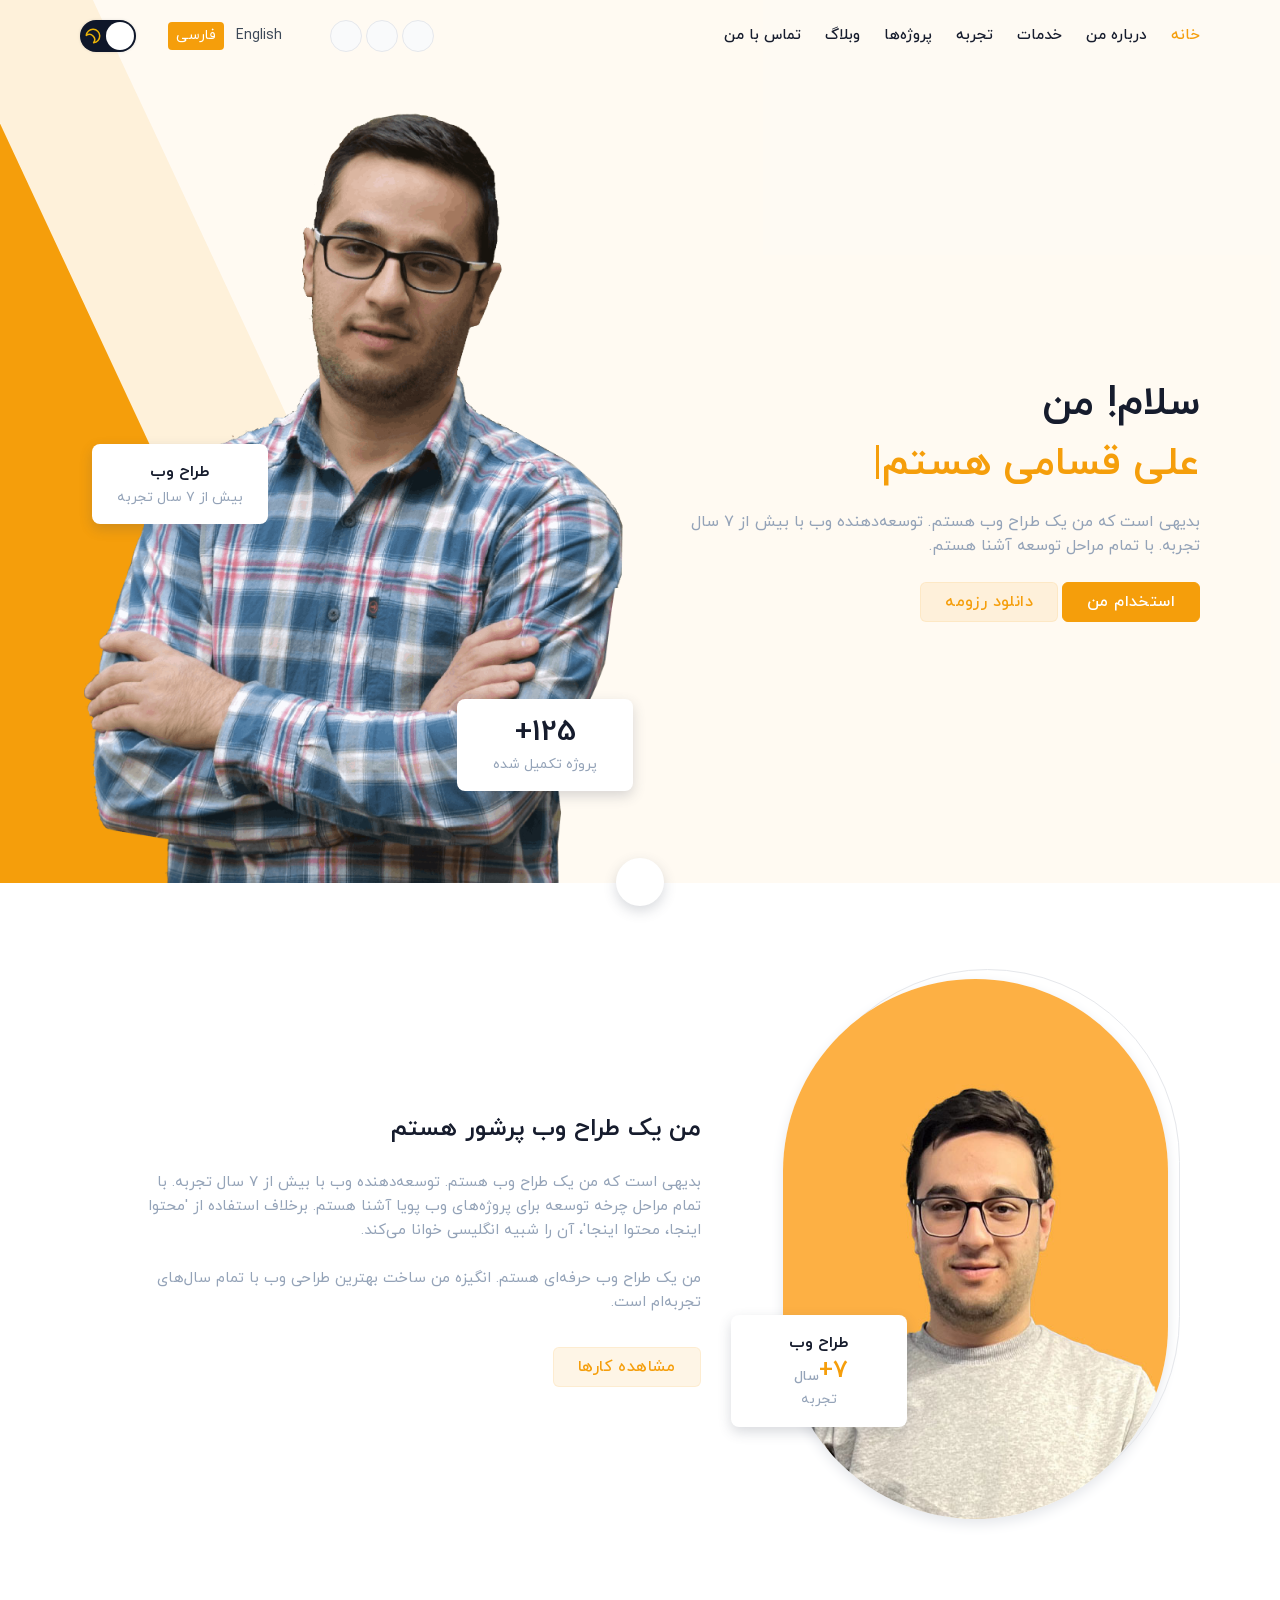
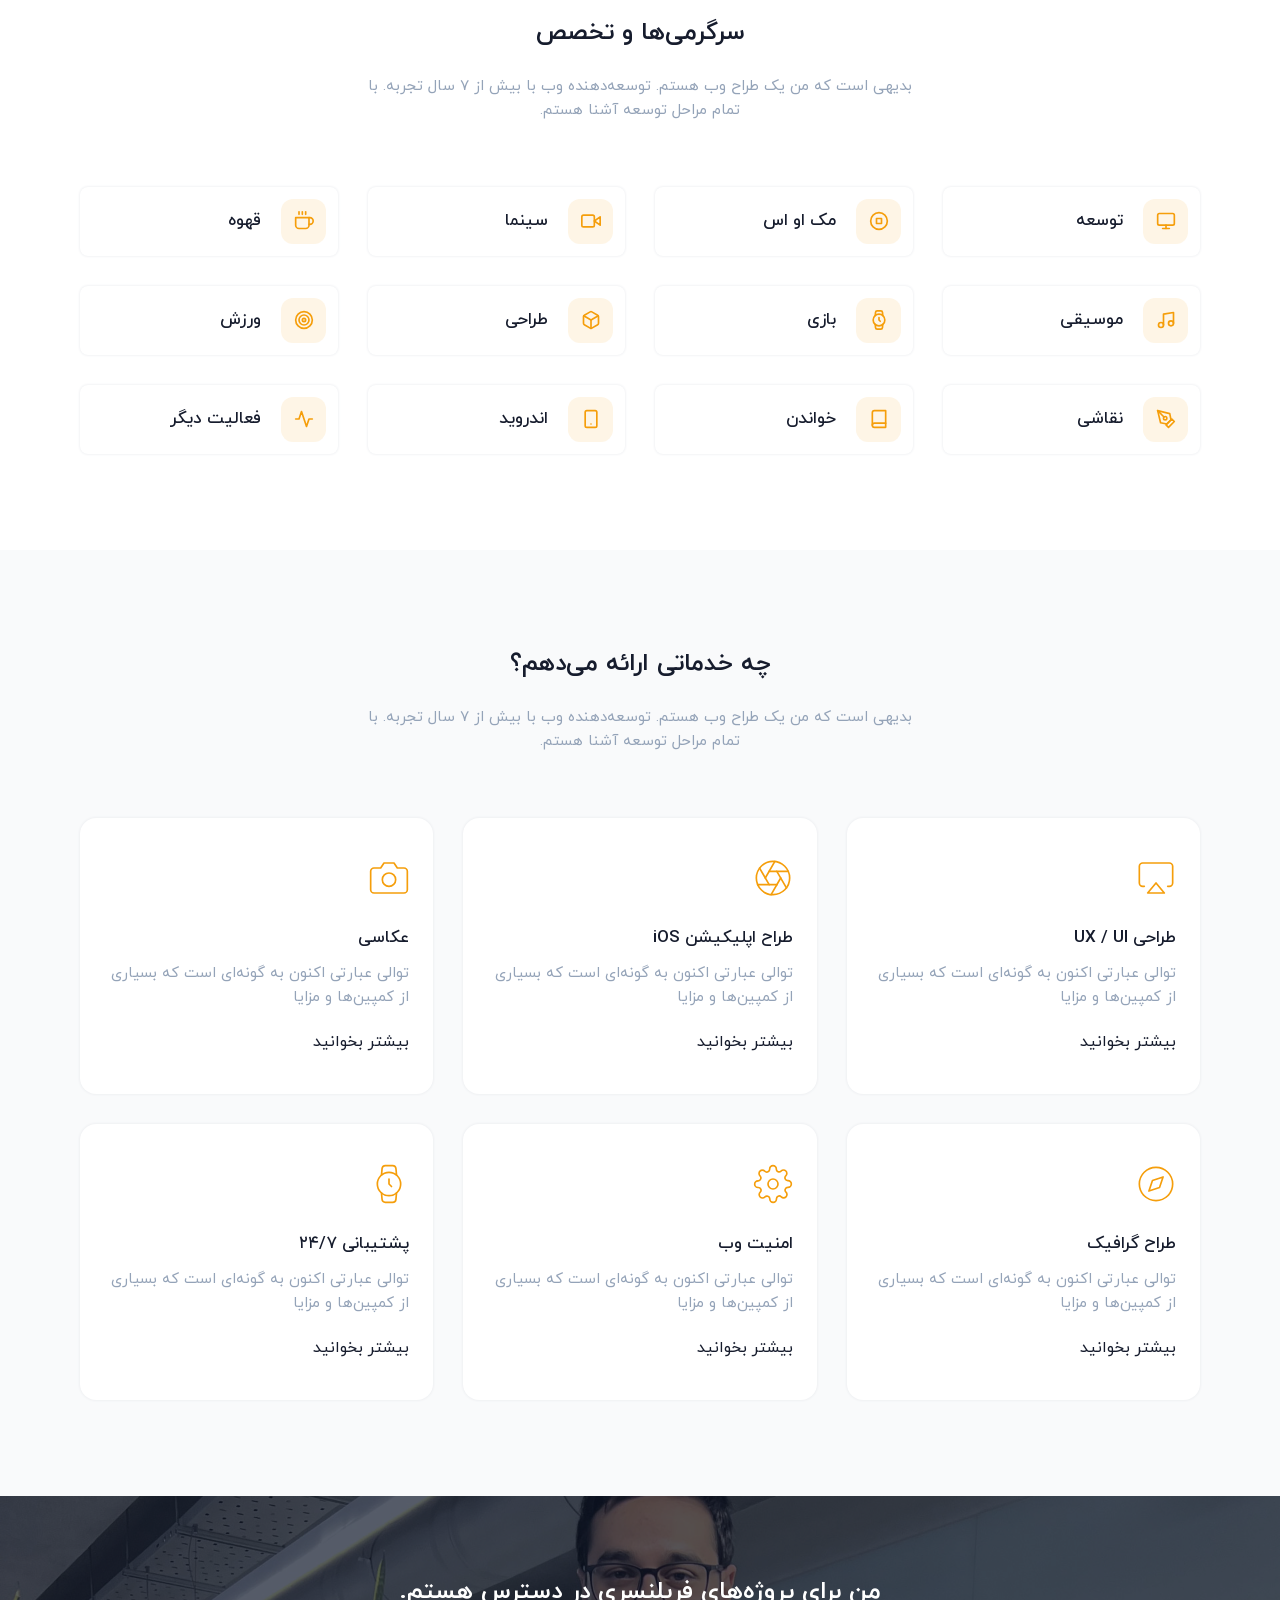
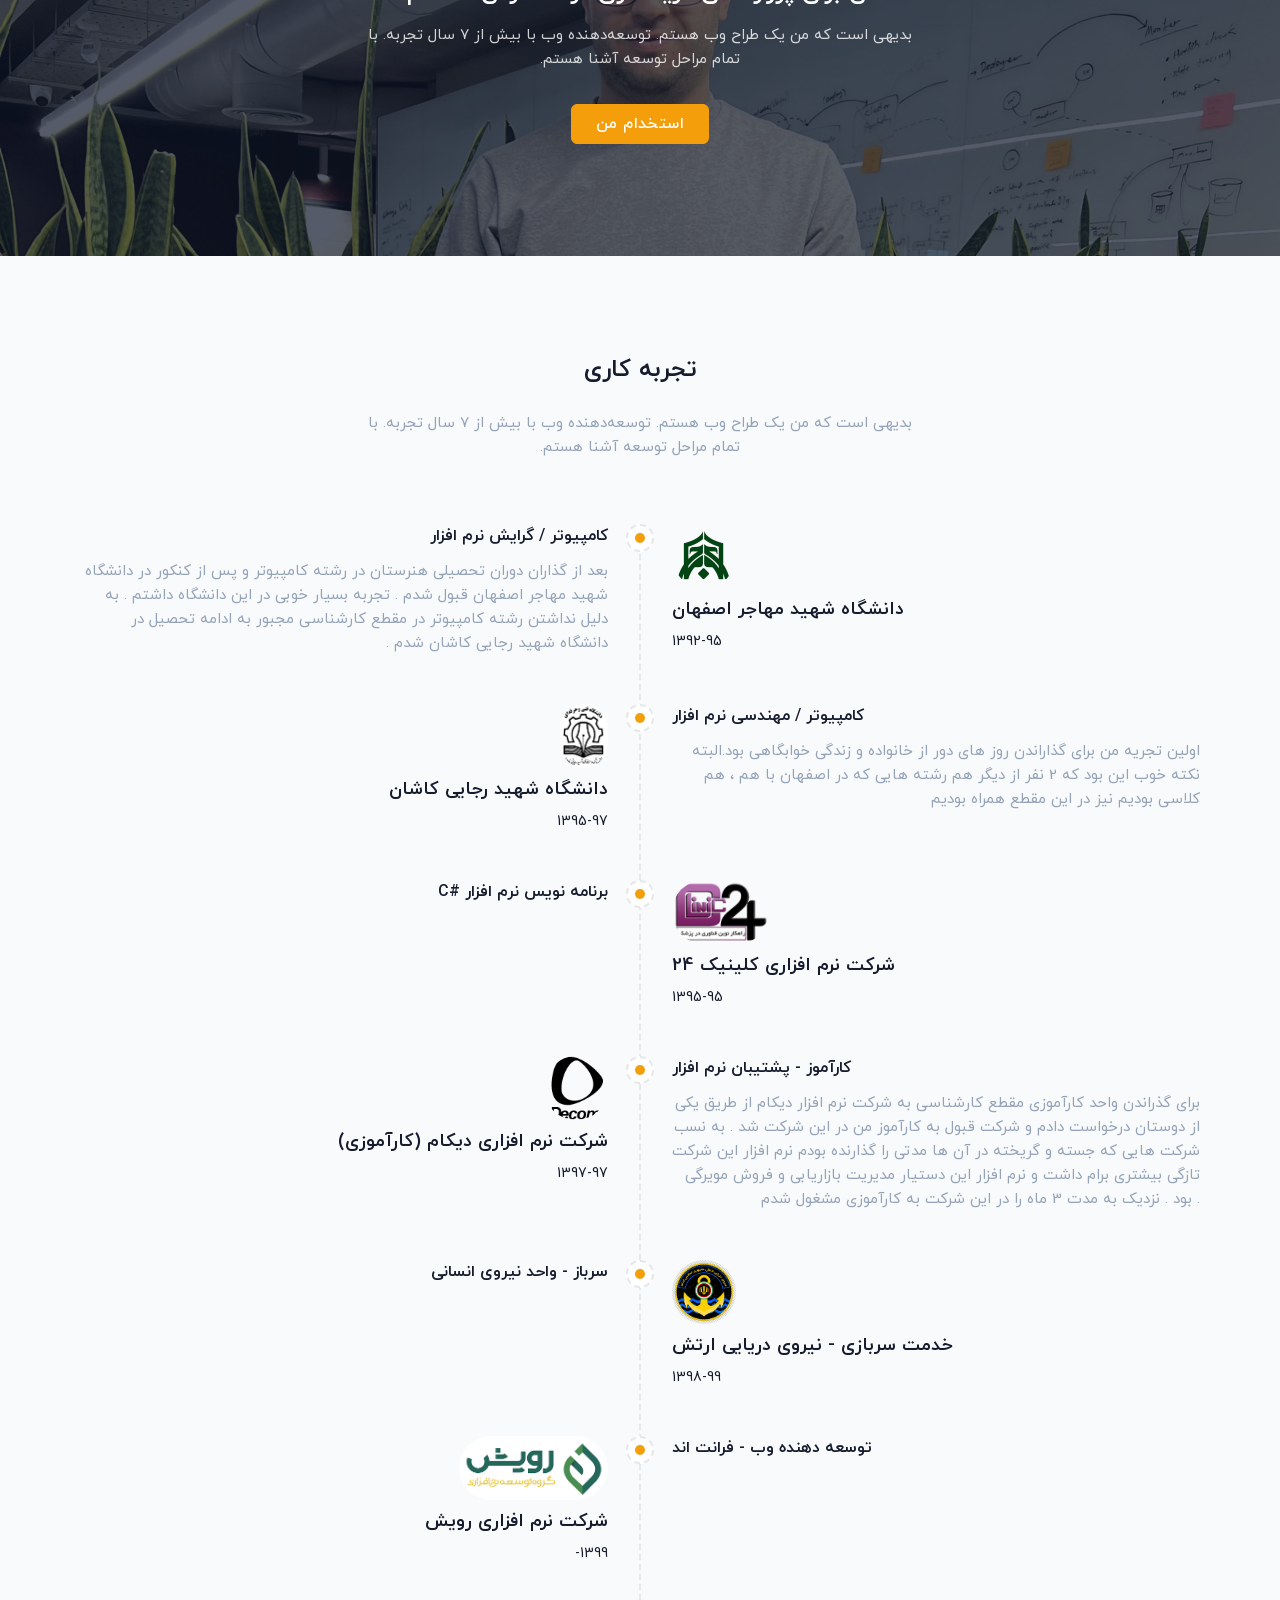
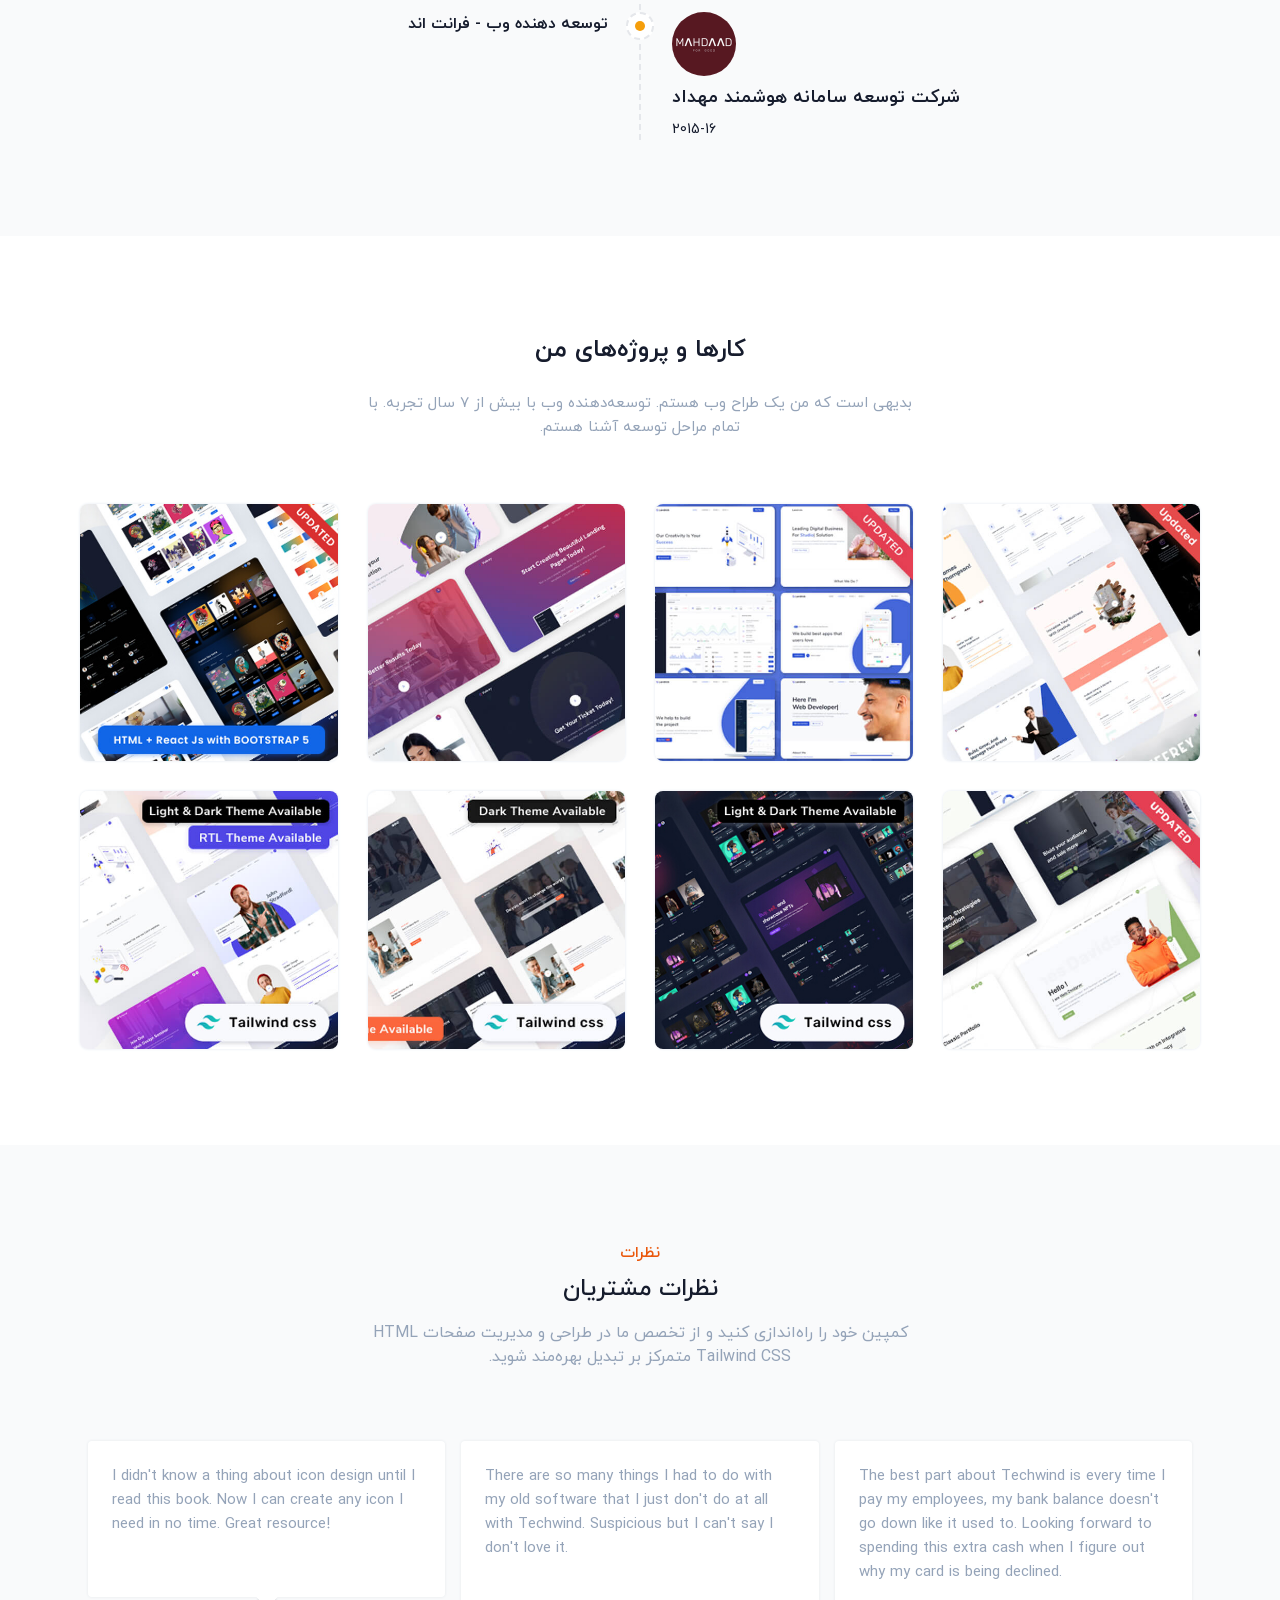
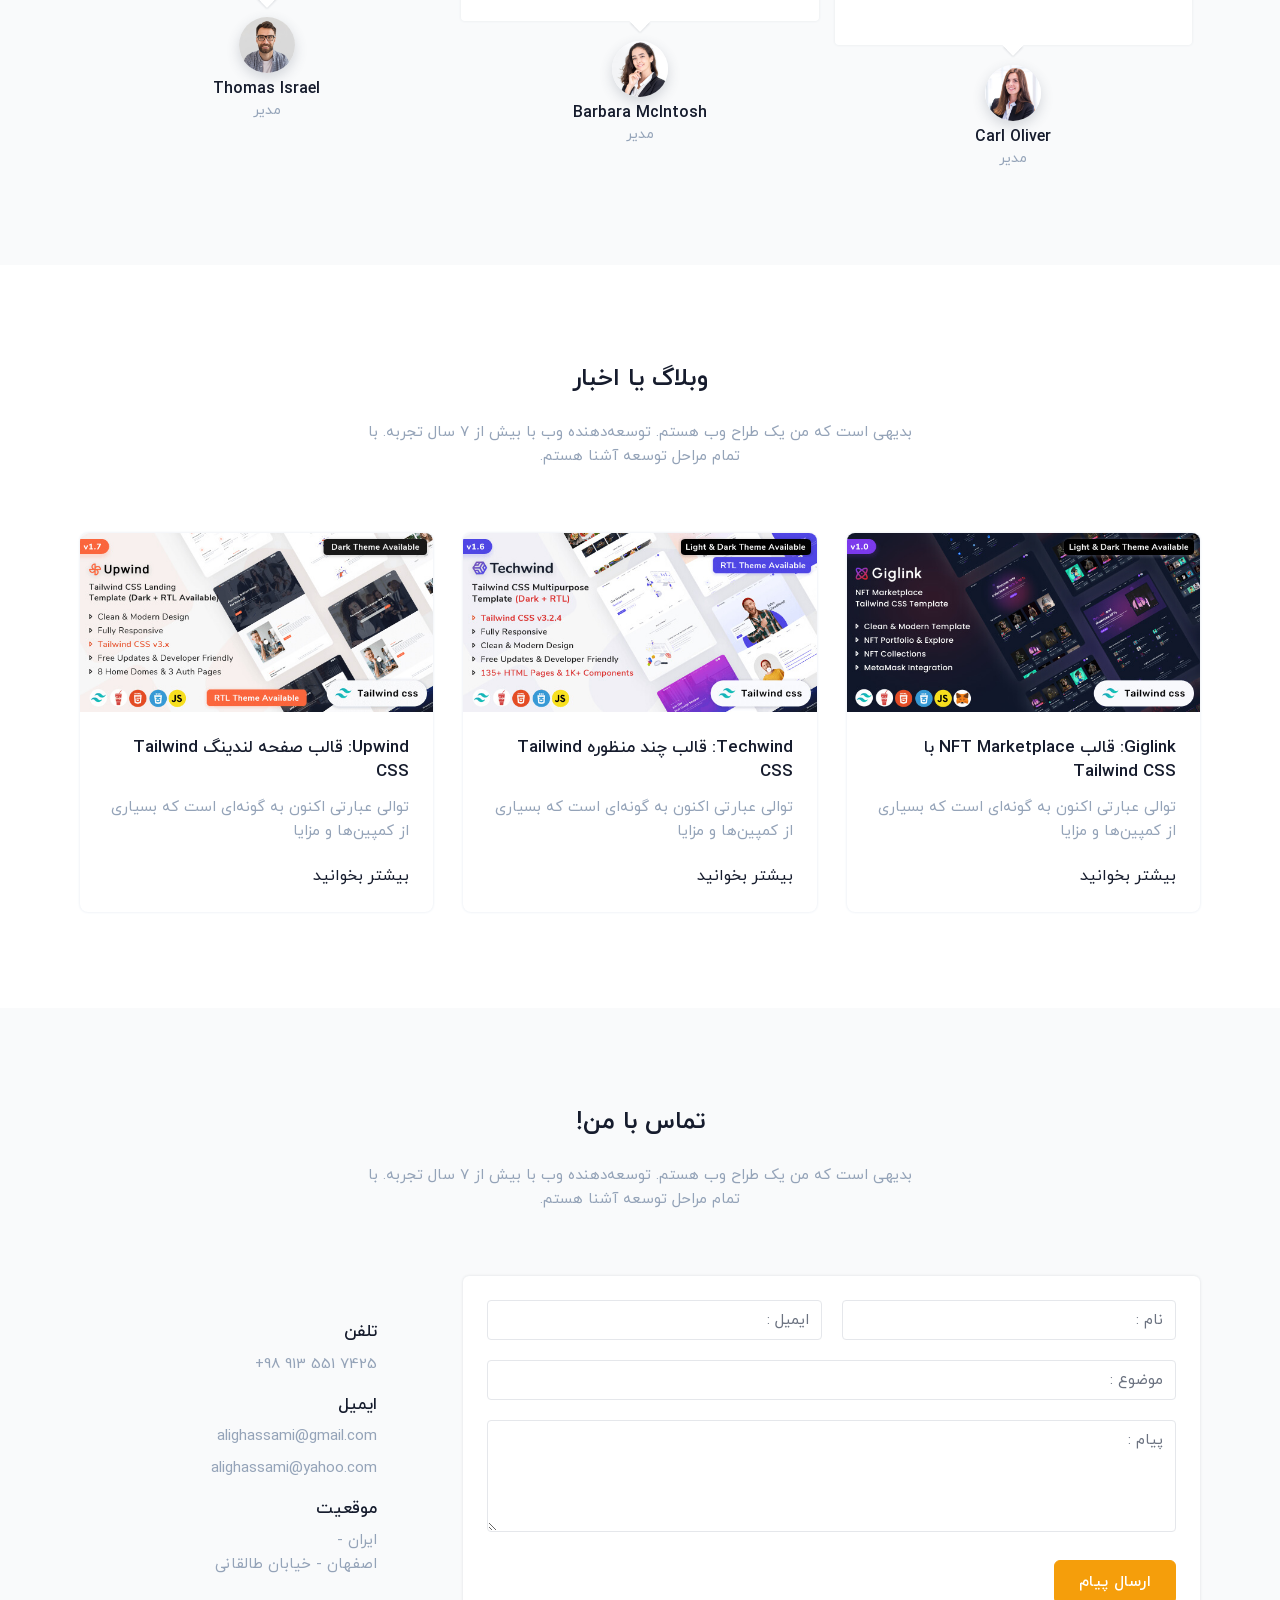
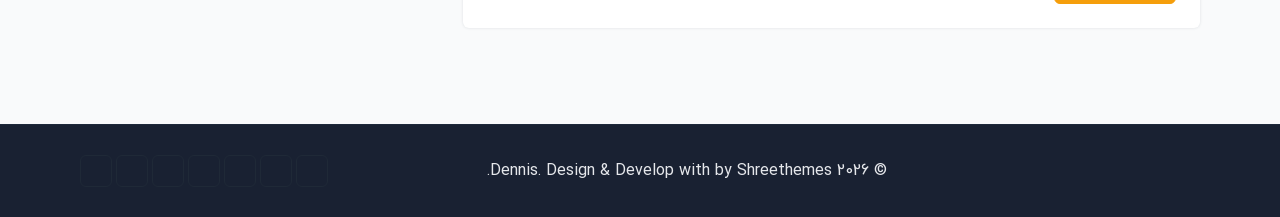
<file: index.html>
<!DOCTYPE html><html  lang="fa" dir="rtl" class="light scroll-smooth"><head><meta charset="utf-8"><meta name="viewport" content="width=device-width, initial-scale=1, maximum-scale=1, user-scalable=no"><title>Ali Ghasami - Portfolio</title><link rel="stylesheet" href="/assets/entry.-MDvVQZy.css" crossorigin><link rel="stylesheet" href="/assets/blog.BiEk7v8n.css" crossorigin><link rel="preload" as="fetch" crossorigin="anonymous" href="/_payload.json?fbbff3a5-87f3-4883-be28-6247abddc9f6"><link rel="modulepreload" as="script" crossorigin href="/assets/7tMDLmkh.js"><link rel="modulepreload" as="script" crossorigin href="/assets/DM3RX-Na.js"><link rel="modulepreload" as="script" crossorigin href="/assets/BLH0BS8F.js"><link rel="modulepreload" as="script" crossorigin href="/assets/B5wRdMu_.js"><link rel="modulepreload" as="script" crossorigin href="/assets/85qxjM7p.js"><link rel="preload" as="fetch" fetchpriority="low" crossorigin="anonymous" href="/assets/builds/meta/fbbff3a5-87f3-4883-be28-6247abddc9f6.json"><link rel="prefetch" as="image" type="image/jpeg" href="/assets/bg1.BtmJhUcN.jpg"><link rel="prefetch" as="image" type="image/jpeg" href="/assets/bg3.C2Nlc9_w.jpg"><link rel="prefetch" as="image" type="image/jpeg" href="/assets/service_back.BSdhbcw9.jpg"><link rel="prefetch" as="image" type="image/png" href="/assets/hero_image.CNHCDO2t.png"><link rel="prefetch" as="image" type="image/jpeg" href="/assets/ali-ghasami.BTiGa5Q4.jpg"><link rel="prefetch" as="image" type="image/png" href="/assets/mohajer.B39wvjGe.png"><link rel="prefetch" as="image" type="image/png" href="/assets/rajae.DTbNyl6z.png"><link rel="prefetch" as="image" type="image/png" href="/assets/clinik_24.DwPuObOM.png"><link rel="prefetch" as="image" type="image/png" href="/assets/decom.2ySd0EJl.png"><link rel="prefetch" as="image" type="image/jpeg" href="/assets/artesh.BBLUuPCj.jpg"><link rel="prefetch" as="image" type="image/png" href="/assets/rooyesh.Bx1oUdn9.png"><link rel="prefetch" as="image" type="image/webp" href="/assets/mahdaad.DhE1pvFG.webp"><link rel="prefetch" as="image" type="image/jpeg" href="/assets/1.D5hSEA1M.jpg"><link rel="prefetch" as="image" type="image/jpeg" href="/assets/2.DDXTw6uE.jpg"><link rel="prefetch" as="image" type="image/jpeg" href="/assets/3.DkwgnK3B.jpg"><link rel="prefetch" as="image" type="image/jpeg" href="/assets/4.fE6TrWvm.jpg"><link rel="prefetch" as="image" type="image/jpeg" href="/assets/5.BnbSdA83.jpg"><link rel="prefetch" as="image" type="image/jpeg" href="/assets/6.DrRCWDp4.jpg"><link rel="prefetch" as="image" type="image/jpeg" href="/assets/7.DFWiqA9w.jpg"><link rel="prefetch" as="image" type="image/jpeg" href="/assets/8.BxgdcGdO.jpg"><link rel="prefetch" as="image" type="image/jpeg" href="/assets/01.-4QesCJS.jpg"><link rel="prefetch" as="image" type="image/jpeg" href="/assets/02.DSq26nA4.jpg"><link rel="prefetch" as="image" type="image/jpeg" href="/assets/03.CwdQHMIX.jpg"><link rel="prefetch" as="image" type="image/jpeg" href="/assets/04.NvE4VryN.jpg"><link rel="prefetch" as="image" type="image/jpeg" href="/assets/01_giglink.n6kwHnKX.jpg"><link rel="prefetch" as="image" type="image/jpeg" href="/assets/01_techwind.BIEiJA5h.jpg"><link rel="prefetch" as="image" type="image/jpeg" href="/assets/01_upwind.BrAATQXg.jpg"><meta name="description" content><meta name="format-detection" content="telephone=no"><script type="module" src="/assets/7tMDLmkh.js" crossorigin></script><script id="unhead:payload" type="application/json">{"title":"Ali Ghasami - Portfolio","titleTemplate":"Ali Ghasami - Portfolio"}</script></head><body  class="text-base text-black dark:text-white dark:bg-slate-900"><div id="__nuxt"></div><div id="teleports"></div><script type="application/json" data-nuxt-data="nuxt-app" data-ssr="true" id="__NUXT_DATA__" data-src="/_payload.json?fbbff3a5-87f3-4883-be28-6247abddc9f6">[{"state":1,"once":10,"_errors":11,"serverRendered":6,"path":13,"prerenderedAt":14},["Reactive",2],{"$si18n:cached-locale-configs":3,"$si18n:resolved-locale":9},{"en":4,"fa":7},{"fallbacks":5,"cacheable":6},[],true,{"fallbacks":8,"cacheable":6},[],"",["Set"],["ShallowReactive",12],{},"/",1770295485419]</script><script>window.__NUXT__={};window.__NUXT__.config={public:{i18n:{baseUrl:"",defaultLocale:"fa",rootRedirect:"",redirectStatusCode:302,skipSettingLocaleOnNavigate:false,locales:[{code:"en",name:"English",dir:"ltr",language:""},{code:"fa",name:"فارسی",dir:"rtl",language:""}],detectBrowserLanguage:{alwaysRedirect:false,cookieCrossOrigin:false,cookieDomain:"",cookieKey:"i18n_redirected",cookieSecure:false,fallbackLocale:"",redirectOn:"root",useCookie:true},experimental:{localeDetector:"",typedPages:true,typedOptionsAndMessages:false,alternateLinkCanonicalQueries:true,devCache:false,cacheLifetime:"",stripMessagesPayload:false,preload:false,strictSeo:false,nitroContextDetection:true,httpCacheDuration:10},domainLocales:{en:{domain:""},fa:{domain:""}}}},app:{baseURL:"/",buildId:"fbbff3a5-87f3-4883-be28-6247abddc9f6",buildAssetsDir:"assets",cdnURL:""}}</script></body></html>
</file>
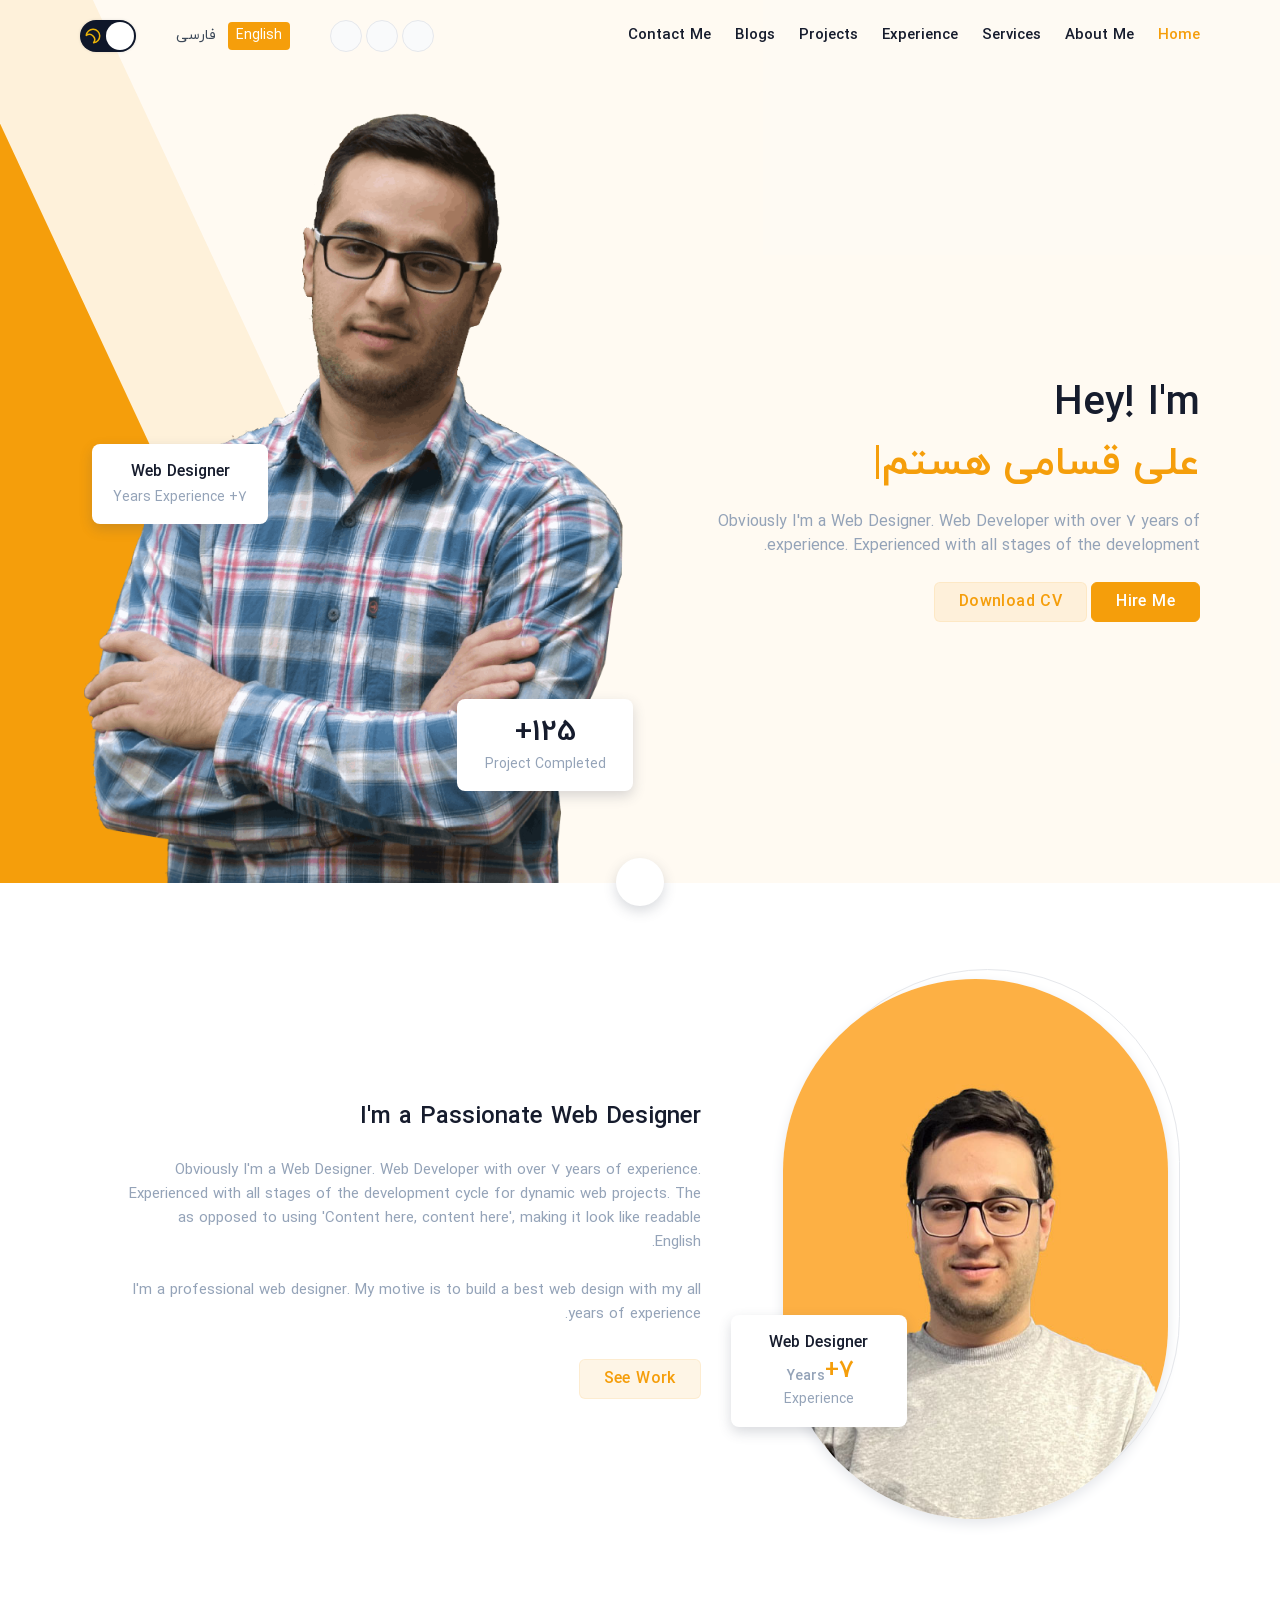
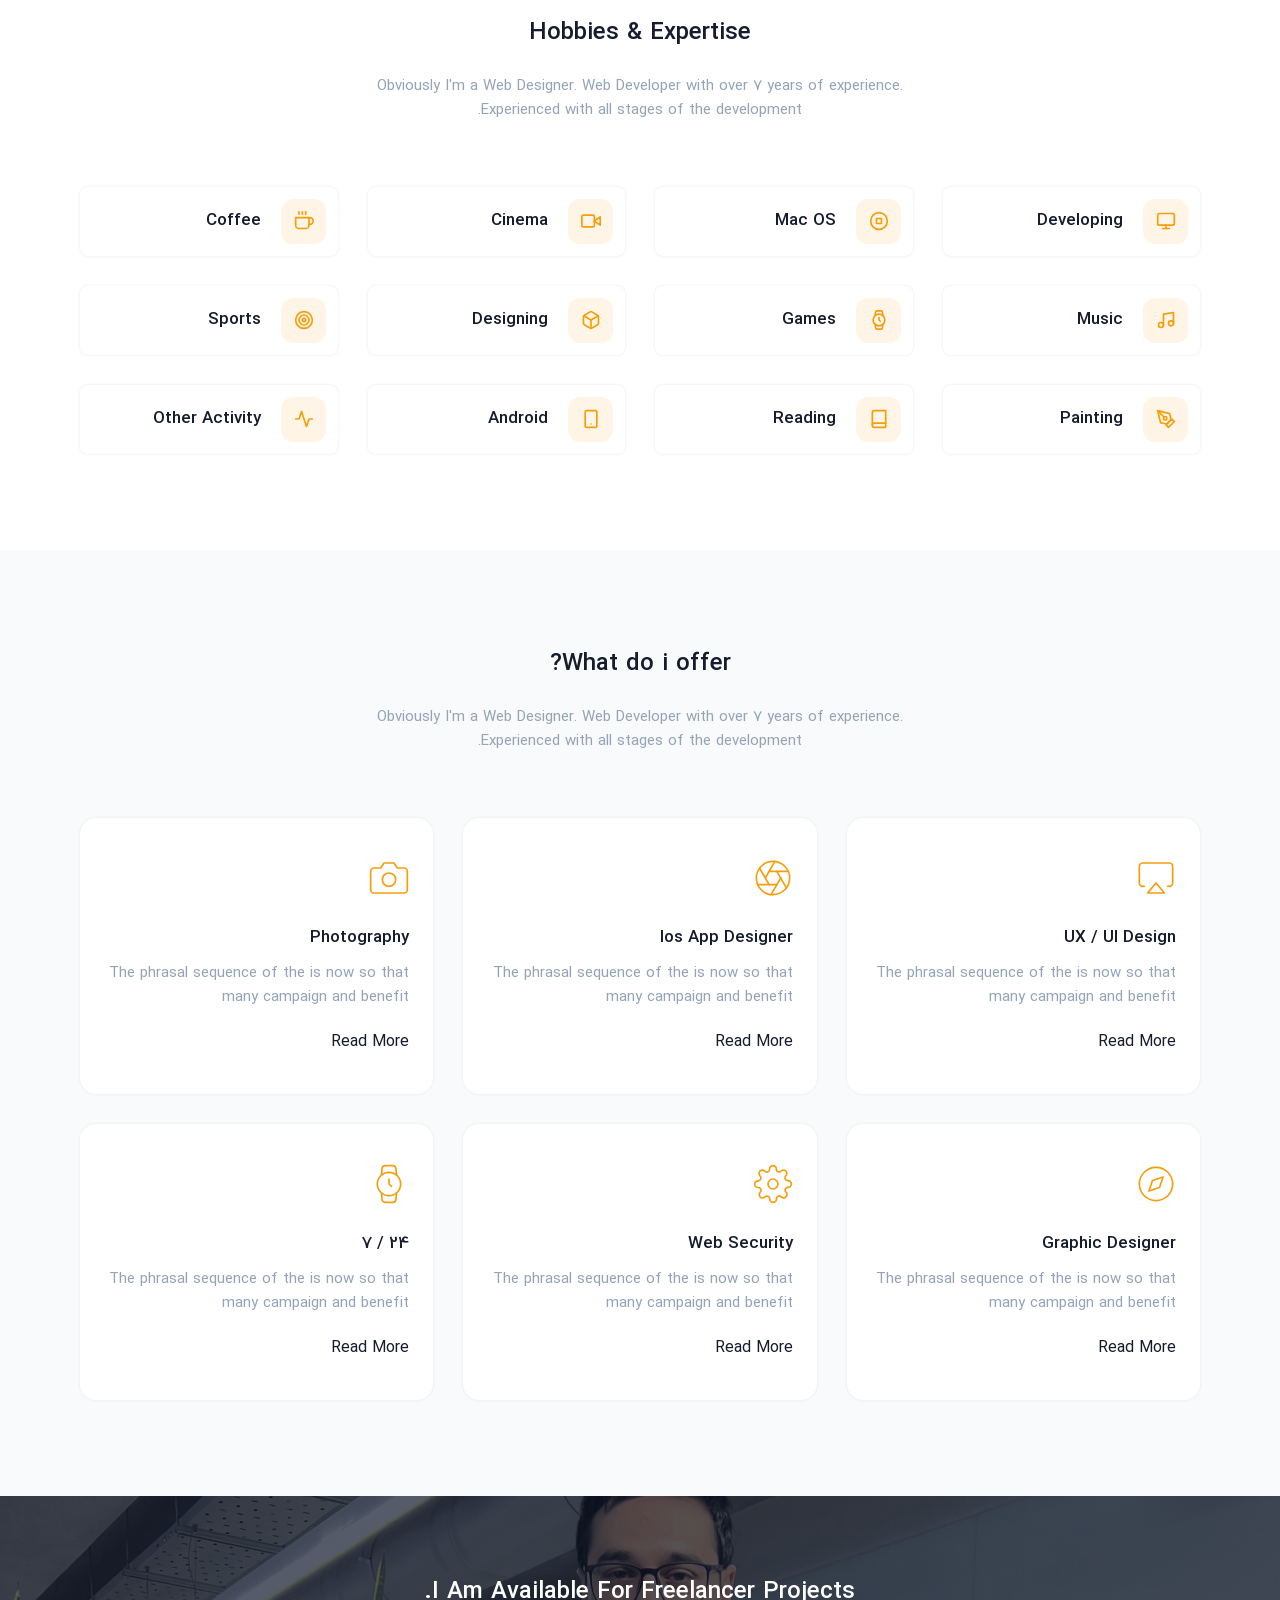
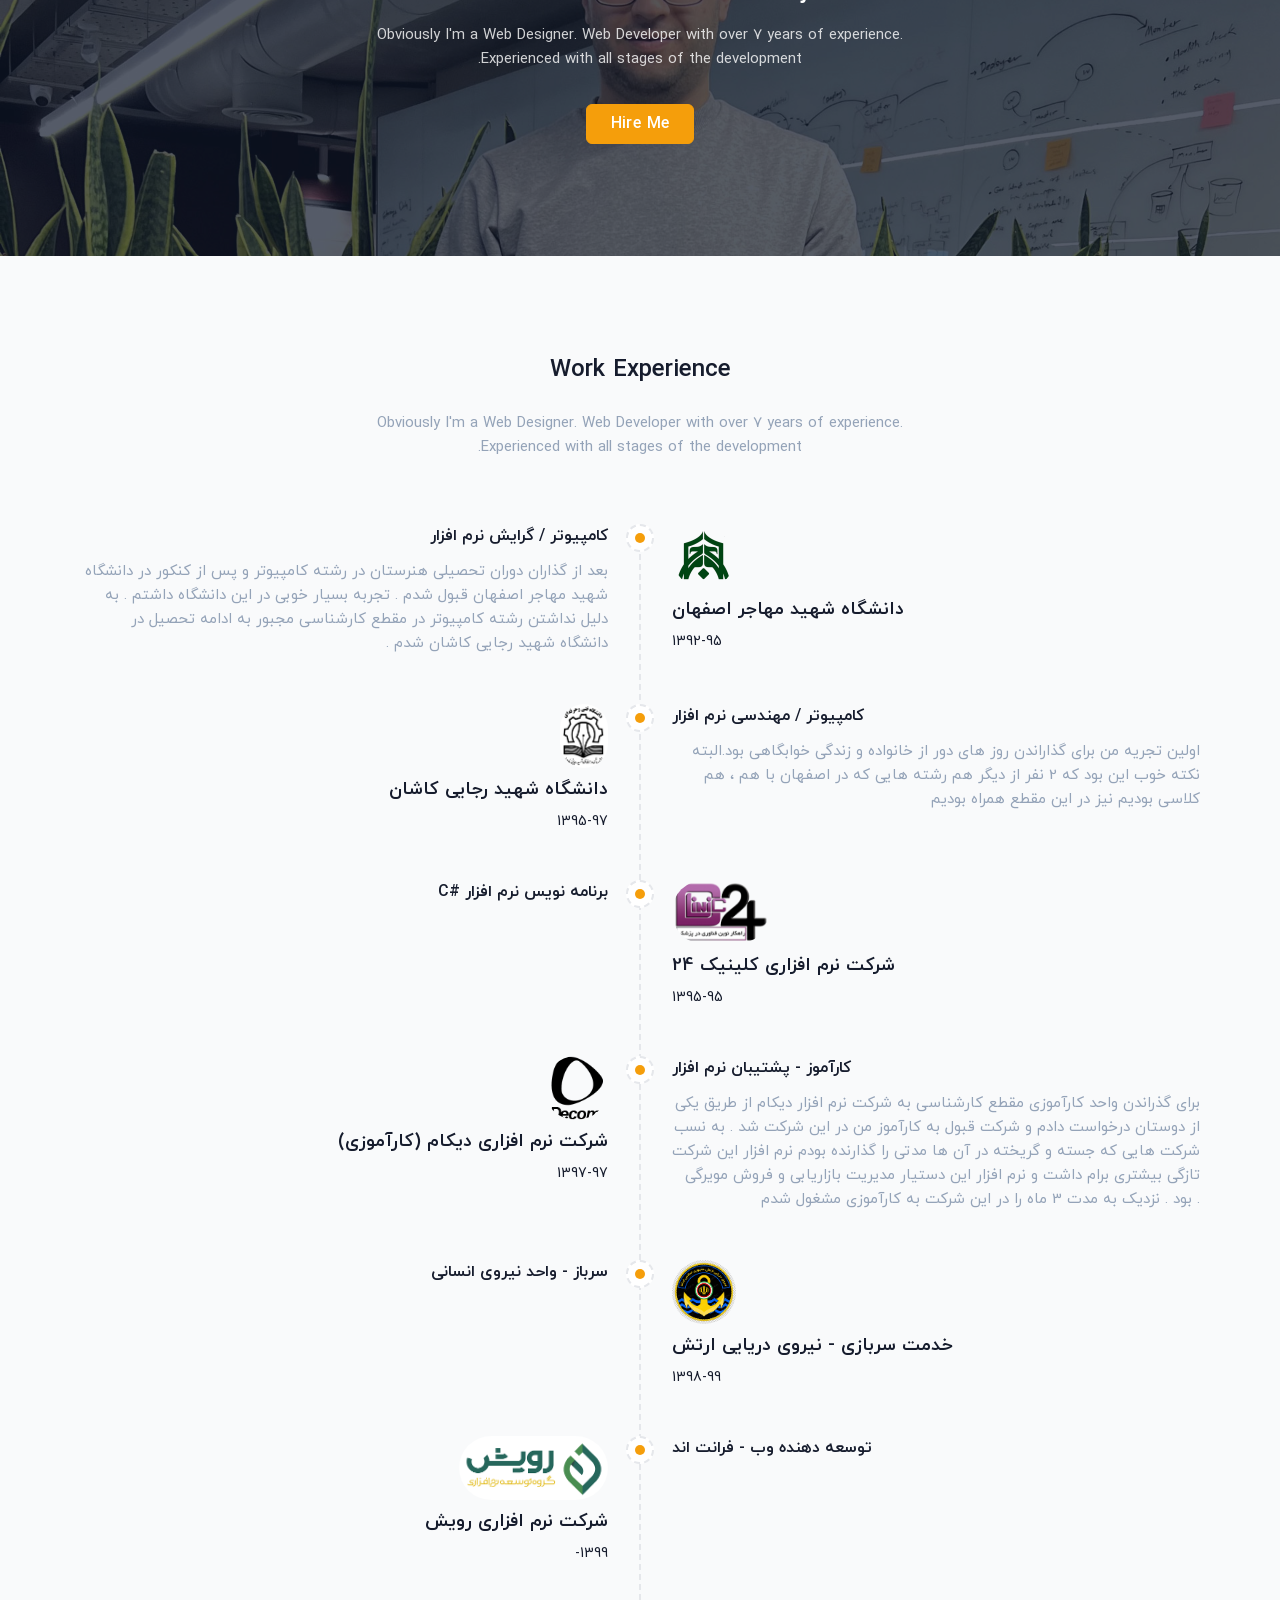
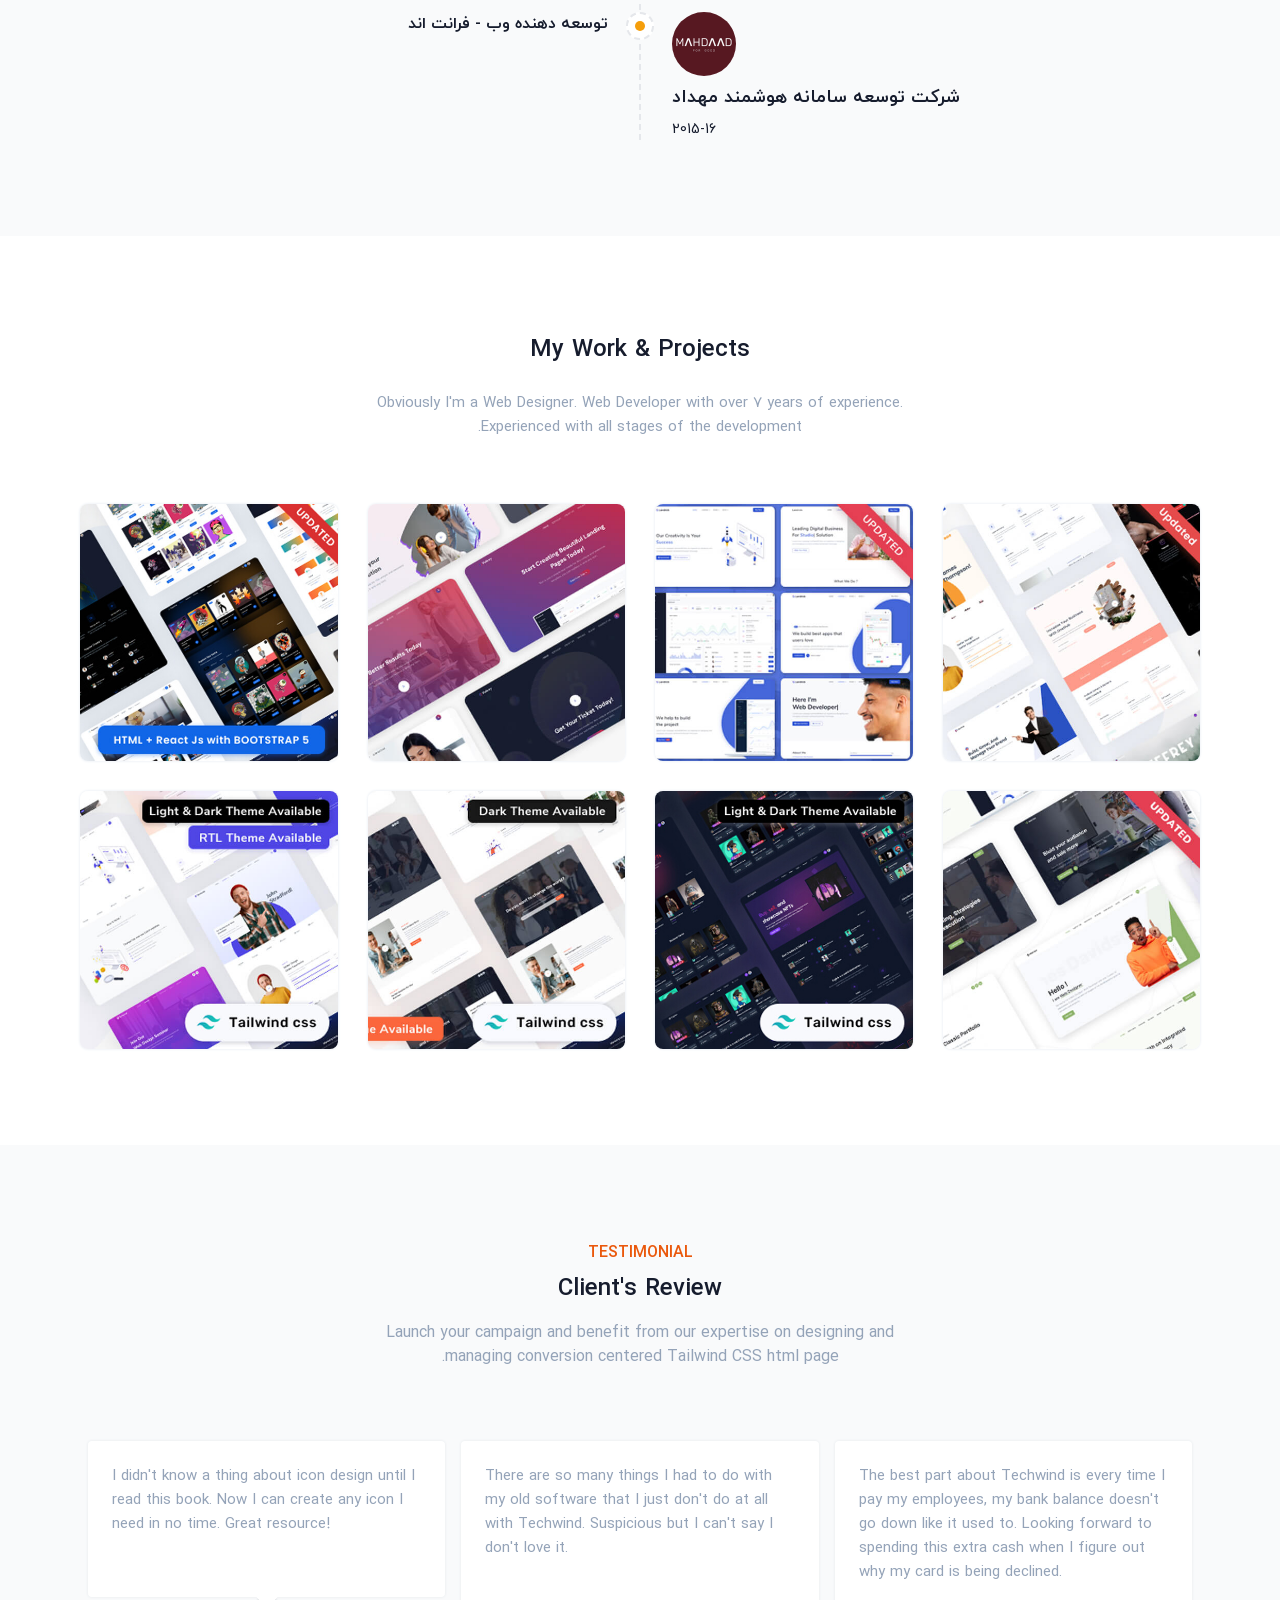
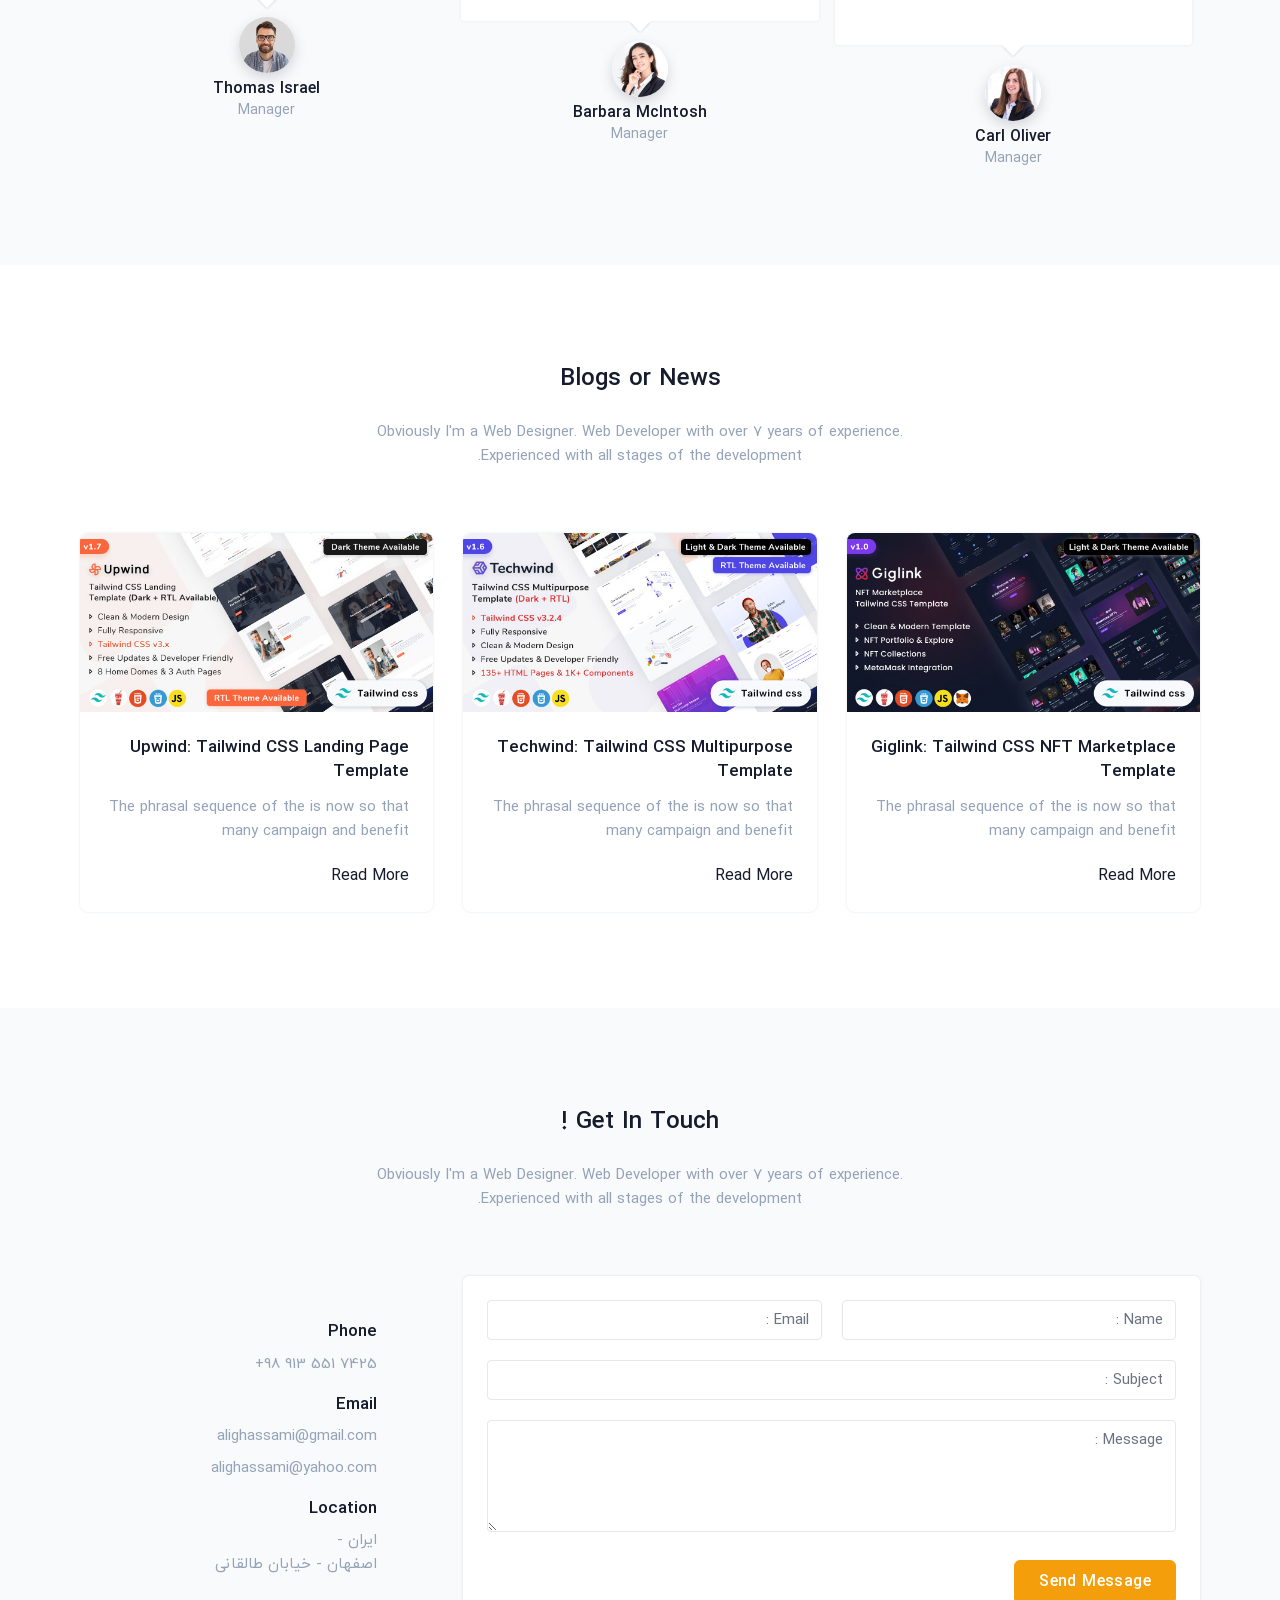
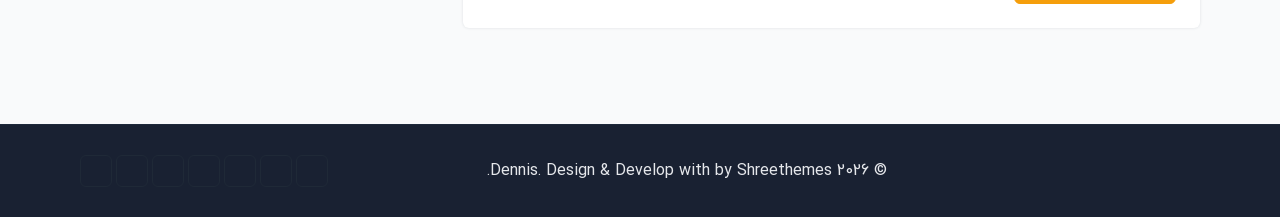
<file: en/index.html>
<!DOCTYPE html><html  lang="fa" dir="rtl" class="light scroll-smooth"><head><meta charset="utf-8"><meta name="viewport" content="width=device-width, initial-scale=1, maximum-scale=1, user-scalable=no"><title>Ali Ghasami - Portfolio</title><link rel="stylesheet" href="/assets/entry.-MDvVQZy.css" crossorigin><link rel="stylesheet" href="/assets/blog.BiEk7v8n.css" crossorigin><link rel="preload" as="fetch" crossorigin="anonymous" href="/en/_payload.json?fbbff3a5-87f3-4883-be28-6247abddc9f6"><link rel="modulepreload" as="script" crossorigin href="/assets/7tMDLmkh.js"><link rel="modulepreload" as="script" crossorigin href="/assets/DM3RX-Na.js"><link rel="modulepreload" as="script" crossorigin href="/assets/BLH0BS8F.js"><link rel="modulepreload" as="script" crossorigin href="/assets/B5wRdMu_.js"><link rel="modulepreload" as="script" crossorigin href="/assets/85qxjM7p.js"><link rel="preload" as="fetch" fetchpriority="low" crossorigin="anonymous" href="/assets/builds/meta/fbbff3a5-87f3-4883-be28-6247abddc9f6.json"><link rel="prefetch" as="image" type="image/jpeg" href="/assets/bg1.BtmJhUcN.jpg"><link rel="prefetch" as="image" type="image/jpeg" href="/assets/bg3.C2Nlc9_w.jpg"><link rel="prefetch" as="image" type="image/jpeg" href="/assets/service_back.BSdhbcw9.jpg"><link rel="prefetch" as="image" type="image/png" href="/assets/hero_image.CNHCDO2t.png"><link rel="prefetch" as="image" type="image/jpeg" href="/assets/ali-ghasami.BTiGa5Q4.jpg"><link rel="prefetch" as="image" type="image/png" href="/assets/mohajer.B39wvjGe.png"><link rel="prefetch" as="image" type="image/png" href="/assets/rajae.DTbNyl6z.png"><link rel="prefetch" as="image" type="image/png" href="/assets/clinik_24.DwPuObOM.png"><link rel="prefetch" as="image" type="image/png" href="/assets/decom.2ySd0EJl.png"><link rel="prefetch" as="image" type="image/jpeg" href="/assets/artesh.BBLUuPCj.jpg"><link rel="prefetch" as="image" type="image/png" href="/assets/rooyesh.Bx1oUdn9.png"><link rel="prefetch" as="image" type="image/webp" href="/assets/mahdaad.DhE1pvFG.webp"><link rel="prefetch" as="image" type="image/jpeg" href="/assets/1.D5hSEA1M.jpg"><link rel="prefetch" as="image" type="image/jpeg" href="/assets/2.DDXTw6uE.jpg"><link rel="prefetch" as="image" type="image/jpeg" href="/assets/3.DkwgnK3B.jpg"><link rel="prefetch" as="image" type="image/jpeg" href="/assets/4.fE6TrWvm.jpg"><link rel="prefetch" as="image" type="image/jpeg" href="/assets/5.BnbSdA83.jpg"><link rel="prefetch" as="image" type="image/jpeg" href="/assets/6.DrRCWDp4.jpg"><link rel="prefetch" as="image" type="image/jpeg" href="/assets/7.DFWiqA9w.jpg"><link rel="prefetch" as="image" type="image/jpeg" href="/assets/8.BxgdcGdO.jpg"><link rel="prefetch" as="image" type="image/jpeg" href="/assets/01.-4QesCJS.jpg"><link rel="prefetch" as="image" type="image/jpeg" href="/assets/02.DSq26nA4.jpg"><link rel="prefetch" as="image" type="image/jpeg" href="/assets/03.CwdQHMIX.jpg"><link rel="prefetch" as="image" type="image/jpeg" href="/assets/04.NvE4VryN.jpg"><link rel="prefetch" as="image" type="image/jpeg" href="/assets/01_giglink.n6kwHnKX.jpg"><link rel="prefetch" as="image" type="image/jpeg" href="/assets/01_techwind.BIEiJA5h.jpg"><link rel="prefetch" as="image" type="image/jpeg" href="/assets/01_upwind.BrAATQXg.jpg"><meta name="description" content><meta name="format-detection" content="telephone=no"><script type="module" src="/assets/7tMDLmkh.js" crossorigin></script><script id="unhead:payload" type="application/json">{"title":"Ali Ghasami - Portfolio","titleTemplate":"Ali Ghasami - Portfolio"}</script></head><body  class="text-base text-black dark:text-white dark:bg-slate-900"><div id="__nuxt"></div><div id="teleports"></div><script type="application/json" data-nuxt-data="nuxt-app" data-ssr="true" id="__NUXT_DATA__" data-src="/en/_payload.json?fbbff3a5-87f3-4883-be28-6247abddc9f6">[{"state":1,"once":10,"_errors":11,"serverRendered":6,"path":13,"prerenderedAt":14},["Reactive",2],{"$si18n:cached-locale-configs":3,"$si18n:resolved-locale":9},{"en":4,"fa":7},{"fallbacks":5,"cacheable":6},[],true,{"fallbacks":8,"cacheable":6},[],"en",["Set"],["ShallowReactive",12],{},"/en",1770295485550]</script><script>window.__NUXT__={};window.__NUXT__.config={public:{i18n:{baseUrl:"",defaultLocale:"fa",rootRedirect:"",redirectStatusCode:302,skipSettingLocaleOnNavigate:false,locales:[{code:"en",name:"English",dir:"ltr",language:""},{code:"fa",name:"فارسی",dir:"rtl",language:""}],detectBrowserLanguage:{alwaysRedirect:false,cookieCrossOrigin:false,cookieDomain:"",cookieKey:"i18n_redirected",cookieSecure:false,fallbackLocale:"",redirectOn:"root",useCookie:true},experimental:{localeDetector:"",typedPages:true,typedOptionsAndMessages:false,alternateLinkCanonicalQueries:true,devCache:false,cacheLifetime:"",stripMessagesPayload:false,preload:false,strictSeo:false,nitroContextDetection:true,httpCacheDuration:10},domainLocales:{en:{domain:""},fa:{domain:""}}}},app:{baseURL:"/",buildId:"fbbff3a5-87f3-4883-be28-6247abddc9f6",buildAssetsDir:"assets",cdnURL:""}}</script></body></html>
</file>
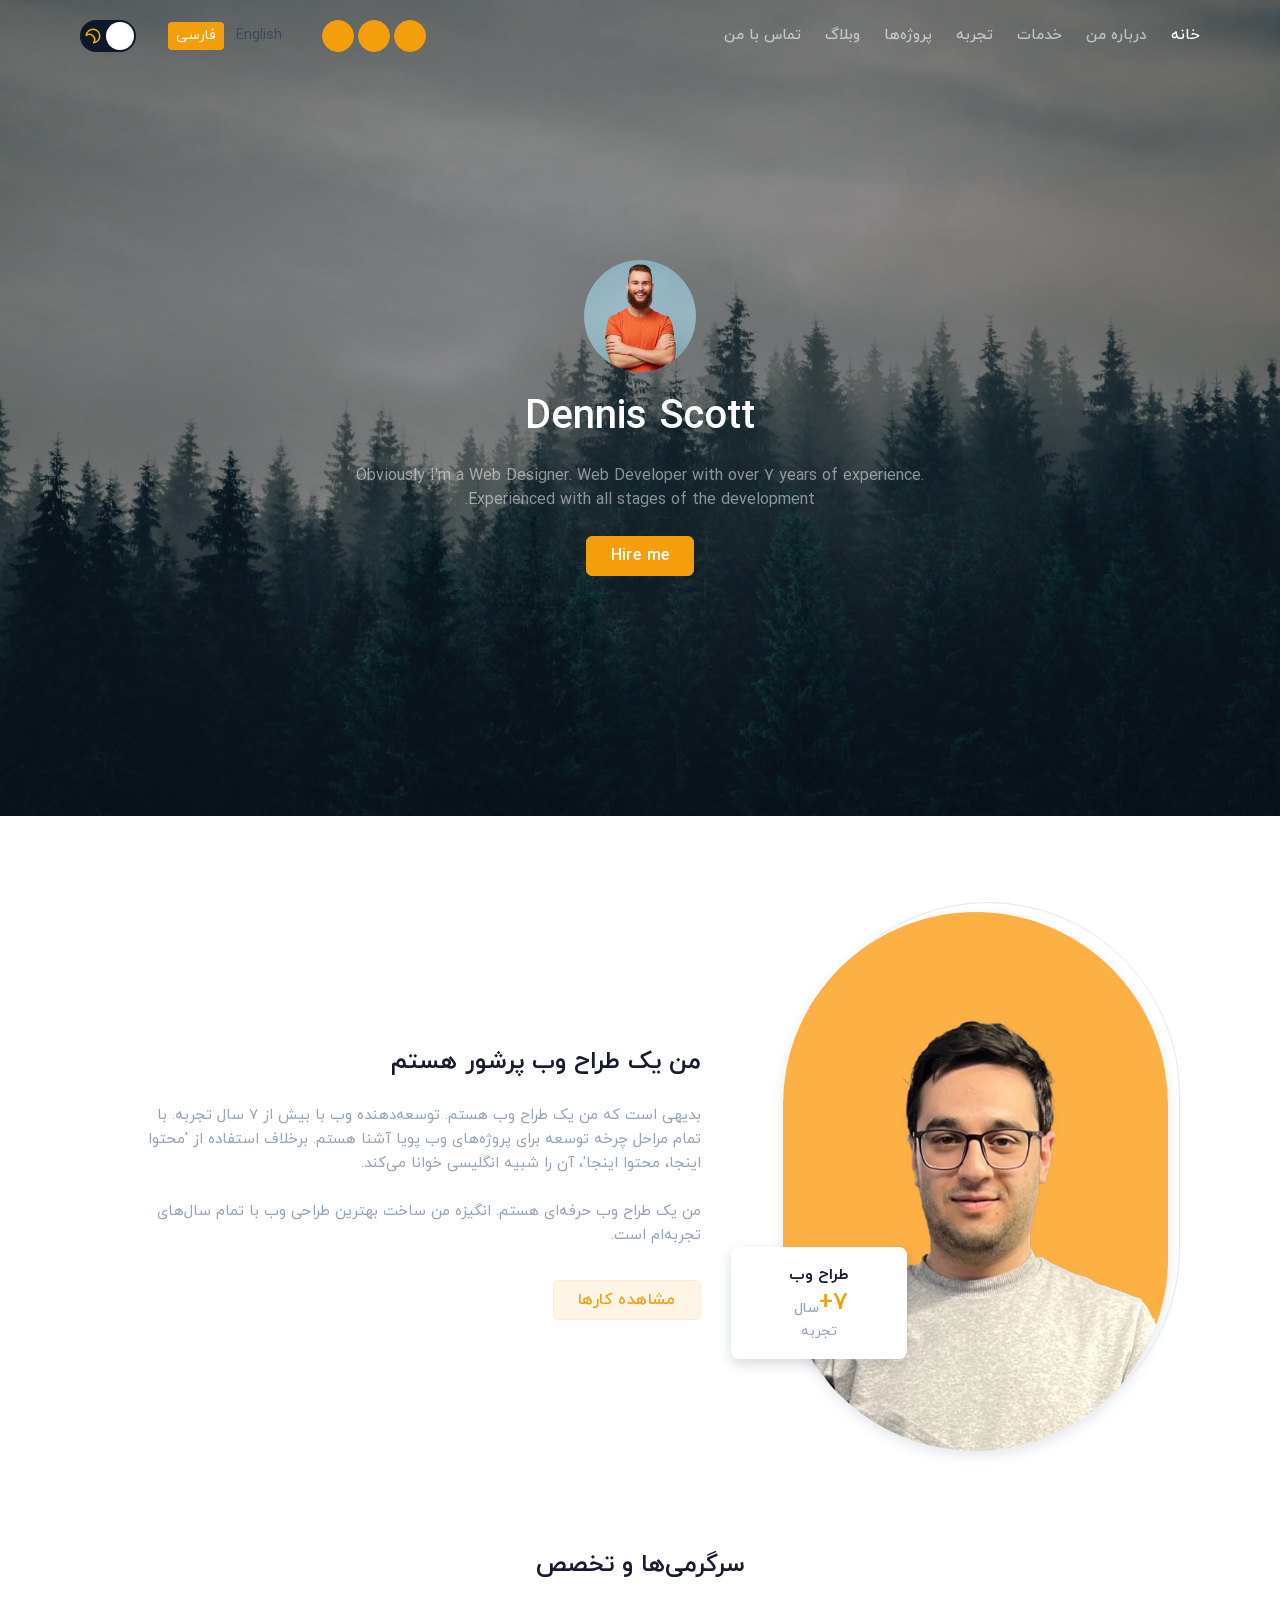
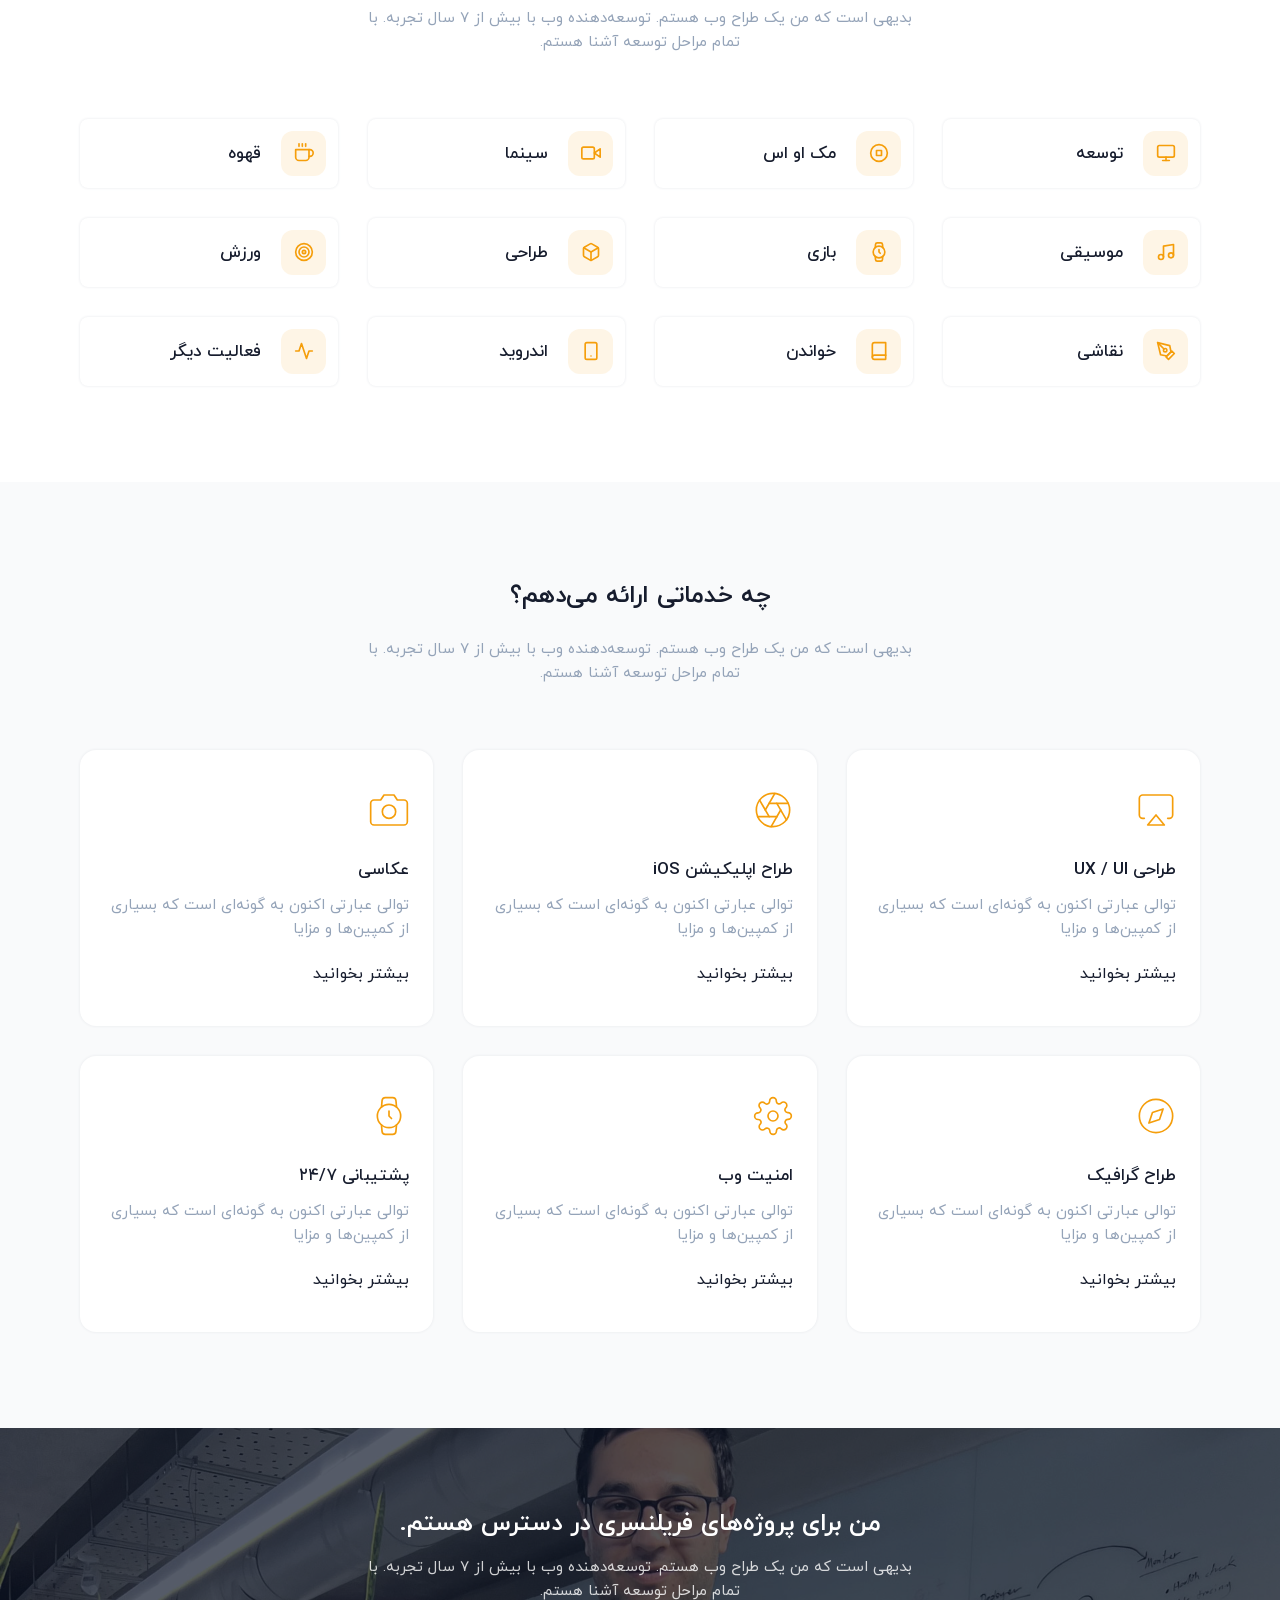
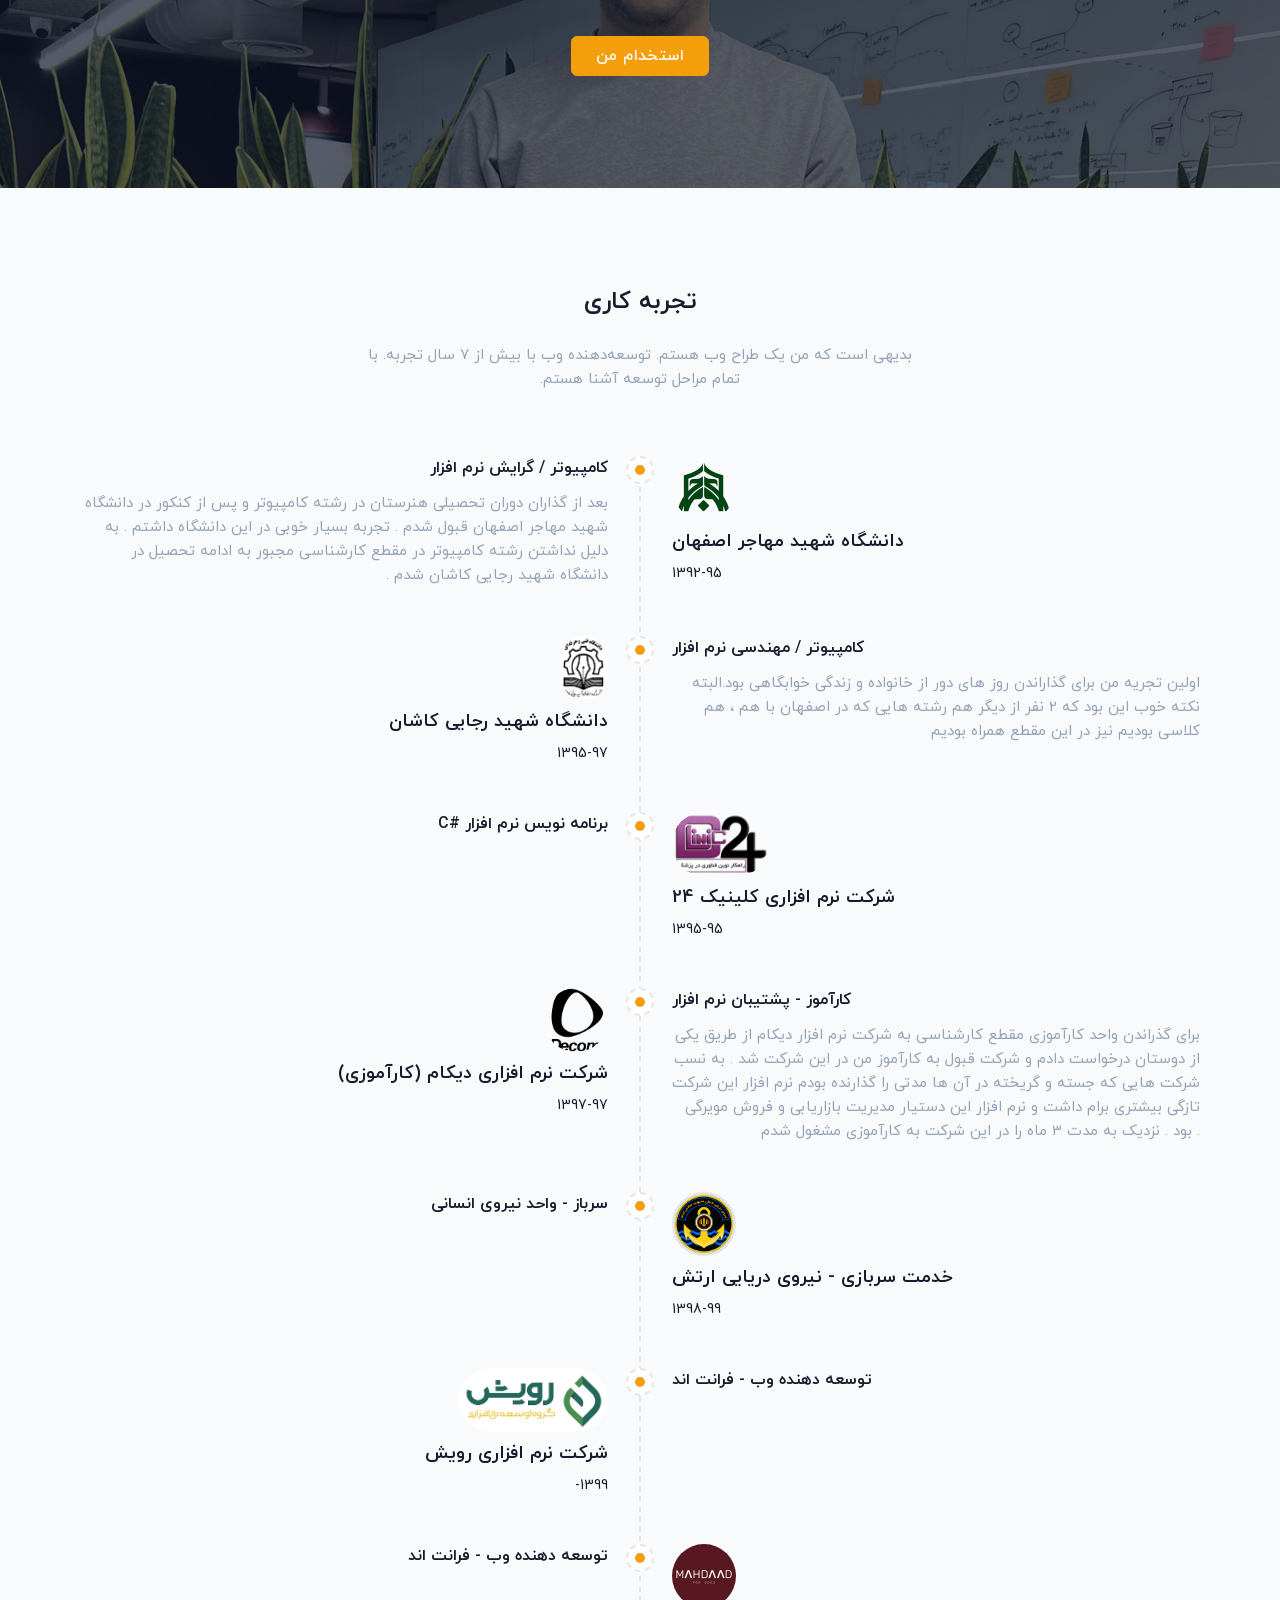
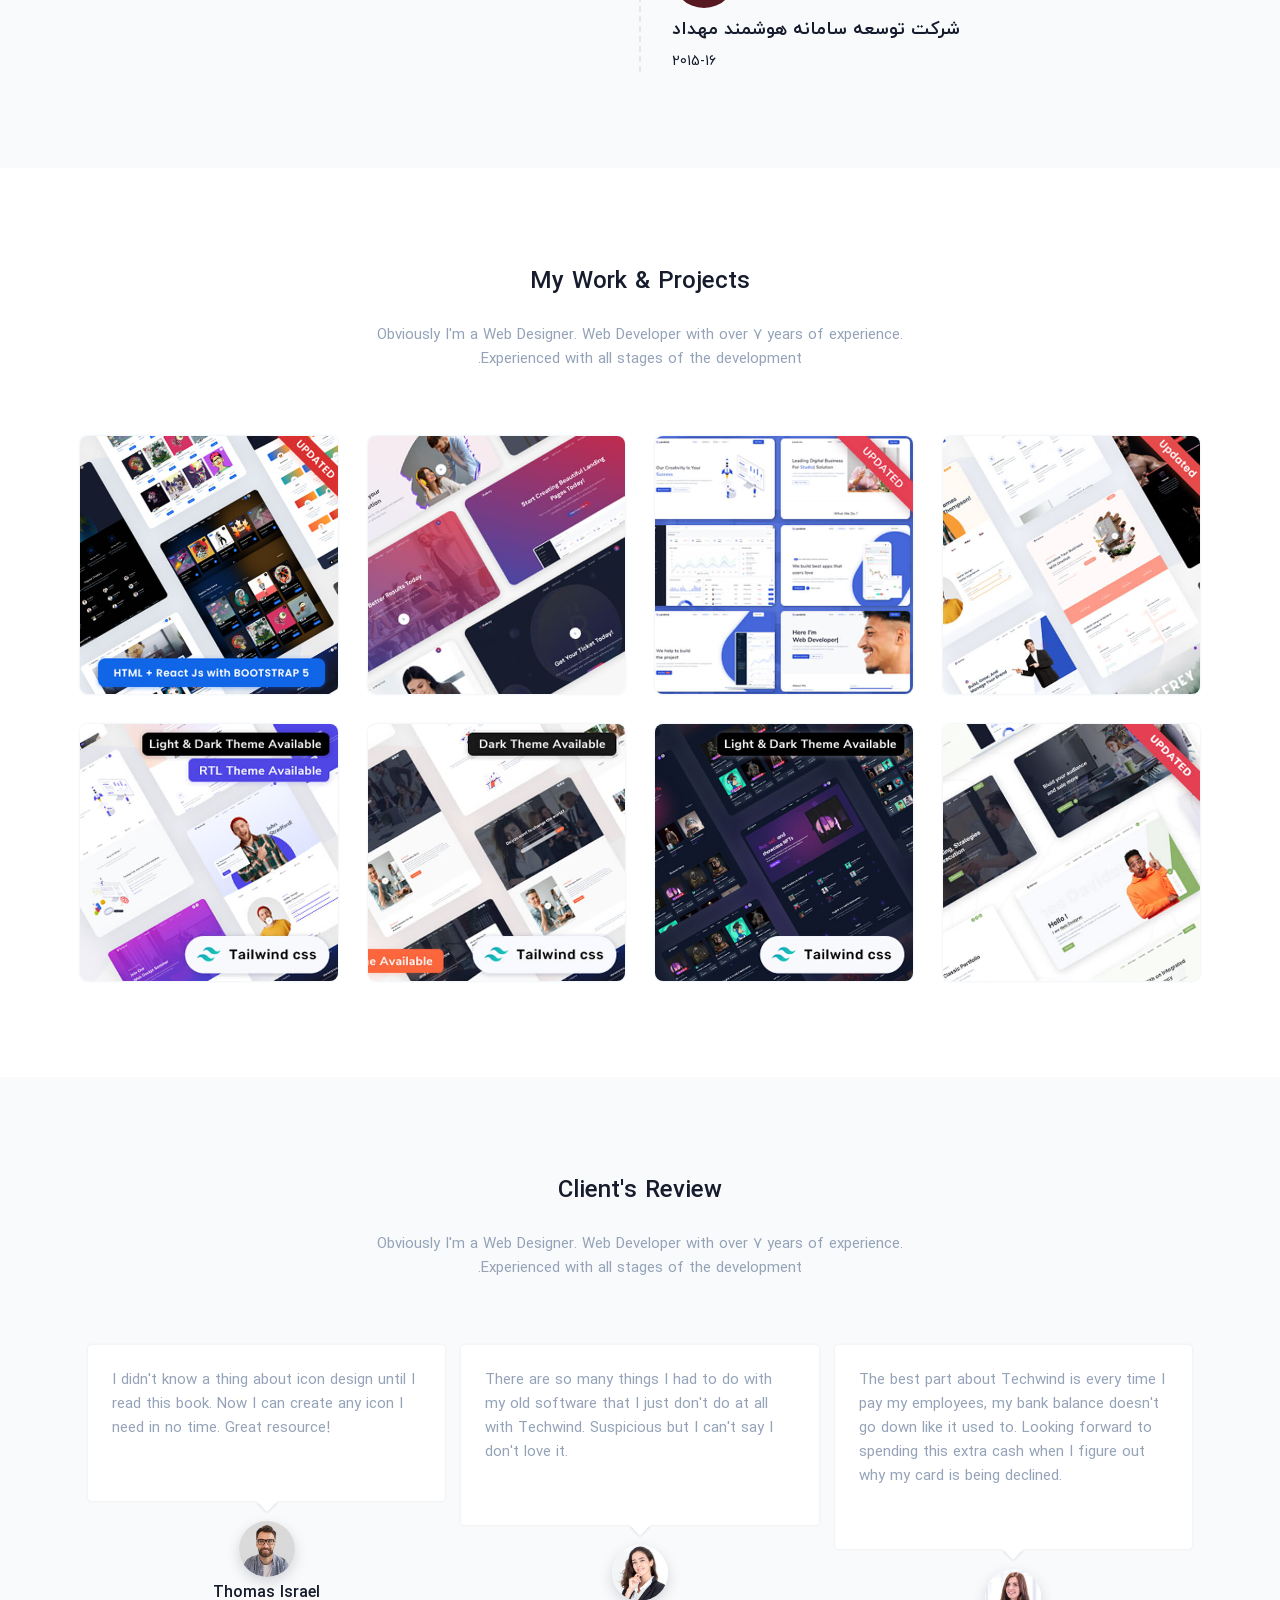
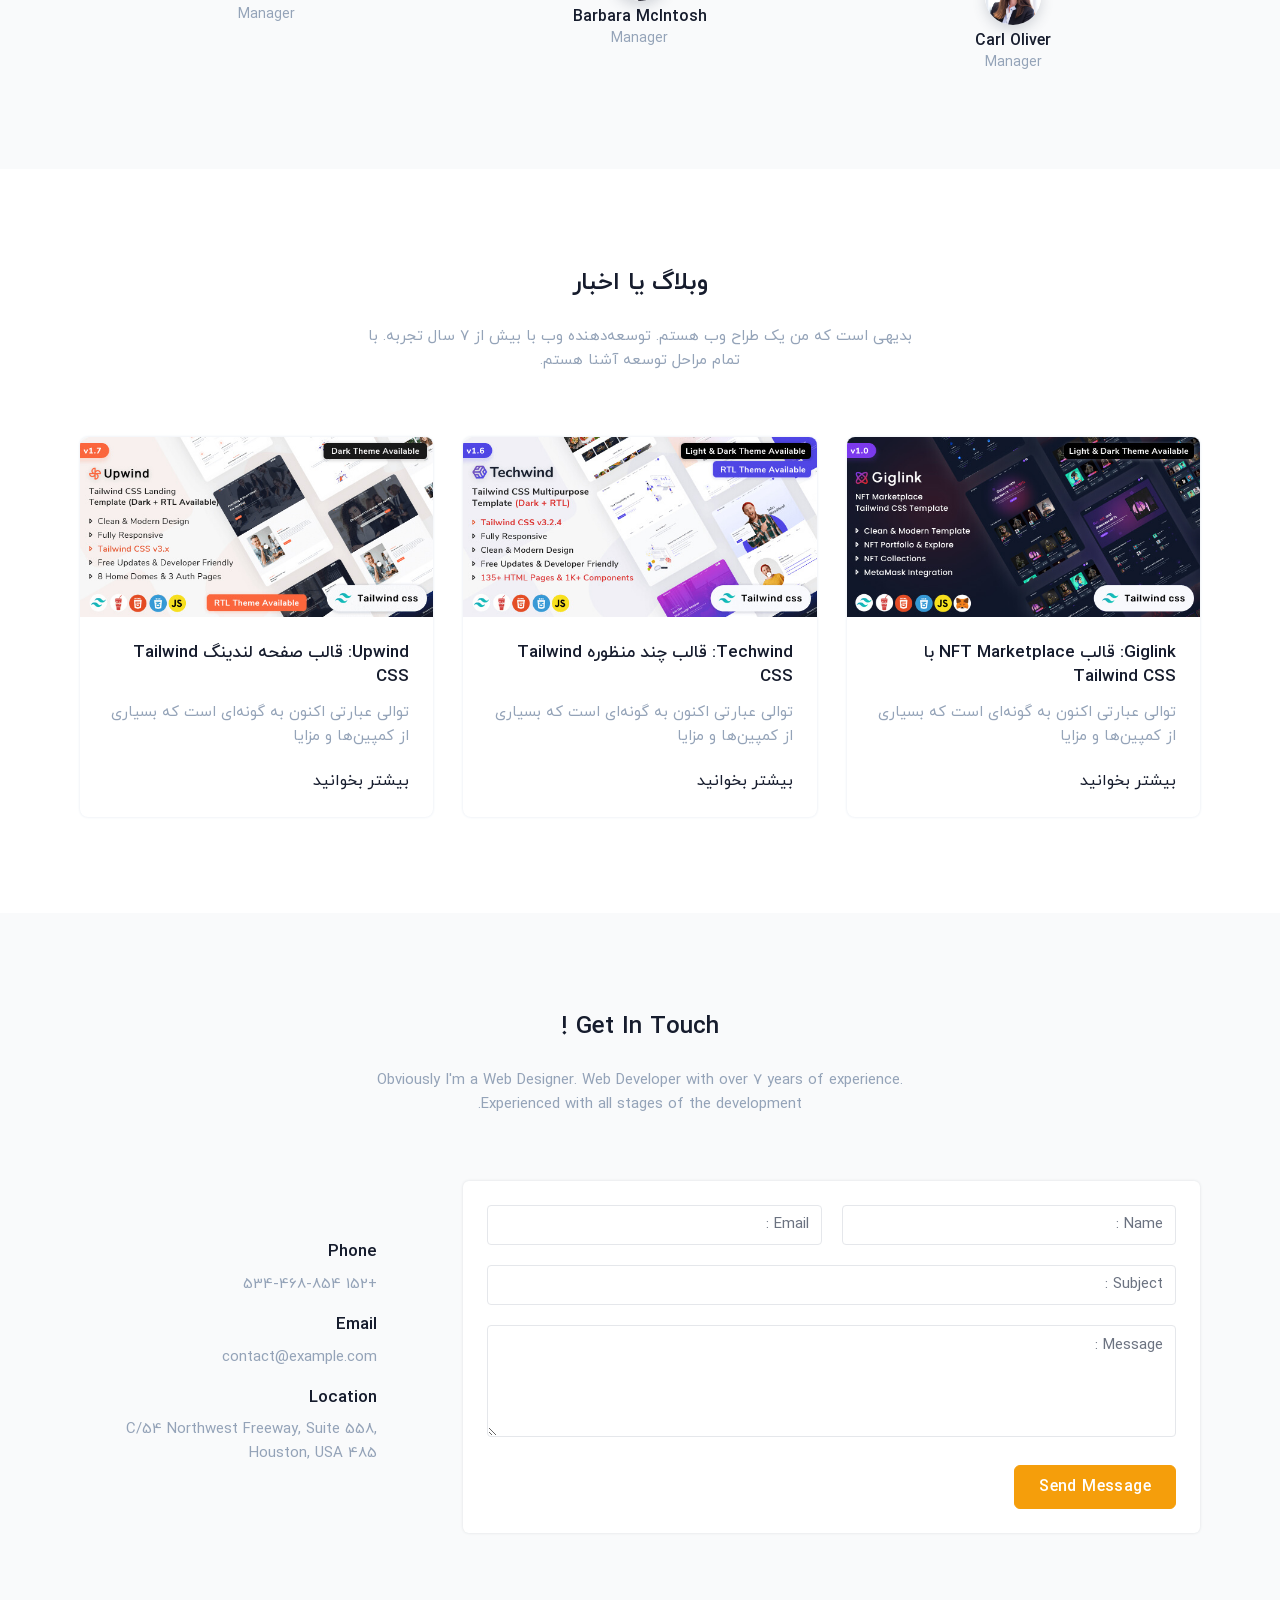
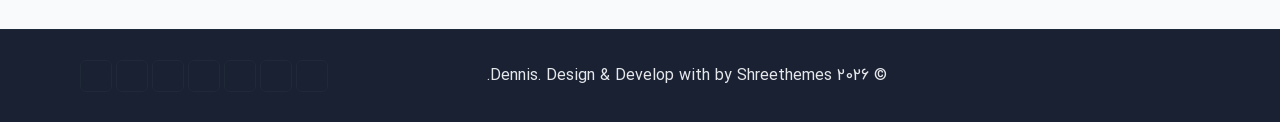
<file: index-three/index.html>
<!DOCTYPE html><html  lang="fa" dir="rtl" class="light scroll-smooth"><head><meta charset="utf-8"><meta name="viewport" content="width=device-width, initial-scale=1, maximum-scale=1, user-scalable=no"><title>Ali Ghasami - Portfolio</title><link rel="stylesheet" href="/assets/entry.-MDvVQZy.css" crossorigin><link rel="stylesheet" href="/assets/blog.BiEk7v8n.css" crossorigin><link rel="preload" as="fetch" crossorigin="anonymous" href="/index-three/_payload.json?fbbff3a5-87f3-4883-be28-6247abddc9f6"><link rel="modulepreload" as="script" crossorigin href="/assets/7tMDLmkh.js"><link rel="modulepreload" as="script" crossorigin href="/assets/CS3LAve0.js"><link rel="modulepreload" as="script" crossorigin href="/assets/B5wRdMu_.js"><link rel="modulepreload" as="script" crossorigin href="/assets/85qxjM7p.js"><link rel="preload" as="fetch" fetchpriority="low" crossorigin="anonymous" href="/assets/builds/meta/fbbff3a5-87f3-4883-be28-6247abddc9f6.json"><link rel="prefetch" as="image" type="image/jpeg" href="/assets/bg1.BtmJhUcN.jpg"><link rel="prefetch" as="image" type="image/jpeg" href="/assets/bg3.C2Nlc9_w.jpg"><link rel="prefetch" as="image" type="image/jpeg" href="/assets/service_back.BSdhbcw9.jpg"><link rel="prefetch" as="image" type="image/jpeg" href="/assets/ab1.DCZifSJ8.jpg"><link rel="prefetch" as="image" type="image/png" href="/assets/facebook-logo-2019.BA8KIyWJ.png"><link rel="prefetch" as="image" type="image/png" href="/assets/google-logo.BMGBKr3O.png"><link rel="prefetch" as="image" type="image/png" href="/assets/lenovo-logo.CWm1nm3g.png"><link rel="prefetch" as="image" type="image/png" href="/assets/circle-logo.De1zeqcD.png"><link rel="prefetch" as="image" type="image/jpeg" href="/assets/4.C3nLcFck.jpg"><link rel="prefetch" as="image" type="image/jpeg" href="/assets/ali-ghasami.BTiGa5Q4.jpg"><link rel="prefetch" as="image" type="image/png" href="/assets/mohajer.B39wvjGe.png"><link rel="prefetch" as="image" type="image/png" href="/assets/rajae.DTbNyl6z.png"><link rel="prefetch" as="image" type="image/png" href="/assets/clinik_24.DwPuObOM.png"><link rel="prefetch" as="image" type="image/png" href="/assets/decom.2ySd0EJl.png"><link rel="prefetch" as="image" type="image/jpeg" href="/assets/artesh.BBLUuPCj.jpg"><link rel="prefetch" as="image" type="image/png" href="/assets/rooyesh.Bx1oUdn9.png"><link rel="prefetch" as="image" type="image/webp" href="/assets/mahdaad.DhE1pvFG.webp"><link rel="prefetch" as="image" type="image/jpeg" href="/assets/1.D5hSEA1M.jpg"><link rel="prefetch" as="image" type="image/jpeg" href="/assets/2.DDXTw6uE.jpg"><link rel="prefetch" as="image" type="image/jpeg" href="/assets/3.DkwgnK3B.jpg"><link rel="prefetch" as="image" type="image/jpeg" href="/assets/4.fE6TrWvm.jpg"><link rel="prefetch" as="image" type="image/jpeg" href="/assets/5.BnbSdA83.jpg"><link rel="prefetch" as="image" type="image/jpeg" href="/assets/6.DrRCWDp4.jpg"><link rel="prefetch" as="image" type="image/jpeg" href="/assets/7.DFWiqA9w.jpg"><link rel="prefetch" as="image" type="image/jpeg" href="/assets/8.BxgdcGdO.jpg"><link rel="prefetch" as="image" type="image/jpeg" href="/assets/01.-4QesCJS.jpg"><link rel="prefetch" as="image" type="image/jpeg" href="/assets/02.DSq26nA4.jpg"><link rel="prefetch" as="image" type="image/jpeg" href="/assets/03.CwdQHMIX.jpg"><link rel="prefetch" as="image" type="image/jpeg" href="/assets/04.NvE4VryN.jpg"><link rel="prefetch" as="image" type="image/jpeg" href="/assets/01_giglink.n6kwHnKX.jpg"><link rel="prefetch" as="image" type="image/jpeg" href="/assets/01_techwind.BIEiJA5h.jpg"><link rel="prefetch" as="image" type="image/jpeg" href="/assets/01_upwind.BrAATQXg.jpg"><meta name="description" content><meta name="format-detection" content="telephone=no"><script type="module" src="/assets/7tMDLmkh.js" crossorigin></script><script id="unhead:payload" type="application/json">{"title":"Ali Ghasami - Portfolio","titleTemplate":"Ali Ghasami - Portfolio"}</script></head><body  class="text-base text-black dark:text-white dark:bg-slate-900"><div id="__nuxt"></div><div id="teleports"></div><script type="application/json" data-nuxt-data="nuxt-app" data-ssr="true" id="__NUXT_DATA__" data-src="/index-three/_payload.json?fbbff3a5-87f3-4883-be28-6247abddc9f6">[{"state":1,"once":10,"_errors":11,"serverRendered":6,"path":13,"prerenderedAt":14},["Reactive",2],{"$si18n:cached-locale-configs":3,"$si18n:resolved-locale":9},{"en":4,"fa":7},{"fallbacks":5,"cacheable":6},[],true,{"fallbacks":8,"cacheable":6},[],"",["Set"],["ShallowReactive",12],{},"/index-three",1770295485551]</script><script>window.__NUXT__={};window.__NUXT__.config={public:{i18n:{baseUrl:"",defaultLocale:"fa",rootRedirect:"",redirectStatusCode:302,skipSettingLocaleOnNavigate:false,locales:[{code:"en",name:"English",dir:"ltr",language:""},{code:"fa",name:"فارسی",dir:"rtl",language:""}],detectBrowserLanguage:{alwaysRedirect:false,cookieCrossOrigin:false,cookieDomain:"",cookieKey:"i18n_redirected",cookieSecure:false,fallbackLocale:"",redirectOn:"root",useCookie:true},experimental:{localeDetector:"",typedPages:true,typedOptionsAndMessages:false,alternateLinkCanonicalQueries:true,devCache:false,cacheLifetime:"",stripMessagesPayload:false,preload:false,strictSeo:false,nitroContextDetection:true,httpCacheDuration:10},domainLocales:{en:{domain:""},fa:{domain:""}}}},app:{baseURL:"/",buildId:"fbbff3a5-87f3-4883-be28-6247abddc9f6",buildAssetsDir:"assets",cdnURL:""}}</script></body></html>
</file>
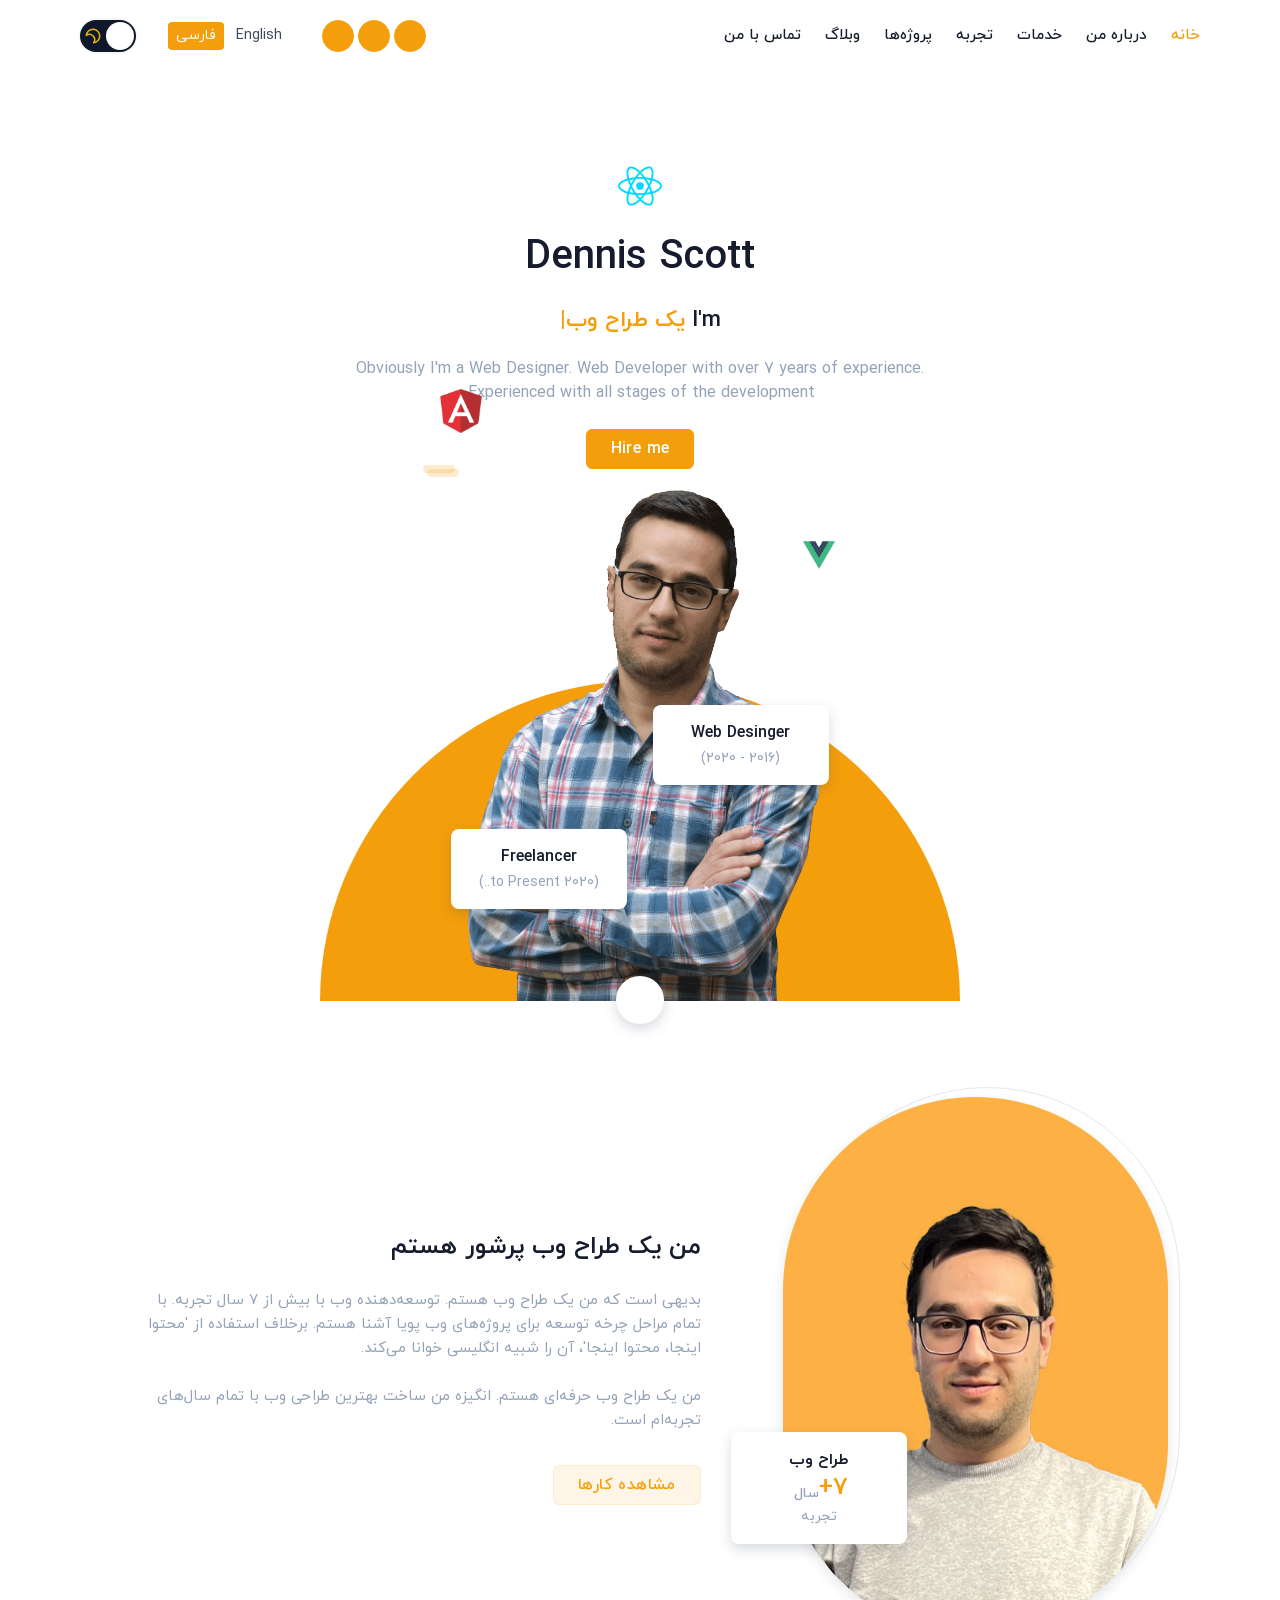
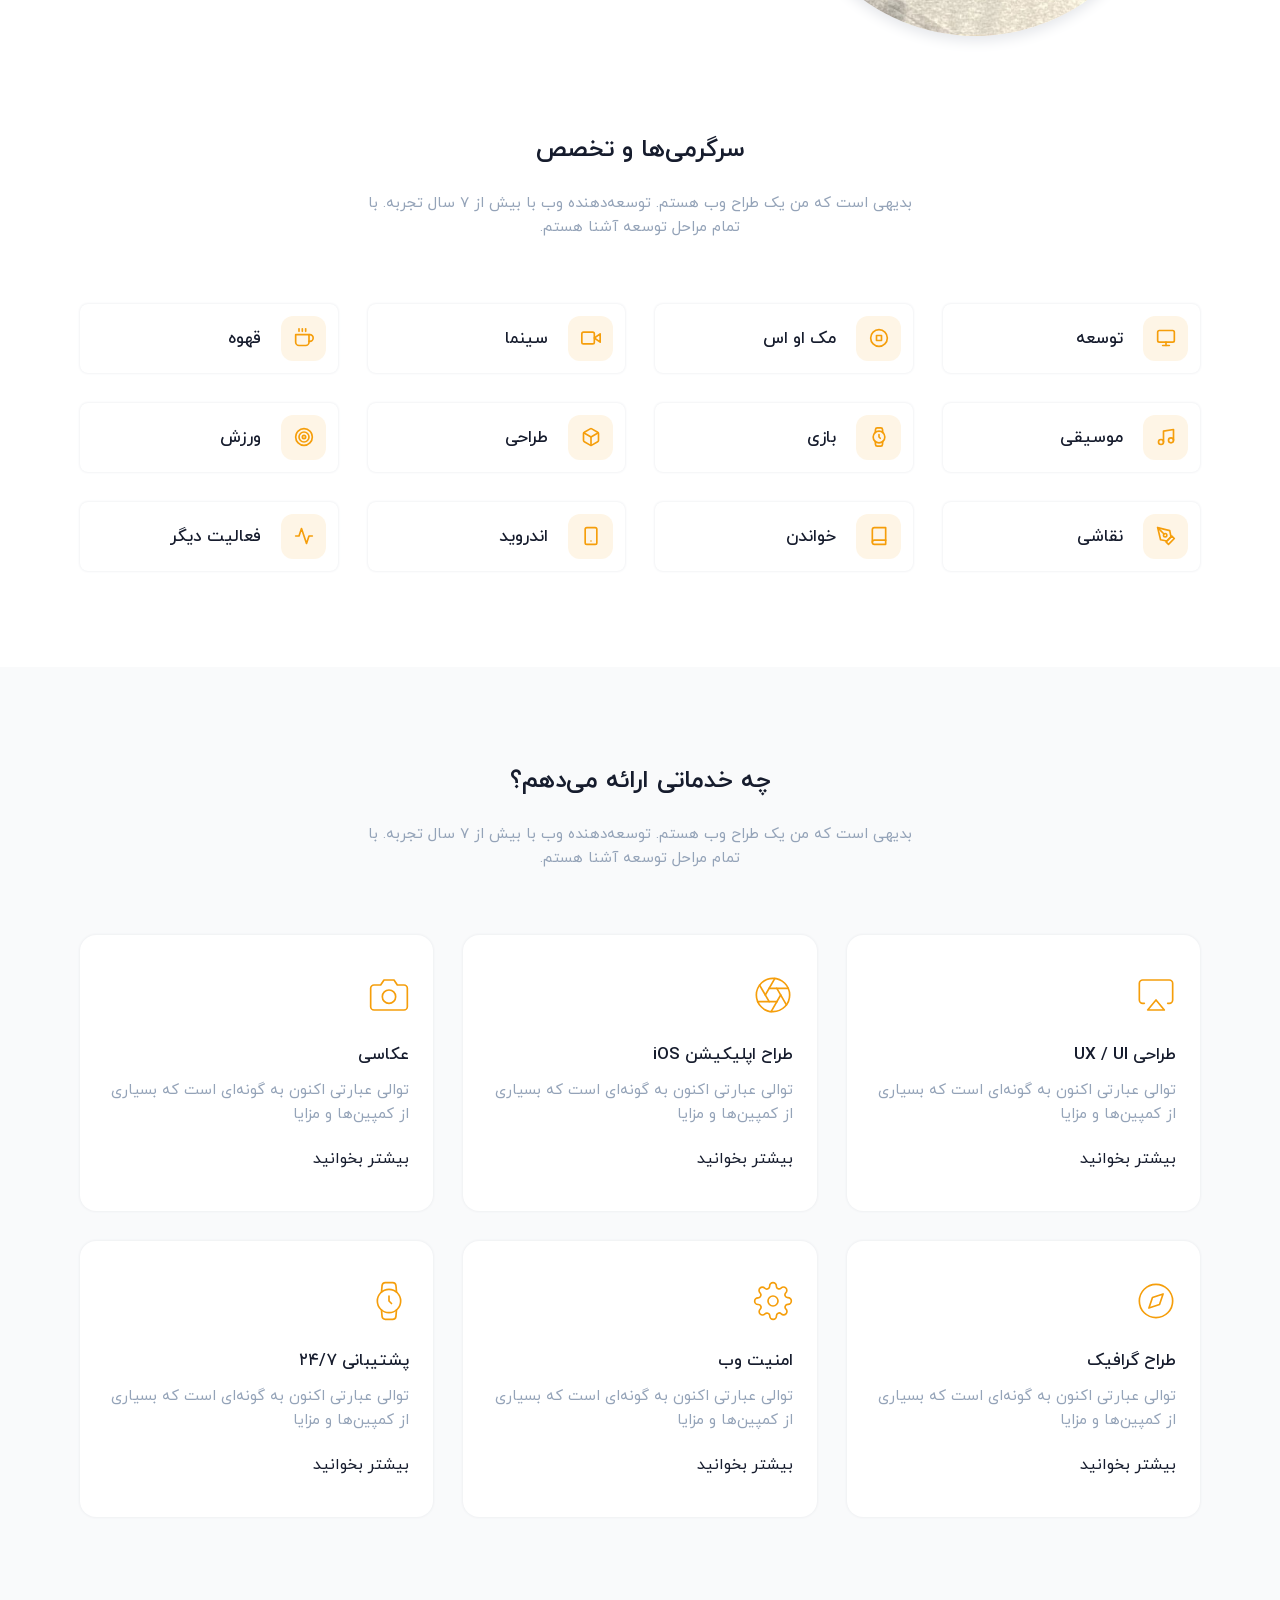
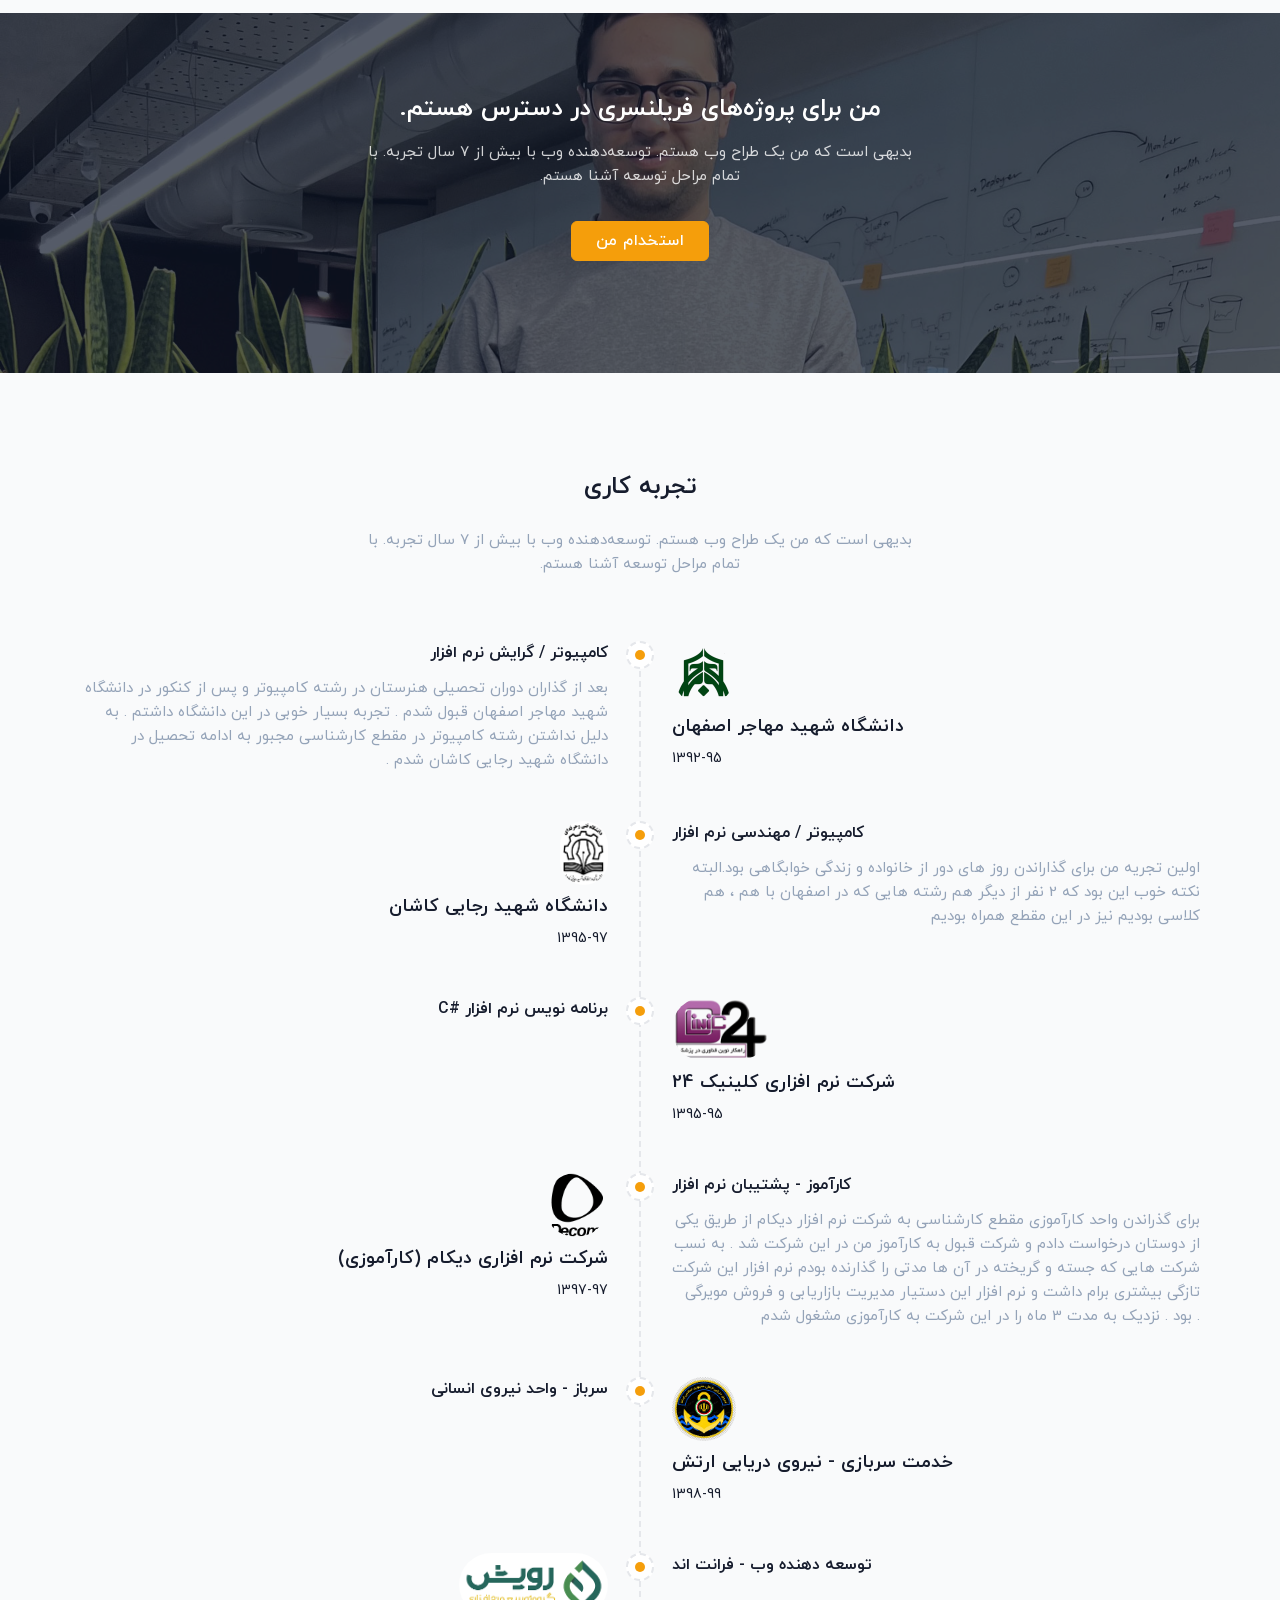
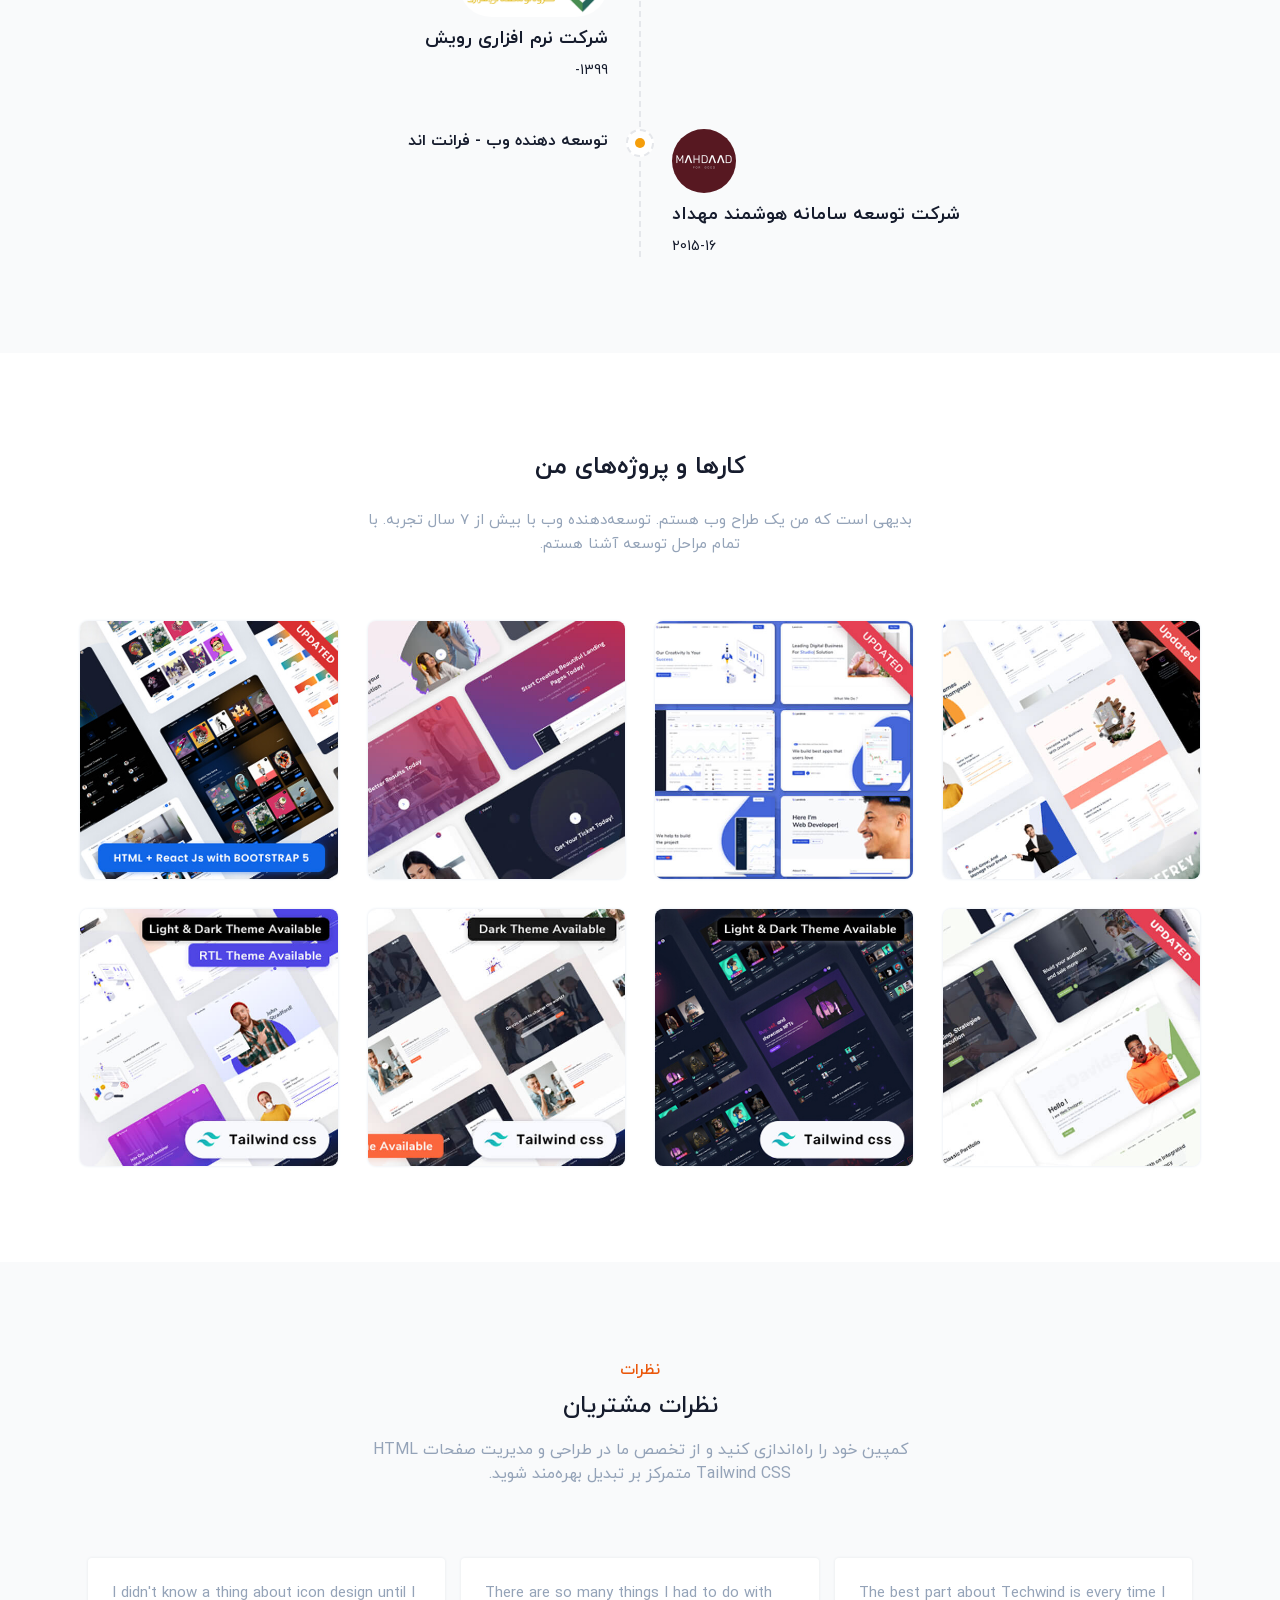
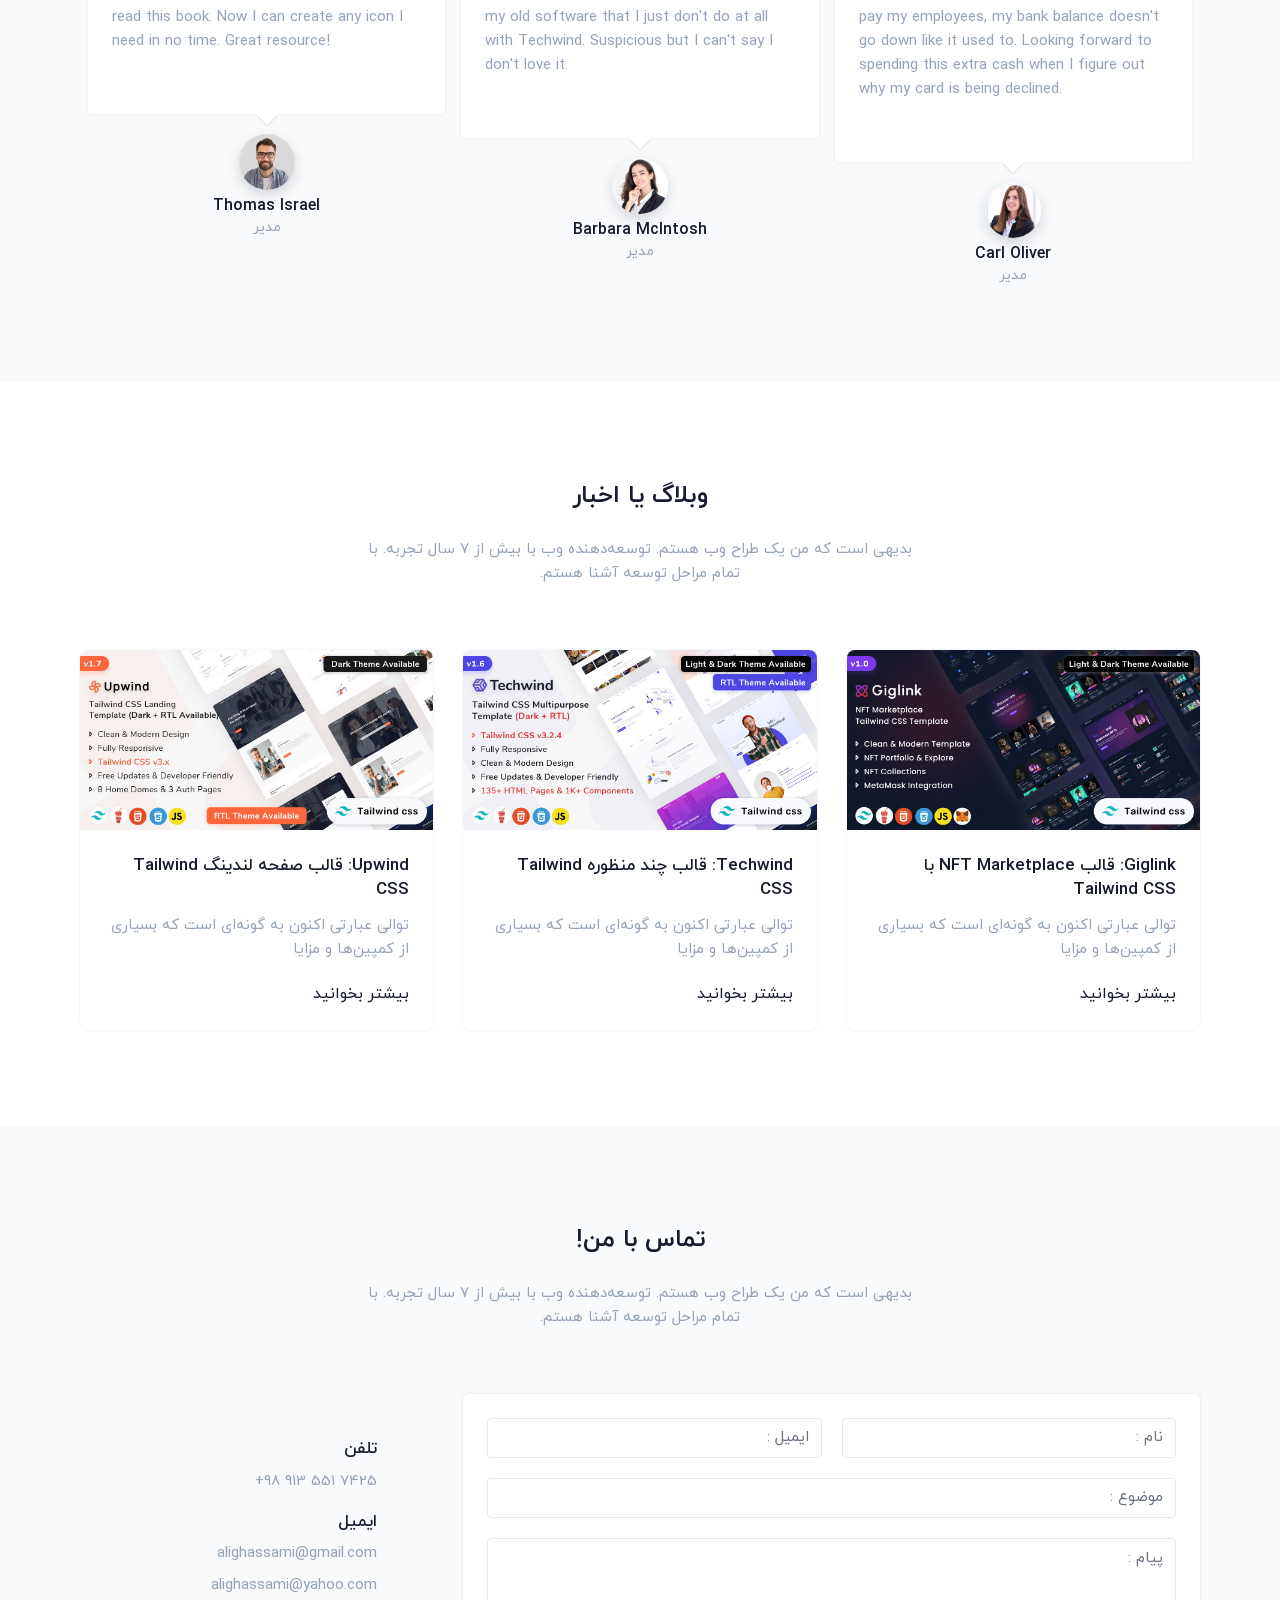
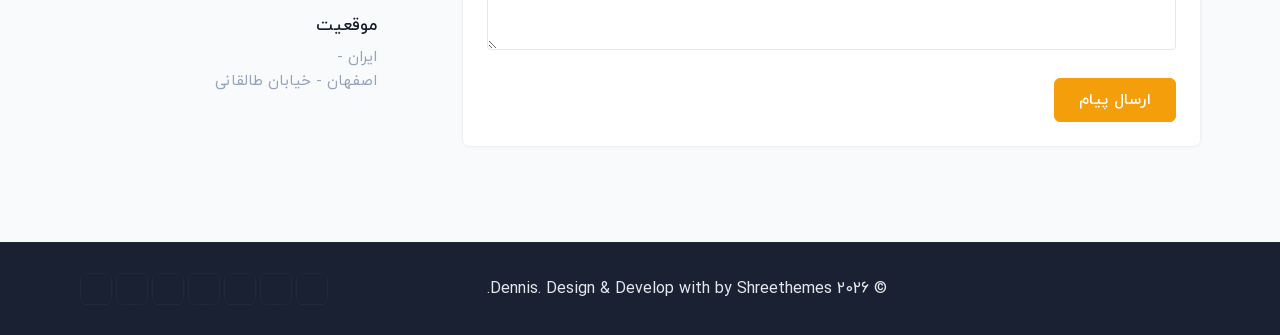
<file: index-two/index.html>
<!DOCTYPE html><html  lang="fa" dir="rtl" class="light scroll-smooth"><head><meta charset="utf-8"><meta name="viewport" content="width=device-width, initial-scale=1, maximum-scale=1, user-scalable=no"><title>Ali Ghasami - Portfolio</title><link rel="stylesheet" href="/assets/entry.-MDvVQZy.css" crossorigin><link rel="stylesheet" href="/assets/blog.BiEk7v8n.css" crossorigin><link rel="preload" as="fetch" crossorigin="anonymous" href="/index-two/_payload.json?fbbff3a5-87f3-4883-be28-6247abddc9f6"><link rel="modulepreload" as="script" crossorigin href="/assets/7tMDLmkh.js"><link rel="modulepreload" as="script" crossorigin href="/assets/CC2xYpCv.js"><link rel="modulepreload" as="script" crossorigin href="/assets/BLH0BS8F.js"><link rel="modulepreload" as="script" crossorigin href="/assets/B5wRdMu_.js"><link rel="modulepreload" as="script" crossorigin href="/assets/85qxjM7p.js"><link rel="preload" as="fetch" fetchpriority="low" crossorigin="anonymous" href="/assets/builds/meta/fbbff3a5-87f3-4883-be28-6247abddc9f6.json"><link rel="prefetch" as="image" type="image/jpeg" href="/assets/bg1.BtmJhUcN.jpg"><link rel="prefetch" as="image" type="image/jpeg" href="/assets/bg3.C2Nlc9_w.jpg"><link rel="prefetch" as="image" type="image/jpeg" href="/assets/service_back.BSdhbcw9.jpg"><link rel="prefetch" as="image" type="image/png" href="/assets/React-05.BgJkmVOE.png"><link rel="prefetch" as="image" type="image/png" href="/assets/Vue-JS-01.eyQOBiqZ.png"><link rel="prefetch" as="image" type="image/png" href="/assets/Angular-04.D2gAKh7N.png"><link rel="prefetch" as="image" type="image/png" href="/assets/hero_image.CNHCDO2t.png"><link rel="prefetch" as="image" type="image/jpeg" href="/assets/ali-ghasami.BTiGa5Q4.jpg"><link rel="prefetch" as="image" type="image/png" href="/assets/mohajer.B39wvjGe.png"><link rel="prefetch" as="image" type="image/png" href="/assets/rajae.DTbNyl6z.png"><link rel="prefetch" as="image" type="image/png" href="/assets/clinik_24.DwPuObOM.png"><link rel="prefetch" as="image" type="image/png" href="/assets/decom.2ySd0EJl.png"><link rel="prefetch" as="image" type="image/jpeg" href="/assets/artesh.BBLUuPCj.jpg"><link rel="prefetch" as="image" type="image/png" href="/assets/rooyesh.Bx1oUdn9.png"><link rel="prefetch" as="image" type="image/webp" href="/assets/mahdaad.DhE1pvFG.webp"><link rel="prefetch" as="image" type="image/jpeg" href="/assets/1.D5hSEA1M.jpg"><link rel="prefetch" as="image" type="image/jpeg" href="/assets/2.DDXTw6uE.jpg"><link rel="prefetch" as="image" type="image/jpeg" href="/assets/3.DkwgnK3B.jpg"><link rel="prefetch" as="image" type="image/jpeg" href="/assets/4.fE6TrWvm.jpg"><link rel="prefetch" as="image" type="image/jpeg" href="/assets/5.BnbSdA83.jpg"><link rel="prefetch" as="image" type="image/jpeg" href="/assets/6.DrRCWDp4.jpg"><link rel="prefetch" as="image" type="image/jpeg" href="/assets/7.DFWiqA9w.jpg"><link rel="prefetch" as="image" type="image/jpeg" href="/assets/8.BxgdcGdO.jpg"><link rel="prefetch" as="image" type="image/jpeg" href="/assets/01.-4QesCJS.jpg"><link rel="prefetch" as="image" type="image/jpeg" href="/assets/02.DSq26nA4.jpg"><link rel="prefetch" as="image" type="image/jpeg" href="/assets/03.CwdQHMIX.jpg"><link rel="prefetch" as="image" type="image/jpeg" href="/assets/04.NvE4VryN.jpg"><link rel="prefetch" as="image" type="image/jpeg" href="/assets/01_giglink.n6kwHnKX.jpg"><link rel="prefetch" as="image" type="image/jpeg" href="/assets/01_techwind.BIEiJA5h.jpg"><link rel="prefetch" as="image" type="image/jpeg" href="/assets/01_upwind.BrAATQXg.jpg"><meta name="description" content><meta name="format-detection" content="telephone=no"><script type="module" src="/assets/7tMDLmkh.js" crossorigin></script><script id="unhead:payload" type="application/json">{"title":"Ali Ghasami - Portfolio","titleTemplate":"Ali Ghasami - Portfolio"}</script></head><body  class="text-base text-black dark:text-white dark:bg-slate-900"><div id="__nuxt"></div><div id="teleports"></div><script type="application/json" data-nuxt-data="nuxt-app" data-ssr="true" id="__NUXT_DATA__" data-src="/index-two/_payload.json?fbbff3a5-87f3-4883-be28-6247abddc9f6">[{"state":1,"once":10,"_errors":11,"serverRendered":6,"path":13,"prerenderedAt":14},["Reactive",2],{"$si18n:cached-locale-configs":3,"$si18n:resolved-locale":9},{"en":4,"fa":7},{"fallbacks":5,"cacheable":6},[],true,{"fallbacks":8,"cacheable":6},[],"",["Set"],["ShallowReactive",12],{},"/index-two",1770295485551]</script><script>window.__NUXT__={};window.__NUXT__.config={public:{i18n:{baseUrl:"",defaultLocale:"fa",rootRedirect:"",redirectStatusCode:302,skipSettingLocaleOnNavigate:false,locales:[{code:"en",name:"English",dir:"ltr",language:""},{code:"fa",name:"فارسی",dir:"rtl",language:""}],detectBrowserLanguage:{alwaysRedirect:false,cookieCrossOrigin:false,cookieDomain:"",cookieKey:"i18n_redirected",cookieSecure:false,fallbackLocale:"",redirectOn:"root",useCookie:true},experimental:{localeDetector:"",typedPages:true,typedOptionsAndMessages:false,alternateLinkCanonicalQueries:true,devCache:false,cacheLifetime:"",stripMessagesPayload:false,preload:false,strictSeo:false,nitroContextDetection:true,httpCacheDuration:10},domainLocales:{en:{domain:""},fa:{domain:""}}}},app:{baseURL:"/",buildId:"fbbff3a5-87f3-4883-be28-6247abddc9f6",buildAssetsDir:"assets",cdnURL:""}}</script></body></html>
</file>
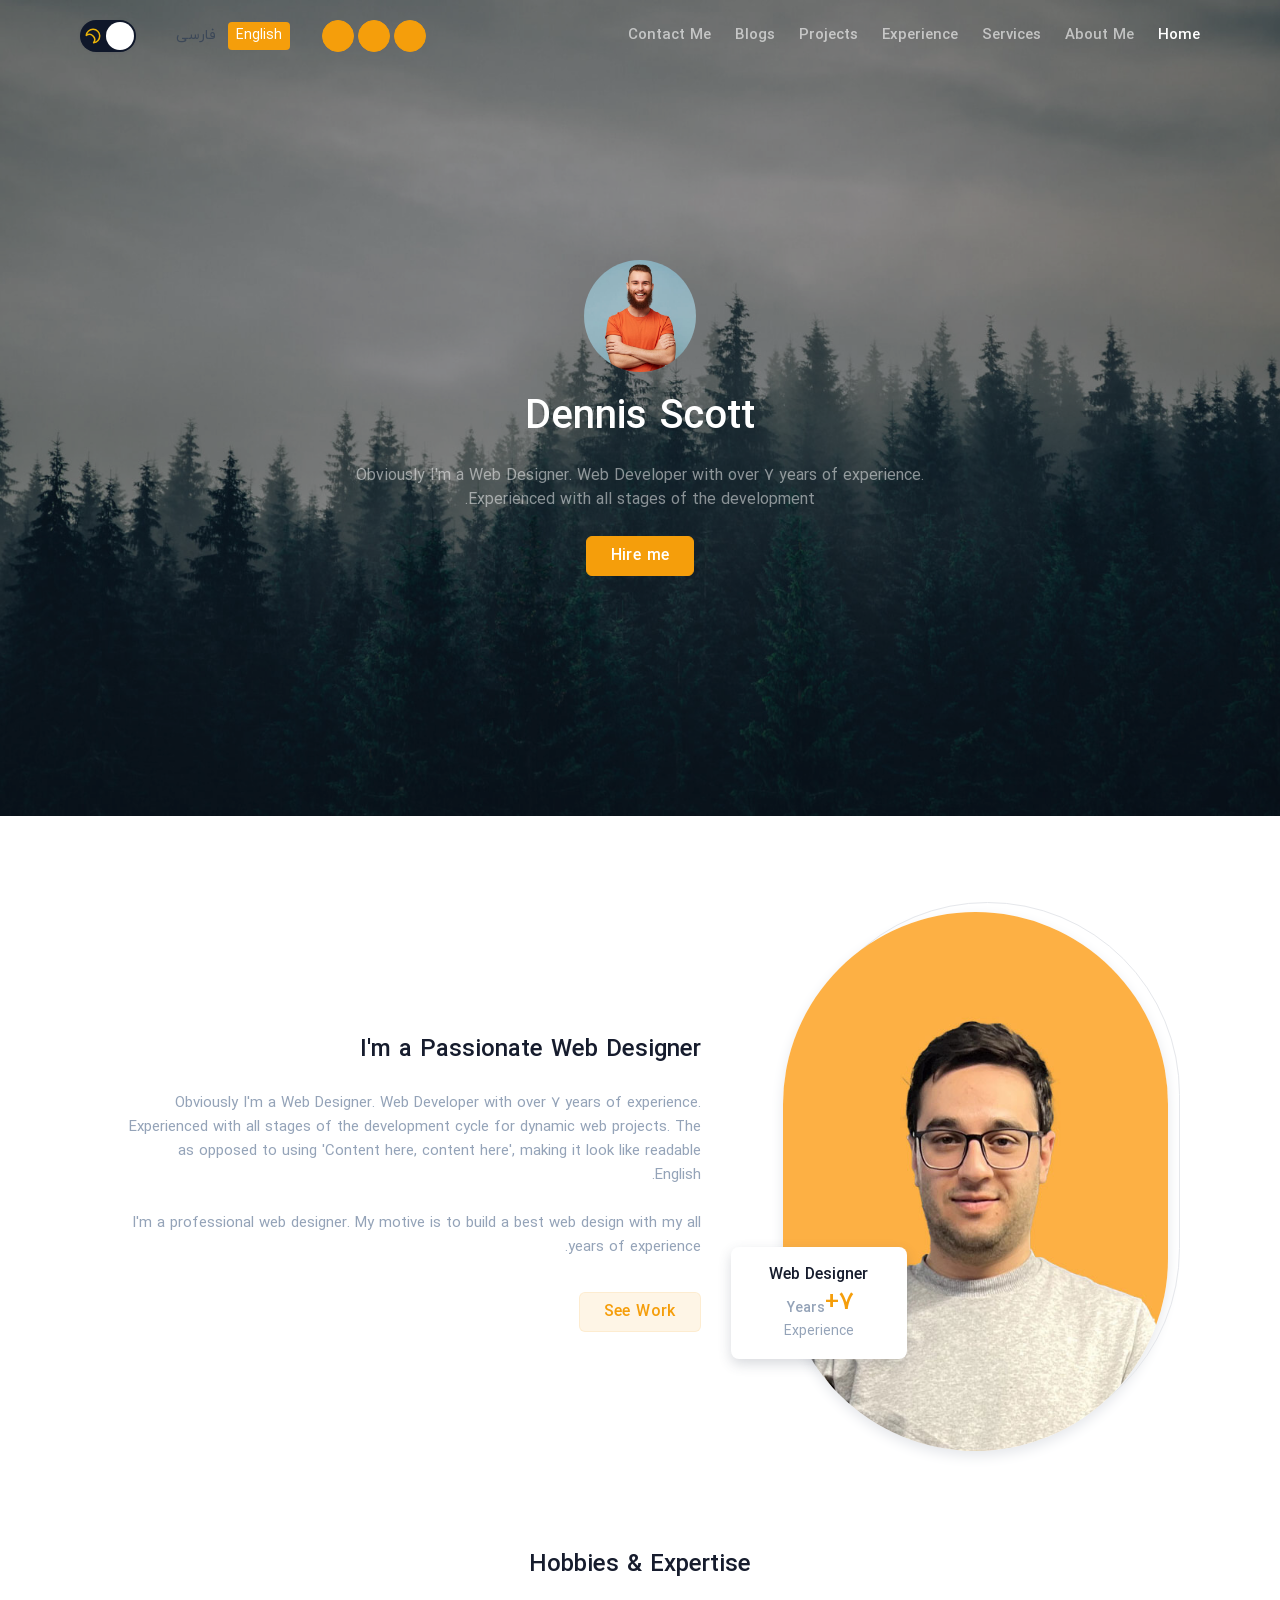
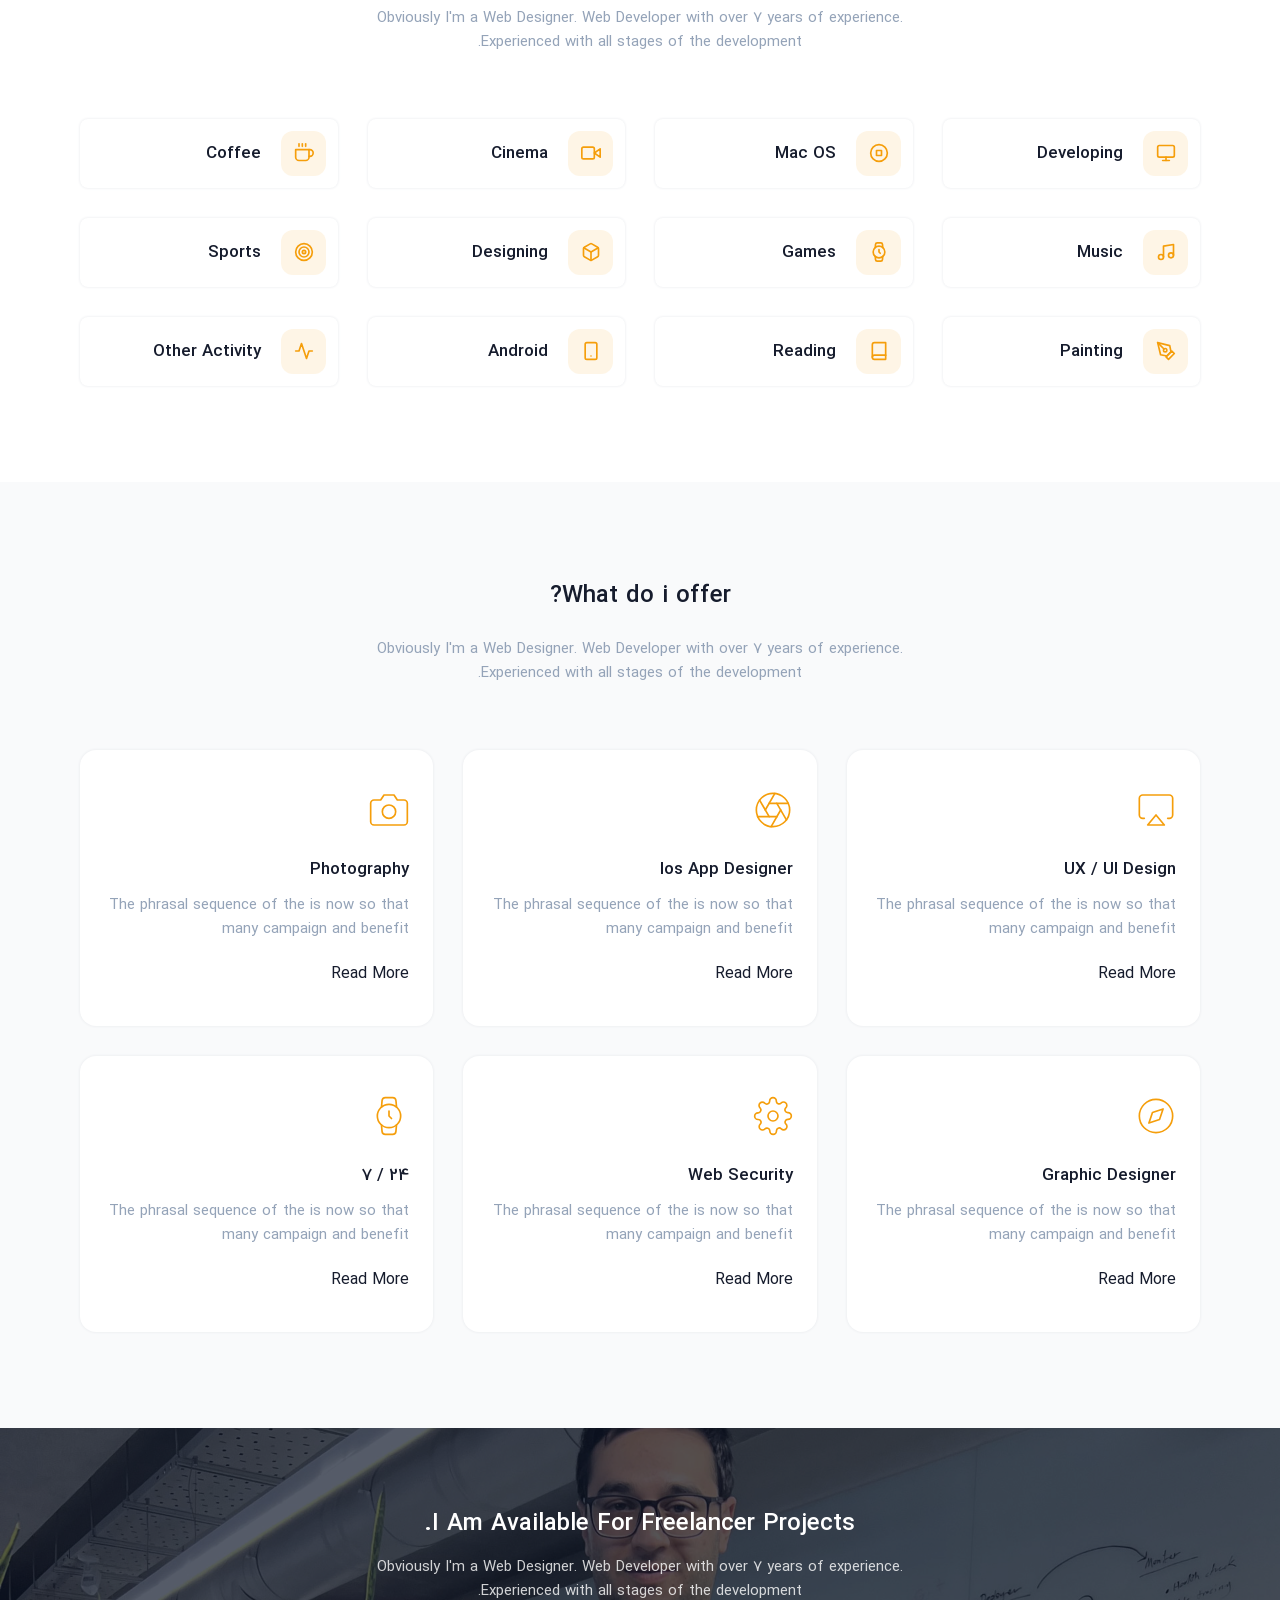
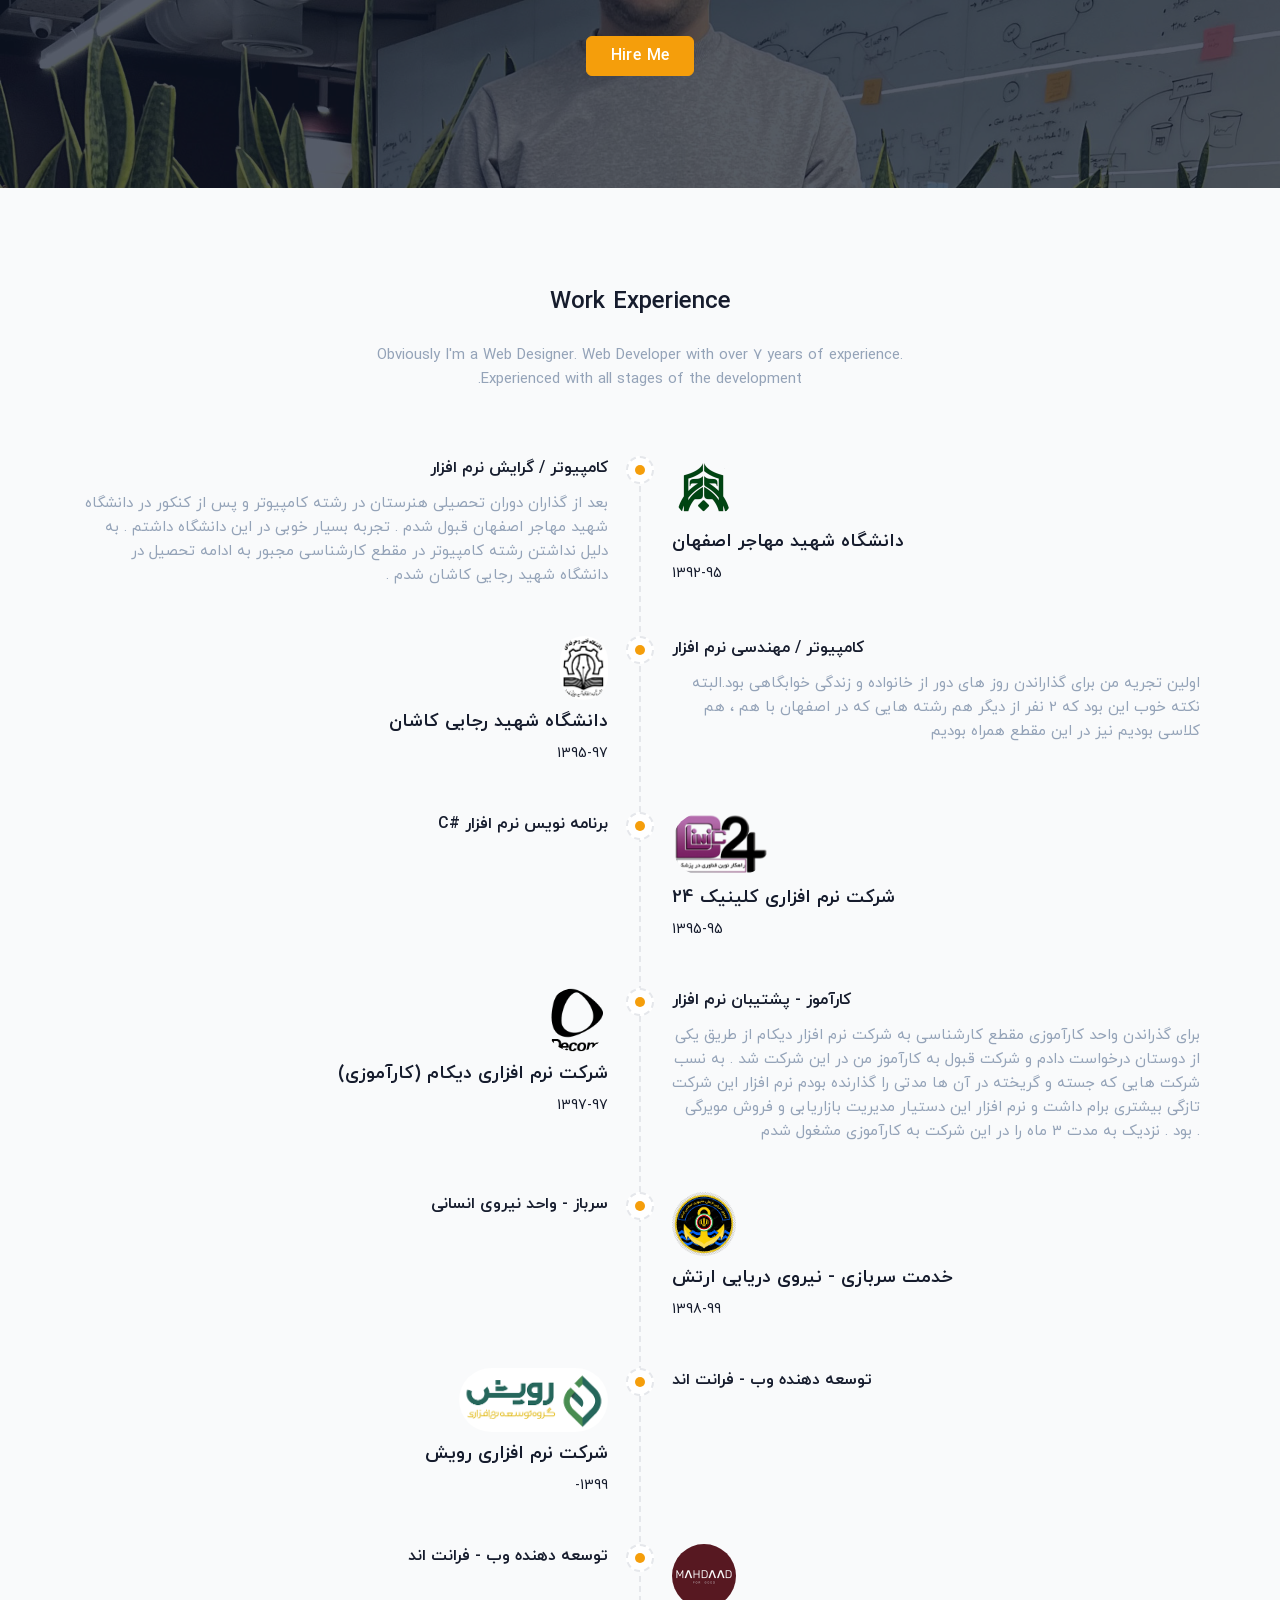
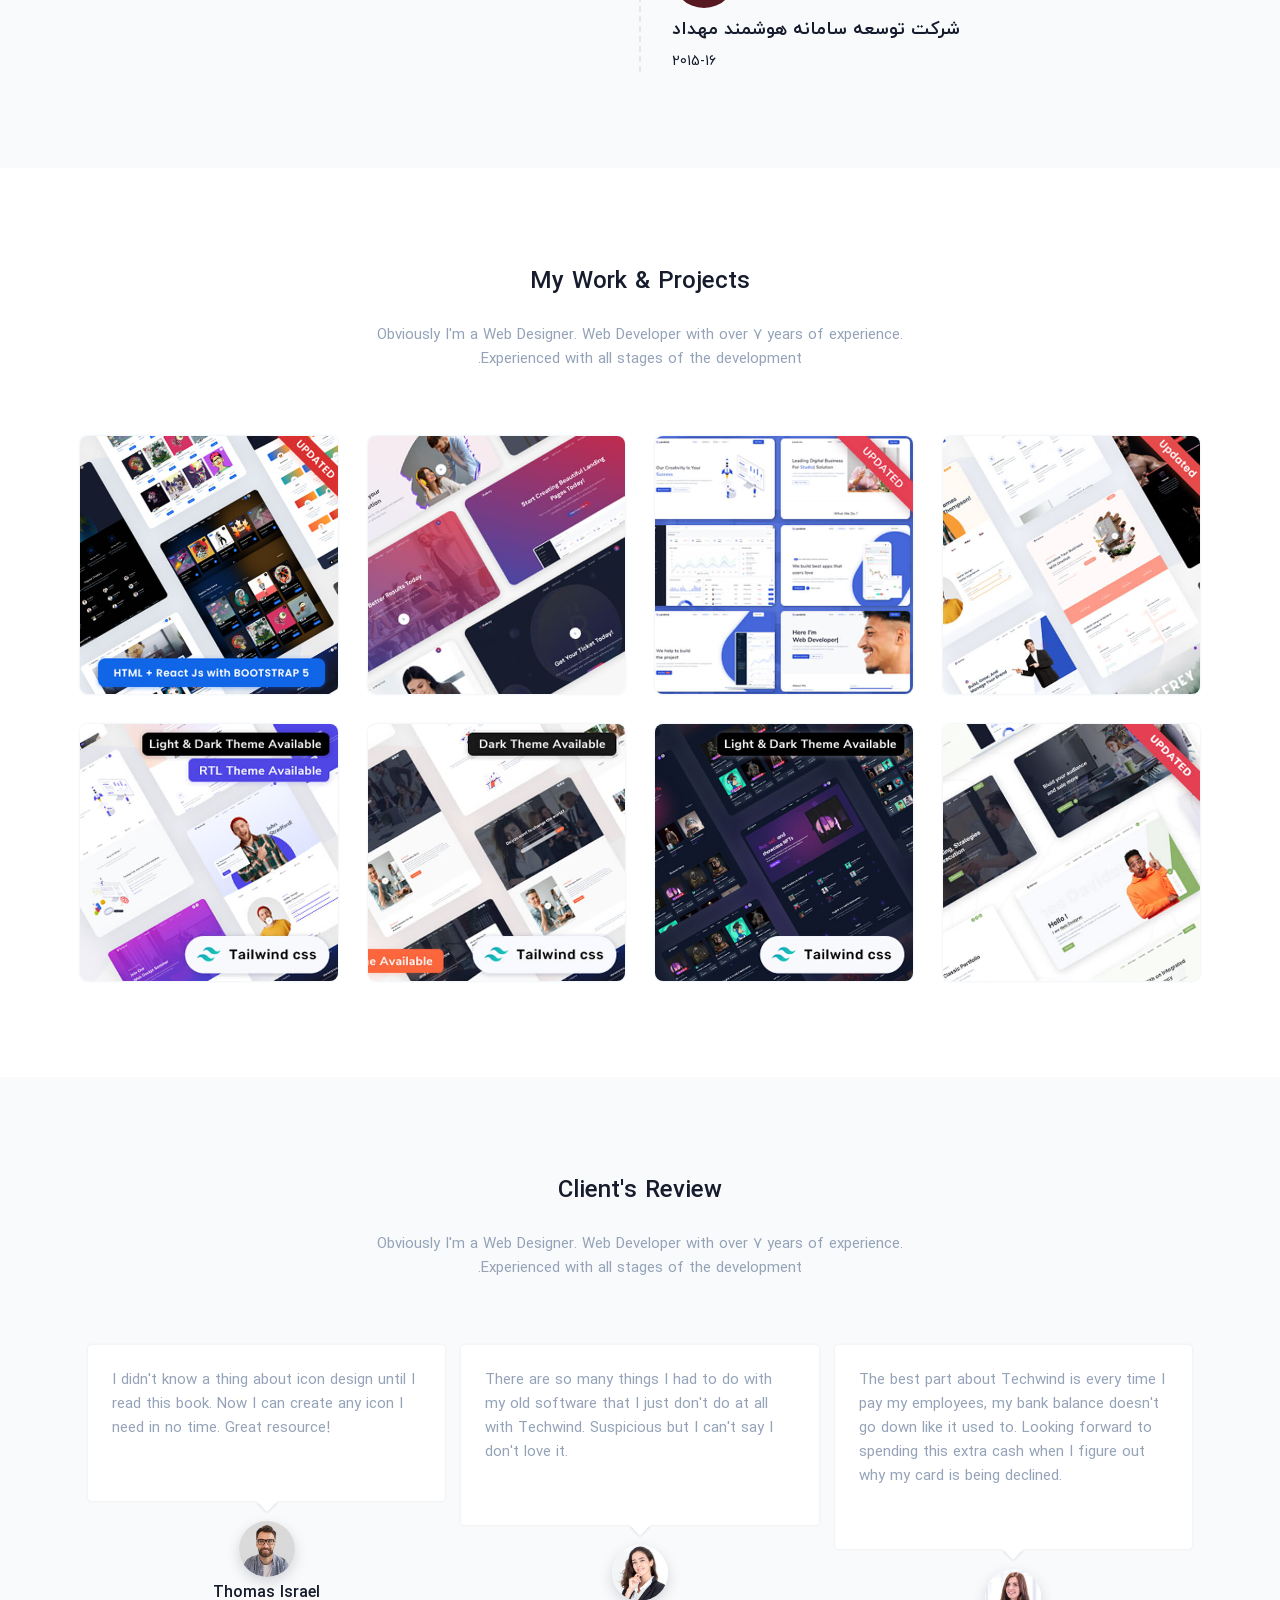
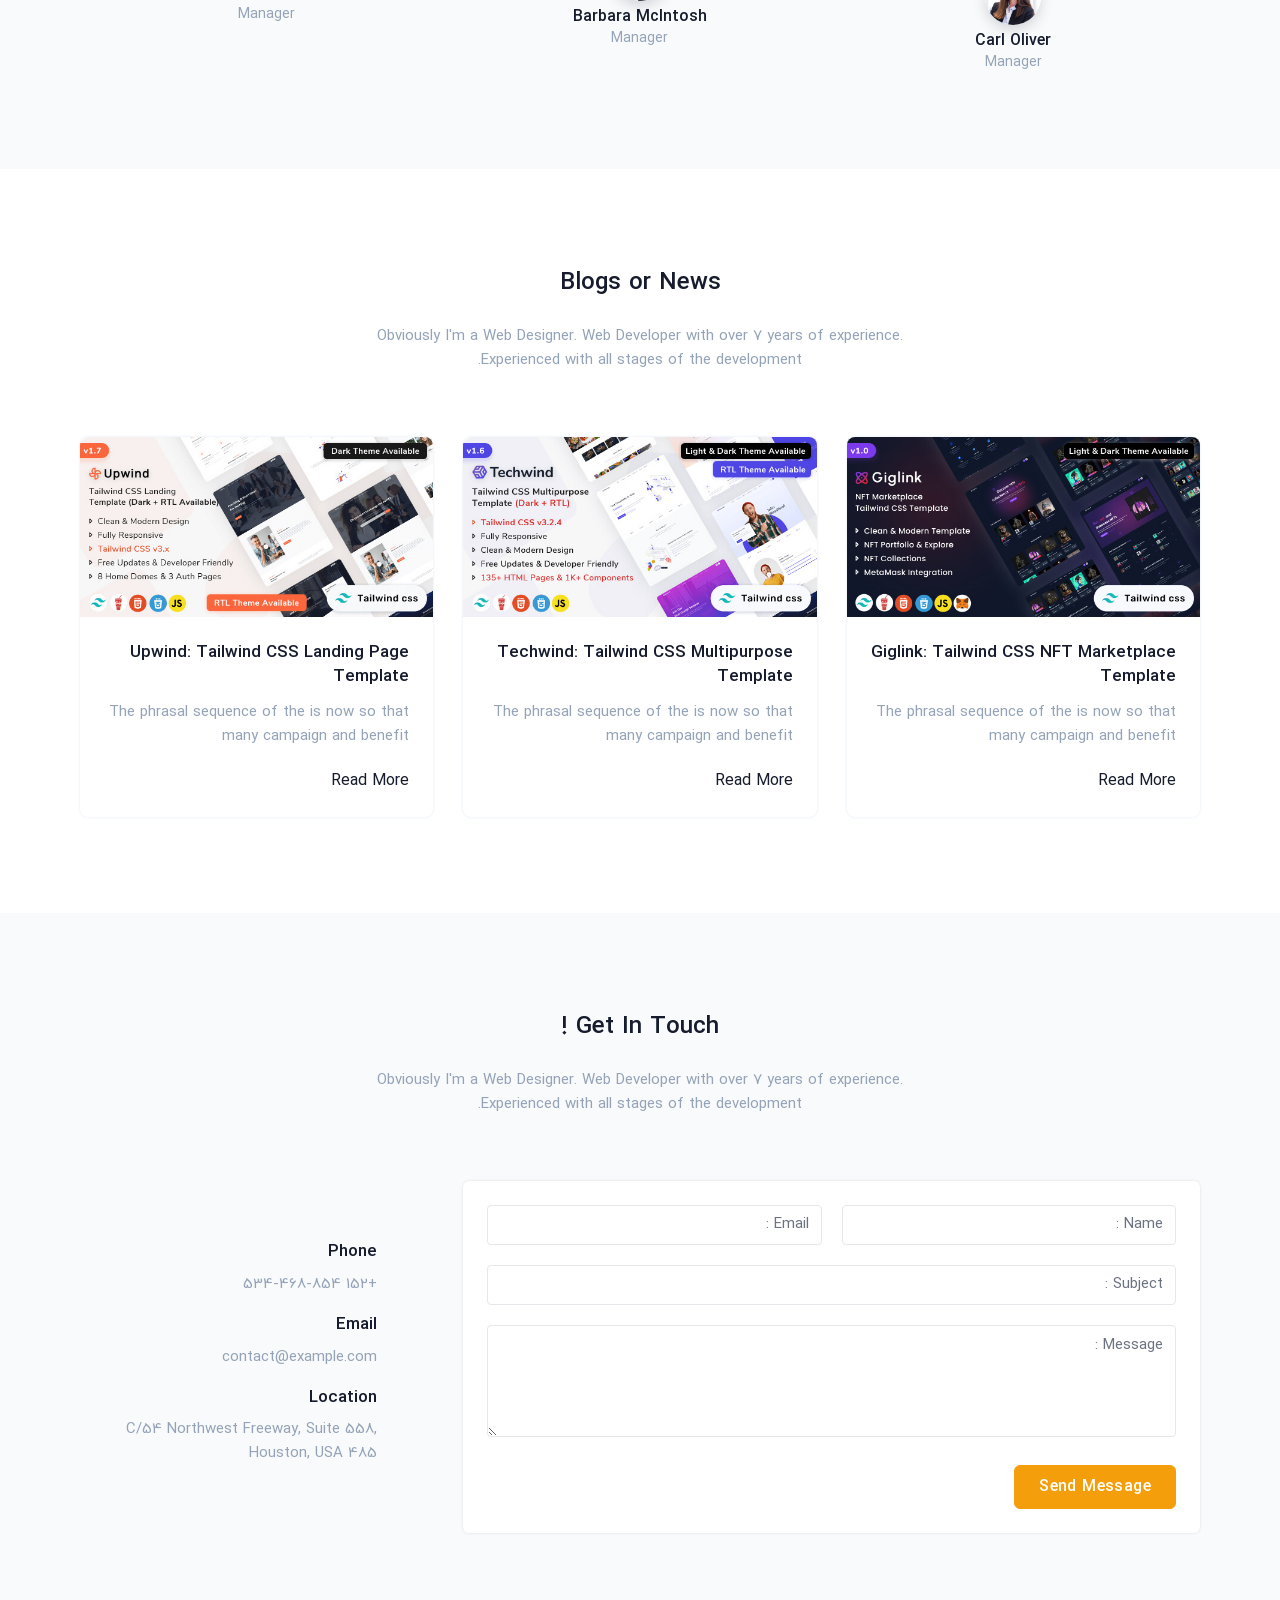
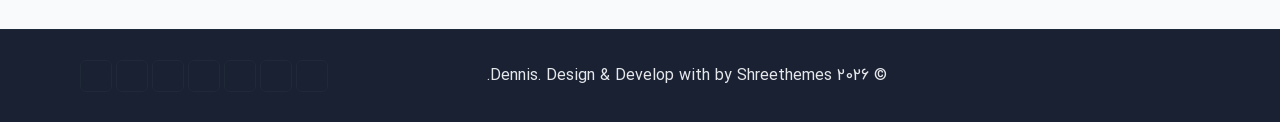
<file: en/index-three/index.html>
<!DOCTYPE html><html  lang="fa" dir="rtl" class="light scroll-smooth"><head><meta charset="utf-8"><meta name="viewport" content="width=device-width, initial-scale=1, maximum-scale=1, user-scalable=no"><title>Ali Ghasami - Portfolio</title><link rel="stylesheet" href="/assets/entry.-MDvVQZy.css" crossorigin><link rel="stylesheet" href="/assets/blog.BiEk7v8n.css" crossorigin><link rel="preload" as="fetch" crossorigin="anonymous" href="/en/index-three/_payload.json?fbbff3a5-87f3-4883-be28-6247abddc9f6"><link rel="modulepreload" as="script" crossorigin href="/assets/7tMDLmkh.js"><link rel="modulepreload" as="script" crossorigin href="/assets/CS3LAve0.js"><link rel="modulepreload" as="script" crossorigin href="/assets/B5wRdMu_.js"><link rel="modulepreload" as="script" crossorigin href="/assets/85qxjM7p.js"><link rel="preload" as="fetch" fetchpriority="low" crossorigin="anonymous" href="/assets/builds/meta/fbbff3a5-87f3-4883-be28-6247abddc9f6.json"><link rel="prefetch" as="image" type="image/jpeg" href="/assets/bg1.BtmJhUcN.jpg"><link rel="prefetch" as="image" type="image/jpeg" href="/assets/bg3.C2Nlc9_w.jpg"><link rel="prefetch" as="image" type="image/jpeg" href="/assets/service_back.BSdhbcw9.jpg"><link rel="prefetch" as="image" type="image/jpeg" href="/assets/ab1.DCZifSJ8.jpg"><link rel="prefetch" as="image" type="image/png" href="/assets/facebook-logo-2019.BA8KIyWJ.png"><link rel="prefetch" as="image" type="image/png" href="/assets/google-logo.BMGBKr3O.png"><link rel="prefetch" as="image" type="image/png" href="/assets/lenovo-logo.CWm1nm3g.png"><link rel="prefetch" as="image" type="image/png" href="/assets/circle-logo.De1zeqcD.png"><link rel="prefetch" as="image" type="image/jpeg" href="/assets/4.C3nLcFck.jpg"><link rel="prefetch" as="image" type="image/jpeg" href="/assets/ali-ghasami.BTiGa5Q4.jpg"><link rel="prefetch" as="image" type="image/png" href="/assets/mohajer.B39wvjGe.png"><link rel="prefetch" as="image" type="image/png" href="/assets/rajae.DTbNyl6z.png"><link rel="prefetch" as="image" type="image/png" href="/assets/clinik_24.DwPuObOM.png"><link rel="prefetch" as="image" type="image/png" href="/assets/decom.2ySd0EJl.png"><link rel="prefetch" as="image" type="image/jpeg" href="/assets/artesh.BBLUuPCj.jpg"><link rel="prefetch" as="image" type="image/png" href="/assets/rooyesh.Bx1oUdn9.png"><link rel="prefetch" as="image" type="image/webp" href="/assets/mahdaad.DhE1pvFG.webp"><link rel="prefetch" as="image" type="image/jpeg" href="/assets/1.D5hSEA1M.jpg"><link rel="prefetch" as="image" type="image/jpeg" href="/assets/2.DDXTw6uE.jpg"><link rel="prefetch" as="image" type="image/jpeg" href="/assets/3.DkwgnK3B.jpg"><link rel="prefetch" as="image" type="image/jpeg" href="/assets/4.fE6TrWvm.jpg"><link rel="prefetch" as="image" type="image/jpeg" href="/assets/5.BnbSdA83.jpg"><link rel="prefetch" as="image" type="image/jpeg" href="/assets/6.DrRCWDp4.jpg"><link rel="prefetch" as="image" type="image/jpeg" href="/assets/7.DFWiqA9w.jpg"><link rel="prefetch" as="image" type="image/jpeg" href="/assets/8.BxgdcGdO.jpg"><link rel="prefetch" as="image" type="image/jpeg" href="/assets/01.-4QesCJS.jpg"><link rel="prefetch" as="image" type="image/jpeg" href="/assets/02.DSq26nA4.jpg"><link rel="prefetch" as="image" type="image/jpeg" href="/assets/03.CwdQHMIX.jpg"><link rel="prefetch" as="image" type="image/jpeg" href="/assets/04.NvE4VryN.jpg"><link rel="prefetch" as="image" type="image/jpeg" href="/assets/01_giglink.n6kwHnKX.jpg"><link rel="prefetch" as="image" type="image/jpeg" href="/assets/01_techwind.BIEiJA5h.jpg"><link rel="prefetch" as="image" type="image/jpeg" href="/assets/01_upwind.BrAATQXg.jpg"><meta name="description" content><meta name="format-detection" content="telephone=no"><script type="module" src="/assets/7tMDLmkh.js" crossorigin></script><script id="unhead:payload" type="application/json">{"title":"Ali Ghasami - Portfolio","titleTemplate":"Ali Ghasami - Portfolio"}</script></head><body  class="text-base text-black dark:text-white dark:bg-slate-900"><div id="__nuxt"></div><div id="teleports"></div><script type="application/json" data-nuxt-data="nuxt-app" data-ssr="true" id="__NUXT_DATA__" data-src="/en/index-three/_payload.json?fbbff3a5-87f3-4883-be28-6247abddc9f6">[{"state":1,"once":10,"_errors":11,"serverRendered":6,"path":13,"prerenderedAt":14},["Reactive",2],{"$si18n:cached-locale-configs":3,"$si18n:resolved-locale":9},{"en":4,"fa":7},{"fallbacks":5,"cacheable":6},[],true,{"fallbacks":8,"cacheable":6},[],"en",["Set"],["ShallowReactive",12],{},"/en/index-three",1770295485551]</script><script>window.__NUXT__={};window.__NUXT__.config={public:{i18n:{baseUrl:"",defaultLocale:"fa",rootRedirect:"",redirectStatusCode:302,skipSettingLocaleOnNavigate:false,locales:[{code:"en",name:"English",dir:"ltr",language:""},{code:"fa",name:"فارسی",dir:"rtl",language:""}],detectBrowserLanguage:{alwaysRedirect:false,cookieCrossOrigin:false,cookieDomain:"",cookieKey:"i18n_redirected",cookieSecure:false,fallbackLocale:"",redirectOn:"root",useCookie:true},experimental:{localeDetector:"",typedPages:true,typedOptionsAndMessages:false,alternateLinkCanonicalQueries:true,devCache:false,cacheLifetime:"",stripMessagesPayload:false,preload:false,strictSeo:false,nitroContextDetection:true,httpCacheDuration:10},domainLocales:{en:{domain:""},fa:{domain:""}}}},app:{baseURL:"/",buildId:"fbbff3a5-87f3-4883-be28-6247abddc9f6",buildAssetsDir:"assets",cdnURL:""}}</script></body></html>
</file>
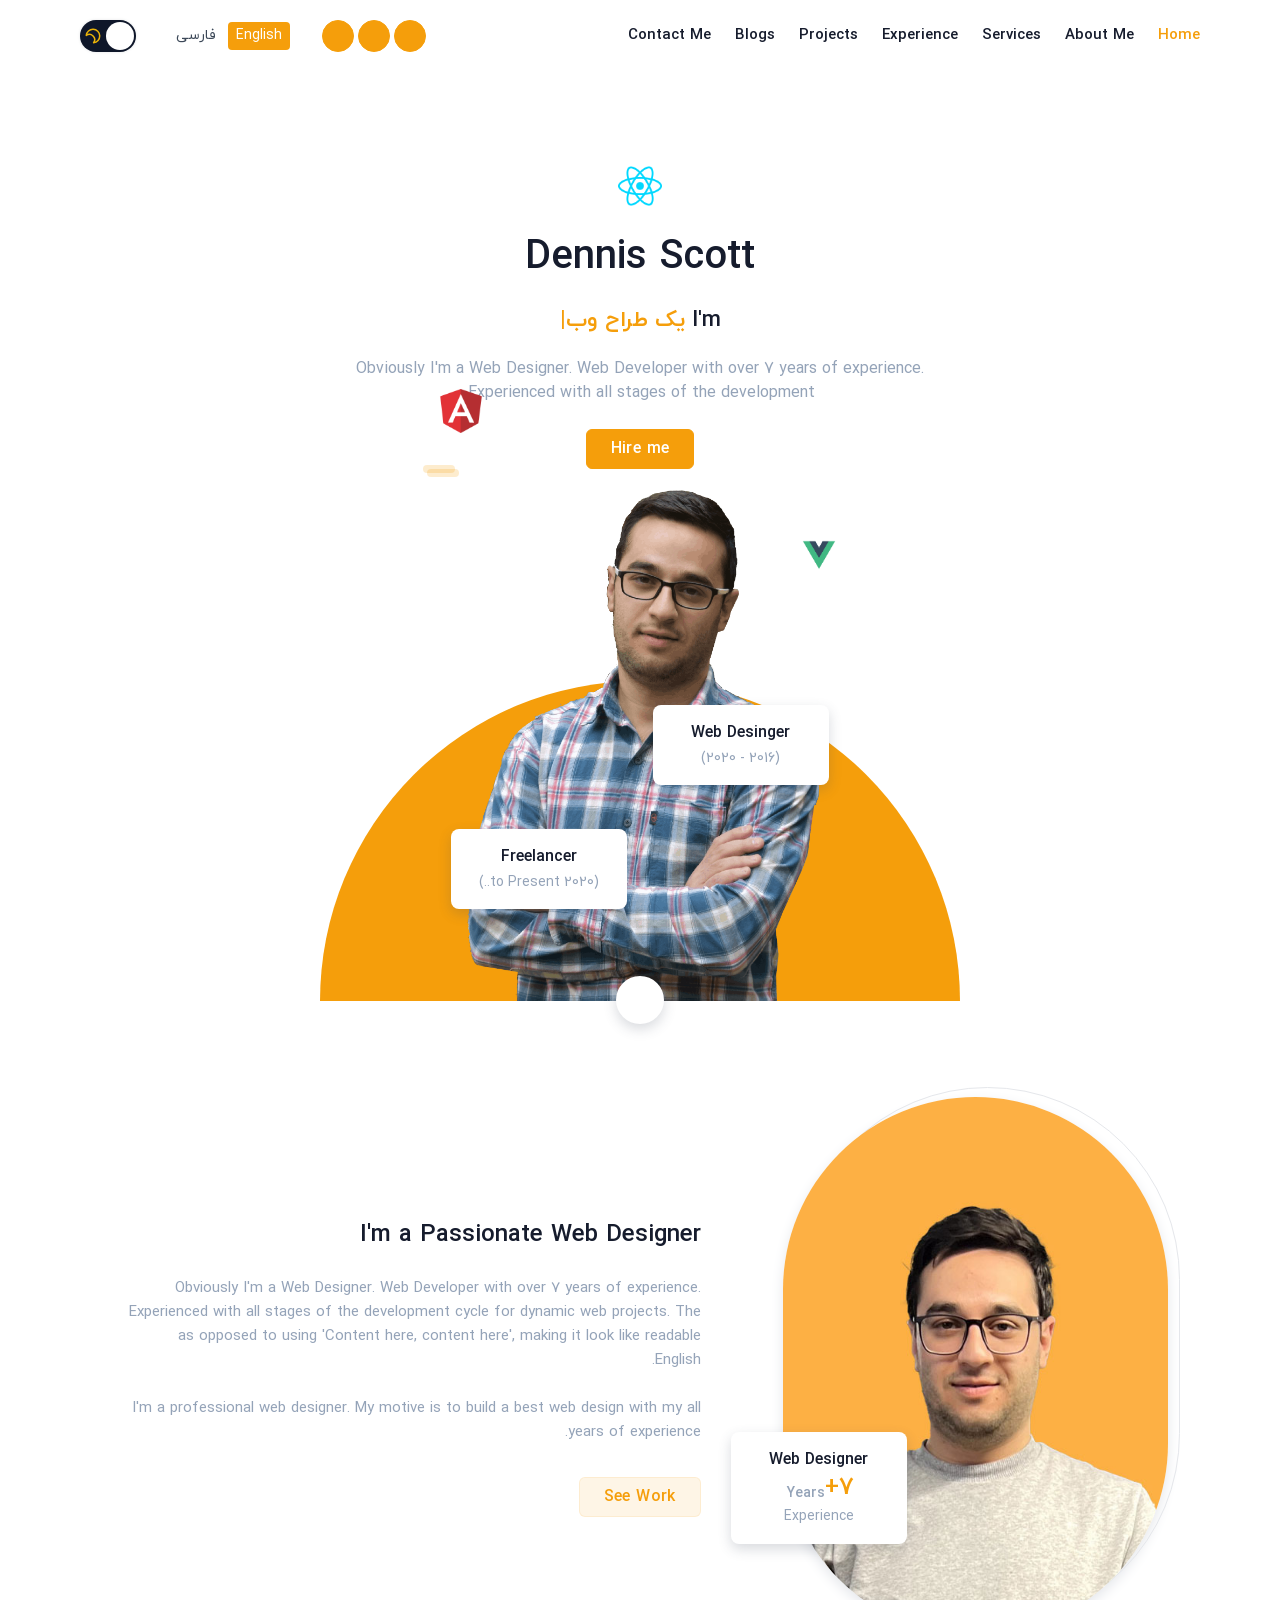
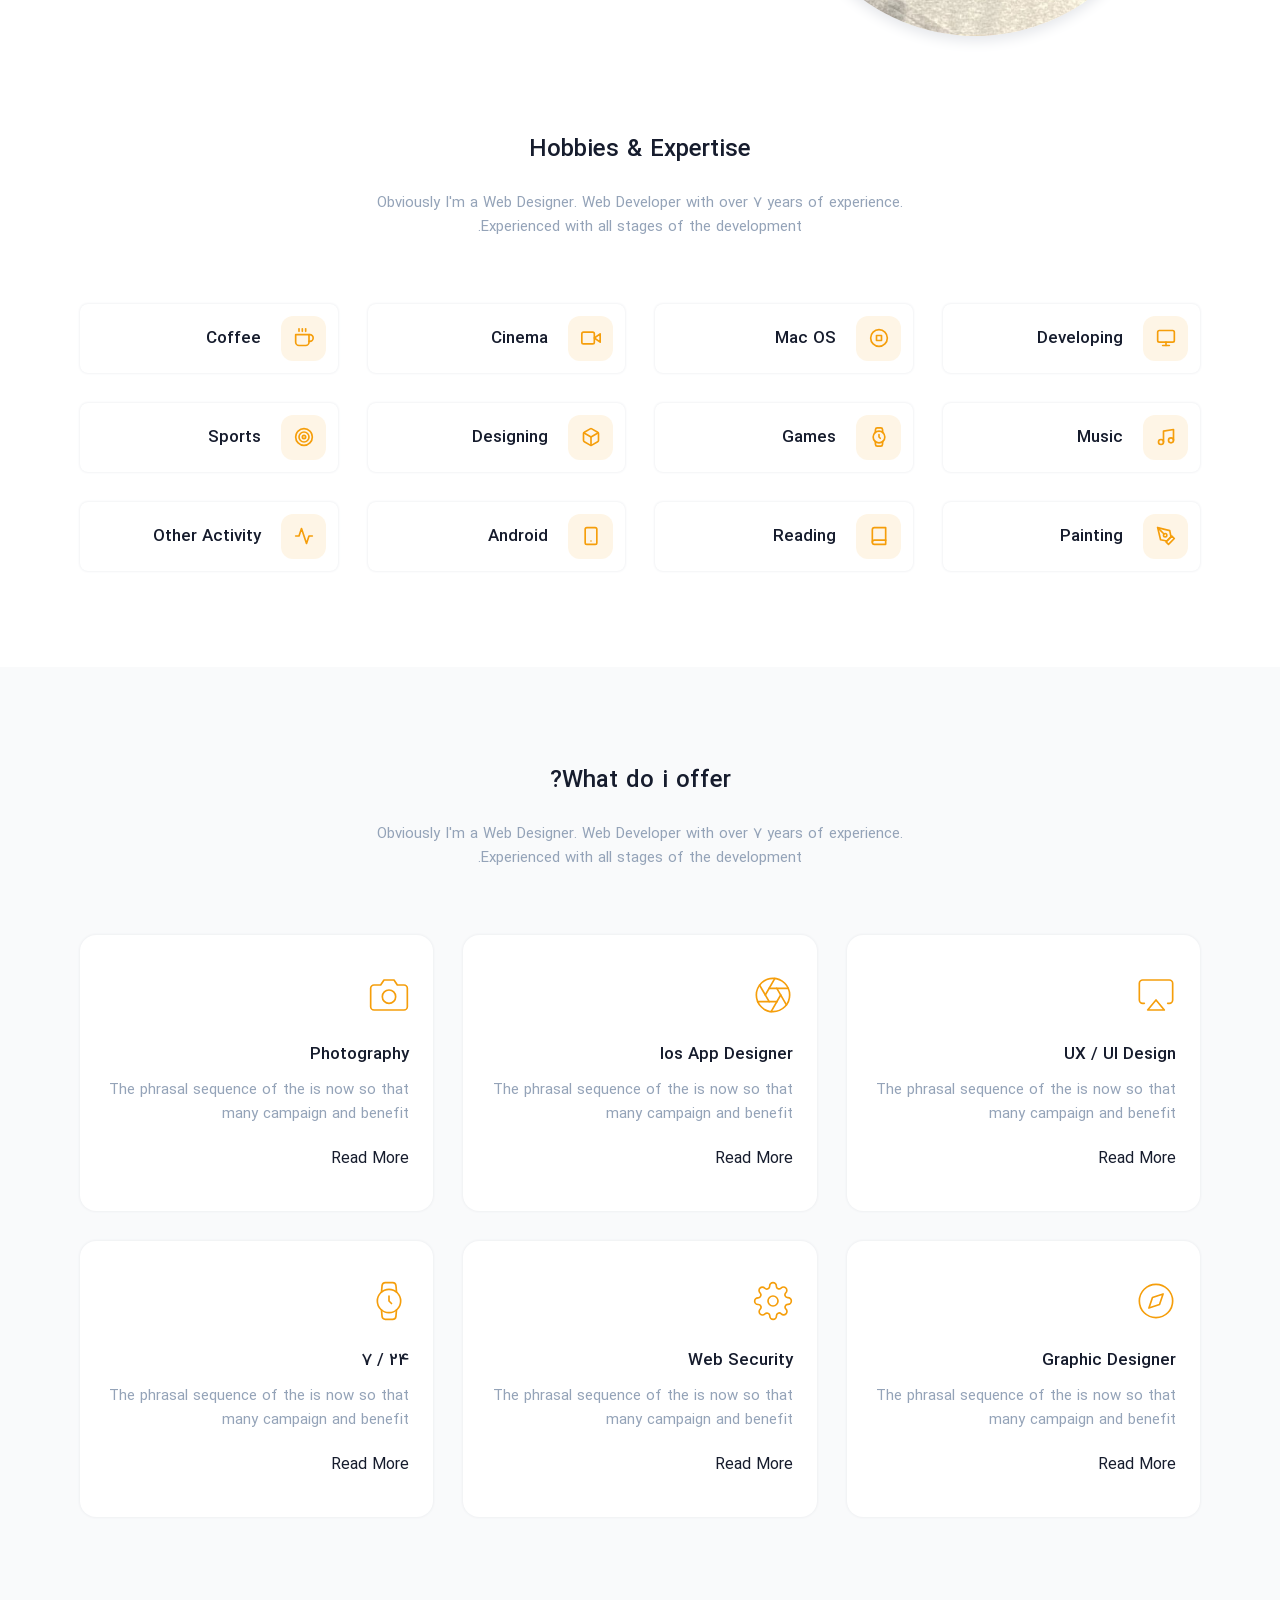
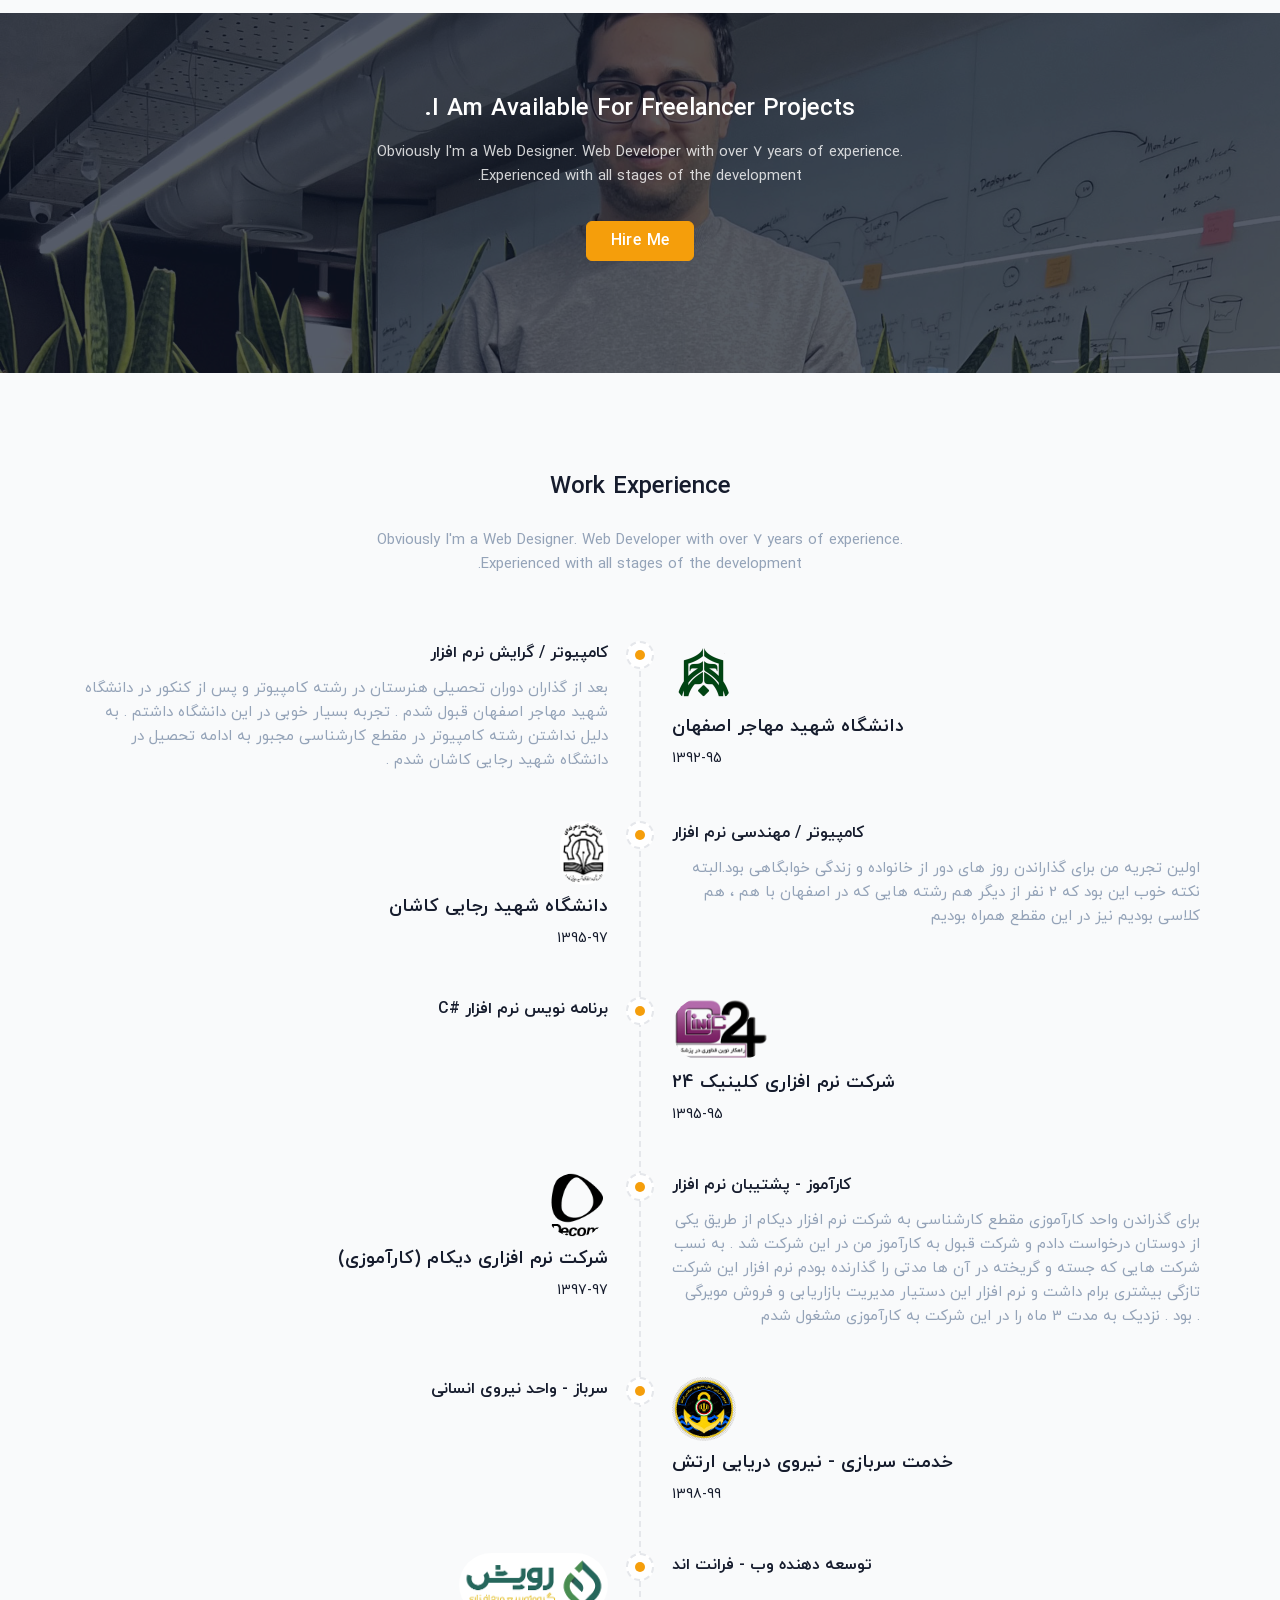
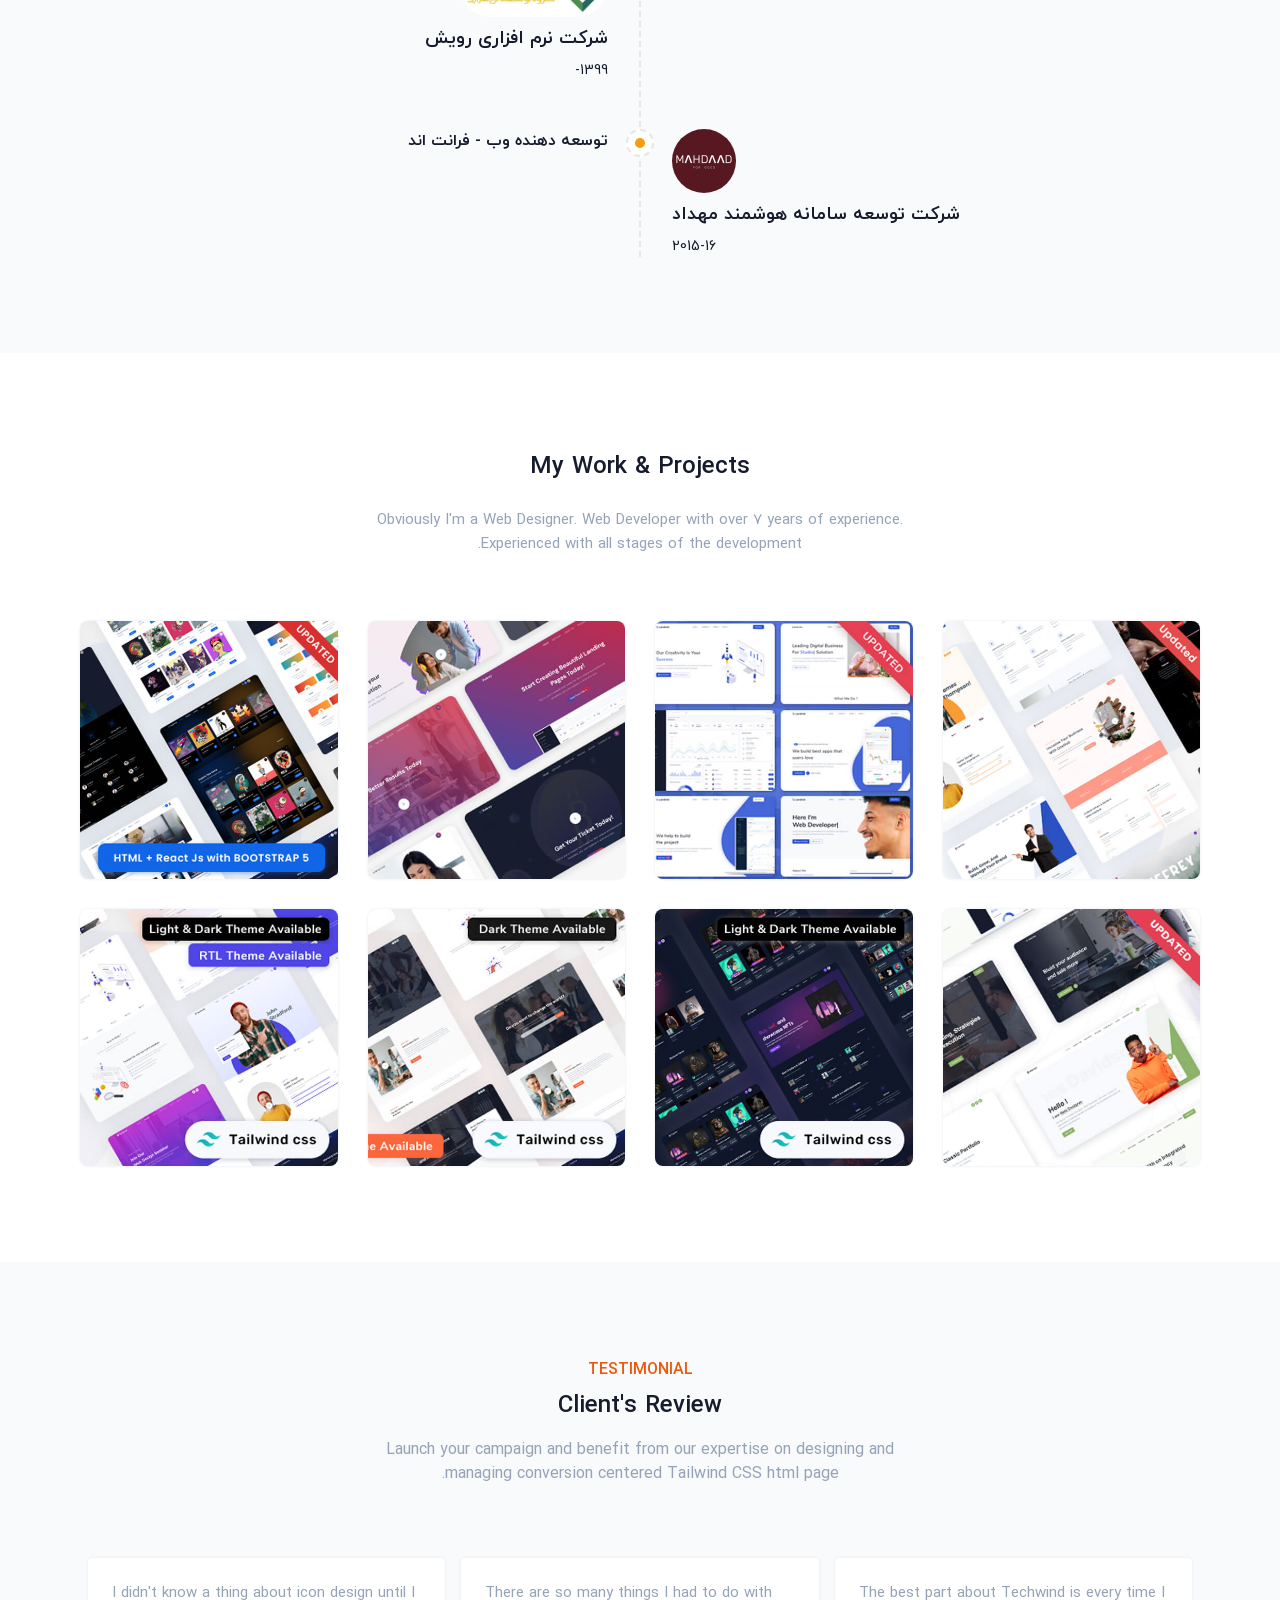
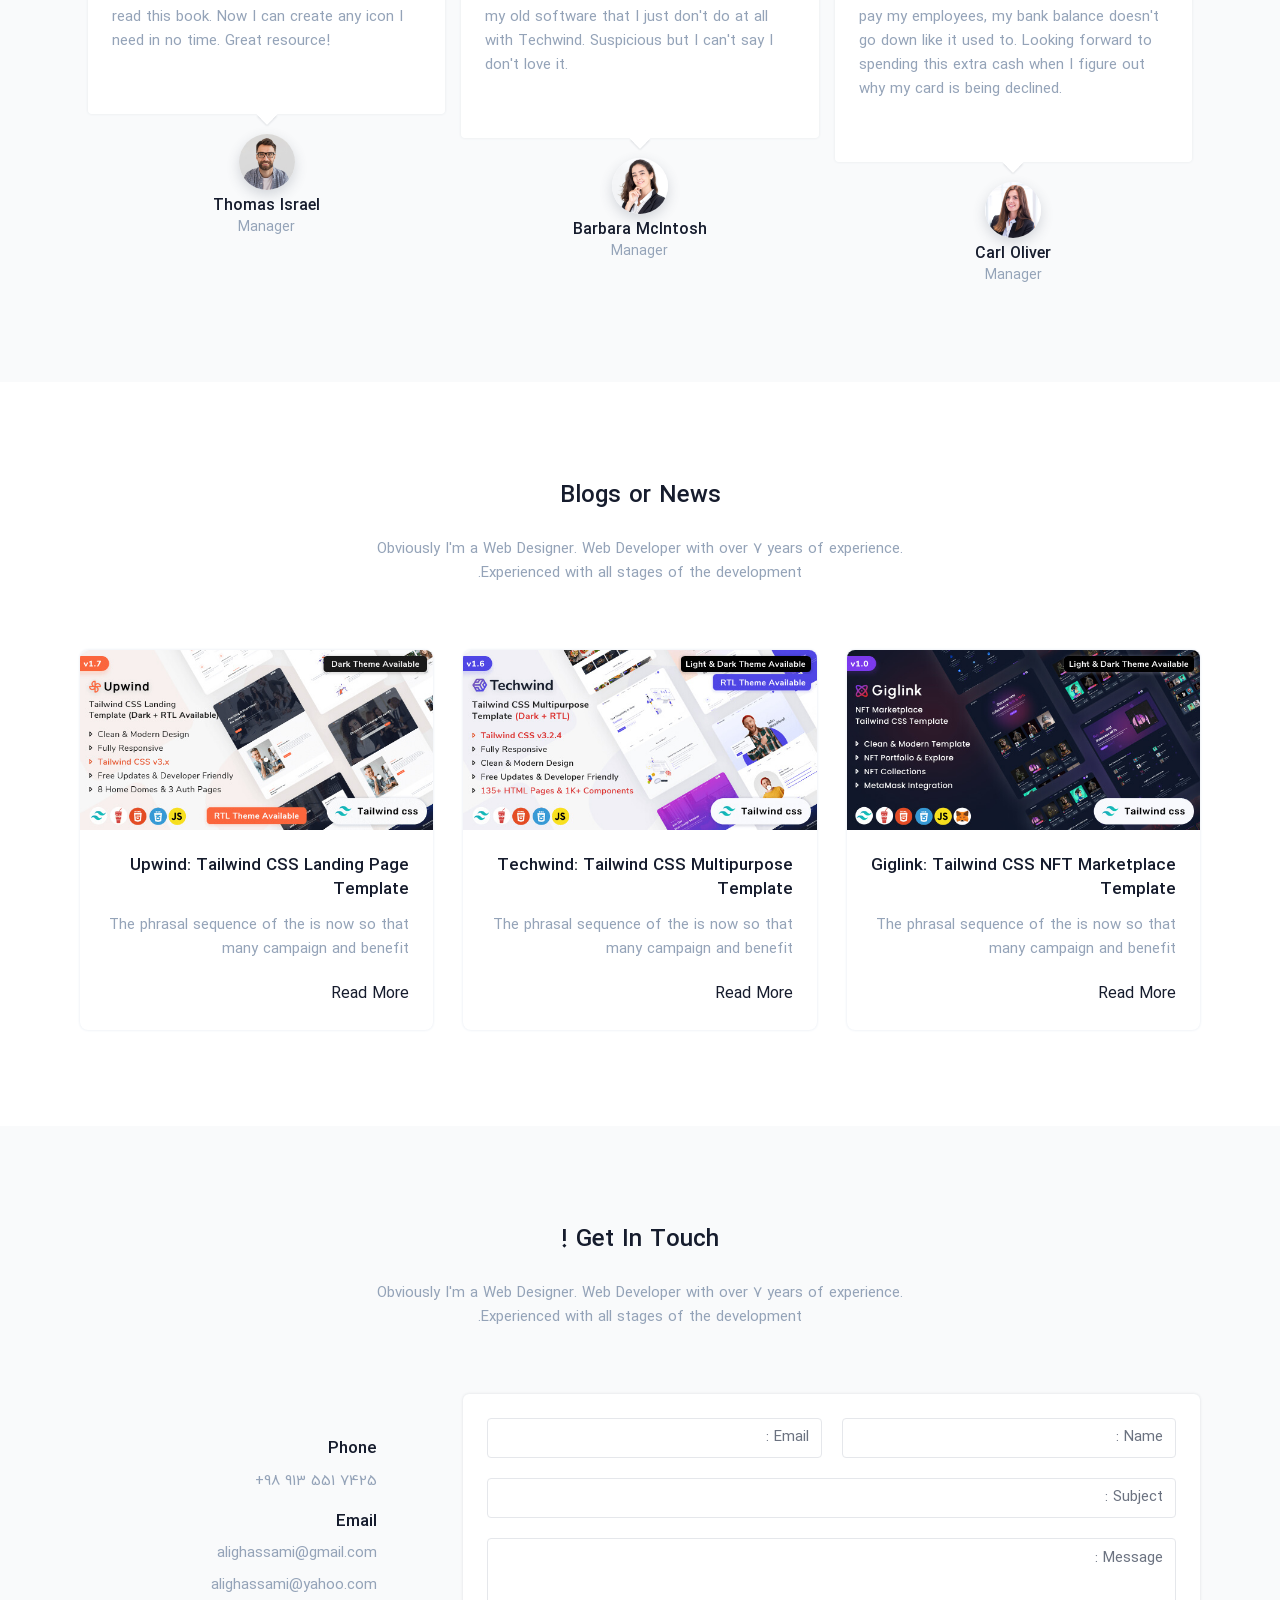
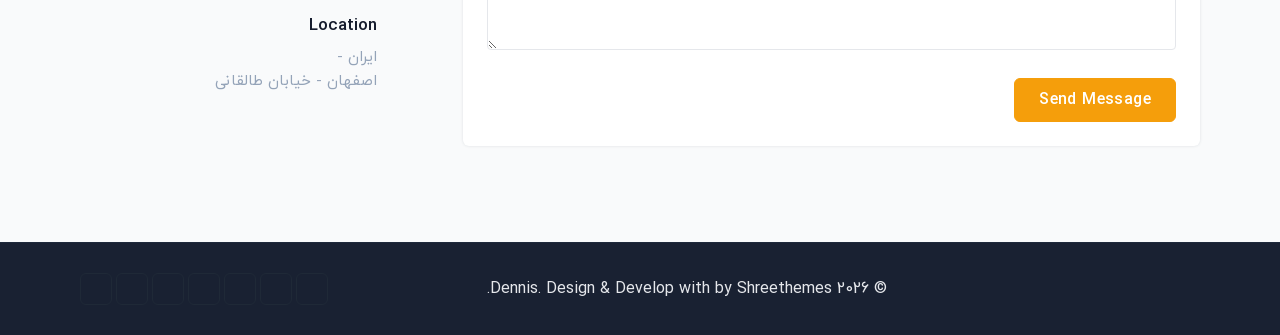
<file: en/index-two/index.html>
<!DOCTYPE html><html  lang="fa" dir="rtl" class="light scroll-smooth"><head><meta charset="utf-8"><meta name="viewport" content="width=device-width, initial-scale=1, maximum-scale=1, user-scalable=no"><title>Ali Ghasami - Portfolio</title><link rel="stylesheet" href="/assets/entry.-MDvVQZy.css" crossorigin><link rel="stylesheet" href="/assets/blog.BiEk7v8n.css" crossorigin><link rel="preload" as="fetch" crossorigin="anonymous" href="/en/index-two/_payload.json?fbbff3a5-87f3-4883-be28-6247abddc9f6"><link rel="modulepreload" as="script" crossorigin href="/assets/7tMDLmkh.js"><link rel="modulepreload" as="script" crossorigin href="/assets/CC2xYpCv.js"><link rel="modulepreload" as="script" crossorigin href="/assets/BLH0BS8F.js"><link rel="modulepreload" as="script" crossorigin href="/assets/B5wRdMu_.js"><link rel="modulepreload" as="script" crossorigin href="/assets/85qxjM7p.js"><link rel="preload" as="fetch" fetchpriority="low" crossorigin="anonymous" href="/assets/builds/meta/fbbff3a5-87f3-4883-be28-6247abddc9f6.json"><link rel="prefetch" as="image" type="image/jpeg" href="/assets/bg1.BtmJhUcN.jpg"><link rel="prefetch" as="image" type="image/jpeg" href="/assets/bg3.C2Nlc9_w.jpg"><link rel="prefetch" as="image" type="image/jpeg" href="/assets/service_back.BSdhbcw9.jpg"><link rel="prefetch" as="image" type="image/png" href="/assets/React-05.BgJkmVOE.png"><link rel="prefetch" as="image" type="image/png" href="/assets/Vue-JS-01.eyQOBiqZ.png"><link rel="prefetch" as="image" type="image/png" href="/assets/Angular-04.D2gAKh7N.png"><link rel="prefetch" as="image" type="image/png" href="/assets/hero_image.CNHCDO2t.png"><link rel="prefetch" as="image" type="image/jpeg" href="/assets/ali-ghasami.BTiGa5Q4.jpg"><link rel="prefetch" as="image" type="image/png" href="/assets/mohajer.B39wvjGe.png"><link rel="prefetch" as="image" type="image/png" href="/assets/rajae.DTbNyl6z.png"><link rel="prefetch" as="image" type="image/png" href="/assets/clinik_24.DwPuObOM.png"><link rel="prefetch" as="image" type="image/png" href="/assets/decom.2ySd0EJl.png"><link rel="prefetch" as="image" type="image/jpeg" href="/assets/artesh.BBLUuPCj.jpg"><link rel="prefetch" as="image" type="image/png" href="/assets/rooyesh.Bx1oUdn9.png"><link rel="prefetch" as="image" type="image/webp" href="/assets/mahdaad.DhE1pvFG.webp"><link rel="prefetch" as="image" type="image/jpeg" href="/assets/1.D5hSEA1M.jpg"><link rel="prefetch" as="image" type="image/jpeg" href="/assets/2.DDXTw6uE.jpg"><link rel="prefetch" as="image" type="image/jpeg" href="/assets/3.DkwgnK3B.jpg"><link rel="prefetch" as="image" type="image/jpeg" href="/assets/4.fE6TrWvm.jpg"><link rel="prefetch" as="image" type="image/jpeg" href="/assets/5.BnbSdA83.jpg"><link rel="prefetch" as="image" type="image/jpeg" href="/assets/6.DrRCWDp4.jpg"><link rel="prefetch" as="image" type="image/jpeg" href="/assets/7.DFWiqA9w.jpg"><link rel="prefetch" as="image" type="image/jpeg" href="/assets/8.BxgdcGdO.jpg"><link rel="prefetch" as="image" type="image/jpeg" href="/assets/01.-4QesCJS.jpg"><link rel="prefetch" as="image" type="image/jpeg" href="/assets/02.DSq26nA4.jpg"><link rel="prefetch" as="image" type="image/jpeg" href="/assets/03.CwdQHMIX.jpg"><link rel="prefetch" as="image" type="image/jpeg" href="/assets/04.NvE4VryN.jpg"><link rel="prefetch" as="image" type="image/jpeg" href="/assets/01_giglink.n6kwHnKX.jpg"><link rel="prefetch" as="image" type="image/jpeg" href="/assets/01_techwind.BIEiJA5h.jpg"><link rel="prefetch" as="image" type="image/jpeg" href="/assets/01_upwind.BrAATQXg.jpg"><meta name="description" content><meta name="format-detection" content="telephone=no"><script type="module" src="/assets/7tMDLmkh.js" crossorigin></script><script id="unhead:payload" type="application/json">{"title":"Ali Ghasami - Portfolio","titleTemplate":"Ali Ghasami - Portfolio"}</script></head><body  class="text-base text-black dark:text-white dark:bg-slate-900"><div id="__nuxt"></div><div id="teleports"></div><script type="application/json" data-nuxt-data="nuxt-app" data-ssr="true" id="__NUXT_DATA__" data-src="/en/index-two/_payload.json?fbbff3a5-87f3-4883-be28-6247abddc9f6">[{"state":1,"once":10,"_errors":11,"serverRendered":6,"path":13,"prerenderedAt":14},["Reactive",2],{"$si18n:cached-locale-configs":3,"$si18n:resolved-locale":9},{"en":4,"fa":7},{"fallbacks":5,"cacheable":6},[],true,{"fallbacks":8,"cacheable":6},[],"en",["Set"],["ShallowReactive",12],{},"/en/index-two",1770295485551]</script><script>window.__NUXT__={};window.__NUXT__.config={public:{i18n:{baseUrl:"",defaultLocale:"fa",rootRedirect:"",redirectStatusCode:302,skipSettingLocaleOnNavigate:false,locales:[{code:"en",name:"English",dir:"ltr",language:""},{code:"fa",name:"فارسی",dir:"rtl",language:""}],detectBrowserLanguage:{alwaysRedirect:false,cookieCrossOrigin:false,cookieDomain:"",cookieKey:"i18n_redirected",cookieSecure:false,fallbackLocale:"",redirectOn:"root",useCookie:true},experimental:{localeDetector:"",typedPages:true,typedOptionsAndMessages:false,alternateLinkCanonicalQueries:true,devCache:false,cacheLifetime:"",stripMessagesPayload:false,preload:false,strictSeo:false,nitroContextDetection:true,httpCacheDuration:10},domainLocales:{en:{domain:""},fa:{domain:""}}}},app:{baseURL:"/",buildId:"fbbff3a5-87f3-4883-be28-6247abddc9f6",buildAssetsDir:"assets",cdnURL:""}}</script></body></html>
</file>
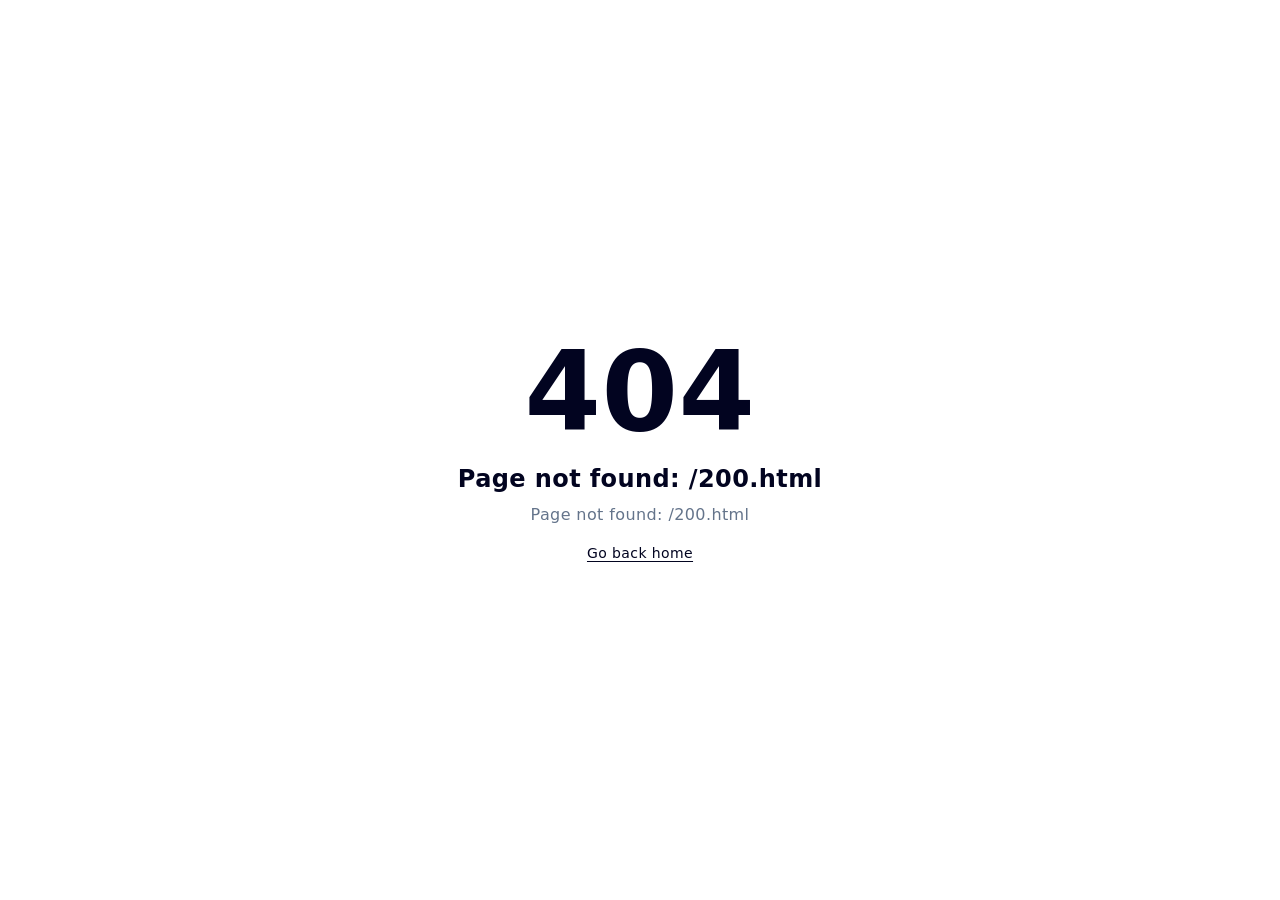
<file: 200.html>
<!DOCTYPE html><html  lang="fa" dir="rtl" class="light scroll-smooth"><head><meta charset="utf-8"><meta name="viewport" content="width=device-width, initial-scale=1, maximum-scale=1, user-scalable=no"><title>Ali Ghasami - Portfolio</title><link rel="stylesheet" href="/assets/entry.-MDvVQZy.css" crossorigin><link rel="modulepreload" as="script" crossorigin href="/assets/7tMDLmkh.js"><link rel="prefetch" as="image" type="image/jpeg" href="/assets/bg1.BtmJhUcN.jpg"><link rel="prefetch" as="image" type="image/jpeg" href="/assets/bg3.C2Nlc9_w.jpg"><link rel="prefetch" as="image" type="image/jpeg" href="/assets/service_back.BSdhbcw9.jpg"><meta name="description" content><meta name="format-detection" content="telephone=no"><script type="module" src="/assets/7tMDLmkh.js" crossorigin></script><script id="unhead:payload" type="application/json">{"title":"Ali Ghasami - Portfolio","titleTemplate":"Ali Ghasami - Portfolio"}</script></head><body  class="text-base text-black dark:text-white dark:bg-slate-900"><div id="__nuxt"></div><div id="teleports"></div><script type="application/json" data-nuxt-data="nuxt-app" data-ssr="false" id="__NUXT_DATA__">[{"prerenderedAt":1,"serverRendered":2},1770295485419,false]</script><script>window.__NUXT__={};window.__NUXT__.config={public:{i18n:{baseUrl:"",defaultLocale:"fa",rootRedirect:"",redirectStatusCode:302,skipSettingLocaleOnNavigate:false,locales:[{code:"en",name:"English",dir:"ltr",language:""},{code:"fa",name:"فارسی",dir:"rtl",language:""}],detectBrowserLanguage:{alwaysRedirect:false,cookieCrossOrigin:false,cookieDomain:"",cookieKey:"i18n_redirected",cookieSecure:false,fallbackLocale:"",redirectOn:"root",useCookie:true},experimental:{localeDetector:"",typedPages:true,typedOptionsAndMessages:false,alternateLinkCanonicalQueries:true,devCache:false,cacheLifetime:"",stripMessagesPayload:false,preload:false,strictSeo:false,nitroContextDetection:true,httpCacheDuration:10},domainLocales:{en:{domain:""},fa:{domain:""}}}},app:{baseURL:"/",buildId:"fbbff3a5-87f3-4883-be28-6247abddc9f6",buildAssetsDir:"assets",cdnURL:""}}</script></body></html>
</file>
<file: assets/entry.-MDvVQZy.css>
@layer properties{@supports ((-webkit-hyphens:none) and (not (margin-trim:inline))) or ((-moz-orient:inline) and (not (color:rgb(from red r g b)))){*,::backdrop,:after,:before{--tw-translate-x:0;--tw-translate-y:0;--tw-translate-z:0;--tw-rotate-x:initial;--tw-rotate-y:initial;--tw-rotate-z:initial;--tw-skew-x:initial;--tw-skew-y:initial;--tw-border-style:solid;--tw-gradient-position:initial;--tw-gradient-from:#0000;--tw-gradient-via:#0000;--tw-gradient-to:#0000;--tw-gradient-stops:initial;--tw-gradient-via-stops:initial;--tw-gradient-from-position:0%;--tw-gradient-via-position:50%;--tw-gradient-to-position:100%;--tw-shadow:0 0 #0000;--tw-shadow-color:initial;--tw-shadow-alpha:100%;--tw-inset-shadow:0 0 #0000;--tw-inset-shadow-color:initial;--tw-inset-shadow-alpha:100%;--tw-ring-color:initial;--tw-ring-shadow:0 0 #0000;--tw-inset-ring-color:initial;--tw-inset-ring-shadow:0 0 #0000;--tw-ring-inset:initial;--tw-ring-offset-width:0px;--tw-ring-offset-color:#fff;--tw-ring-offset-shadow:0 0 #0000;--tw-blur:initial;--tw-brightness:initial;--tw-contrast:initial;--tw-grayscale:initial;--tw-hue-rotate:initial;--tw-invert:initial;--tw-opacity:initial;--tw-saturate:initial;--tw-sepia:initial;--tw-drop-shadow:initial;--tw-drop-shadow-color:initial;--tw-drop-shadow-alpha:100%;--tw-drop-shadow-size:initial;--tw-duration:initial;--tw-content:""}}}.collapse{visibility:collapse}.visible{visibility:visible}.sr-only{border-width:0;clip-path:inset(50%);height:1px;margin:-1px;overflow:hidden;padding:0;white-space:nowrap;width:1px}.absolute,.sr-only{position:absolute}.fixed{position:fixed}.relative{position:relative}.top-1\/2{top:50%}.top-1\/4{top:25%}.top-\[2px\]{top:2px}.top-\[40\%\]{top:40%}.bottom-\[25px\]{bottom:25px}.left-\[2px\]{left:2px}.-z-1{z-index:-1}.z-1{z-index:1}.z-3{z-index:3}.z-10{z-index:10}.z-50{z-index:50}.container{width:100%}.mx-auto{margin-inline:auto}.ms-auto{margin-inline-start:auto}.me-auto{margin-inline-end:auto}.-mt-\[10px\]{margin-top:-10px}.block{display:block}.contents{display:contents}.flex{display:flex}.grid{display:grid}.hidden{display:none}.inline{display:inline}.inline-block{display:inline-block}.inline-flex{display:inline-flex}.table{display:table}.h-\[18px\]{height:18px}.h-\[45px\]{height:45px}.h-\[100\%\]{height:100%}.h-auto{height:auto}.w-\[18px\]{width:18px}.w-\[100\%\],.w-full{width:100%}.min-w-\[45px\]{min-width:45px}.flex-1{flex:1}.-translate-y-1\/2{--tw-translate-y:-50%;translate:var(--tw-translate-x)var(--tw-translate-y)}.-rotate-45{rotate:-45deg}.-rotate-90{rotate:-90deg}.rotate-45{rotate:45deg}.rotate-90{rotate:90deg}.transform{transform:var(--tw-rotate-x,)var(--tw-rotate-y,)var(--tw-rotate-z,)var(--tw-skew-x,)var(--tw-skew-y,)}.animate-\[spin_20s_linear_infinite\]{animation:spin 20s linear infinite}.animate-\[spin_30s_linear_infinite\]{animation:spin 30s linear infinite}.cursor-pointer{cursor:pointer}.resize{resize:both}.list-none{list-style-type:none}.grid-cols-1{grid-template-columns:repeat(1,minmax(0,1fr))}.flex-col{flex-direction:column}.flex-wrap{flex-wrap:wrap}.items-center{align-items:center}.justify-between{justify-content:space-between}.justify-center{justify-content:center}.gap-\[30px\]{gap:30px}.overflow-hidden{overflow:hidden}.rounded-full{border-radius:3.40282e+38px}.border{border-style:var(--tw-border-style);border-width:1px}.border-t{border-top-style:var(--tw-border-style);border-top-width:1px}.border-inherit{border-color:inherit}.bg-transparent{background-color:#0000}.bg-gradient-to-b{--tw-gradient-position:to bottom in oklab;background-image:linear-gradient(var(--tw-gradient-stops))}.bg-\[url\(\'\.\.\/\.\.\/assets\/images\/bg\/bg1\.jpg\'\)\]{background-image:url(../../assets/images/bg/bg1.jpg)}.bg-\[url\(\'\.\.\/\.\.\/assets\/images\/bg\/bg3\.jpg\'\)\]{background-image:url(../../assets/images/bg/bg3.jpg)}.bg-\[url\(\'\.\.\/\.\.\/assets\/img\/service_back\.jpg\'\)\]{background-image:url(../../assets/img/service_back.jpg)}.from-transparent{--tw-gradient-from:#0000;--tw-gradient-stops:var(--tw-gradient-via-stops,var(--tw-gradient-position),var(--tw-gradient-from)var(--tw-gradient-from-position),var(--tw-gradient-to)var(--tw-gradient-to-position))}.bg-cover{background-size:cover}.bg-center{background-position:50%}.bg-no-repeat{background-repeat:no-repeat}.stroke-1{stroke-width:1px}.py-\[30px\]{padding-block:30px}.text-center{text-align:center}.text-start{text-align:start}.align-middle{vertical-align:middle}.text-\[15px\]{font-size:15px}.text-\[17px\]{font-size:17px}.text-\[22px\]{font-size:22px}.text-\[24px\]{font-size:24px}.uppercase{text-transform:uppercase}.italic{font-style:italic}.underline{text-decoration-line:underline}.opacity-0{opacity:0}.ring{--tw-ring-shadow:var(--tw-ring-inset,)0 0 0 calc(1px + var(--tw-ring-offset-width))var(--tw-ring-color,currentcolor);box-shadow:var(--tw-inset-shadow),var(--tw-inset-ring-shadow),var(--tw-ring-offset-shadow),var(--tw-ring-shadow),var(--tw-shadow)}.filter{filter:var(--tw-blur,)var(--tw-brightness,)var(--tw-contrast,)var(--tw-grayscale,)var(--tw-hue-rotate,)var(--tw-invert,)var(--tw-saturate,)var(--tw-sepia,)var(--tw-drop-shadow,)}.transition{transition-duration:var(--tw-duration,0s);transition-property:color,background-color,border-color,outline-color,text-decoration-color,fill,stroke,--tw-gradient-from,--tw-gradient-via,--tw-gradient-to,opacity,box-shadow,transform,translate,scale,rotate,filter,backdrop-filter,display,content-visibility,overlay,pointer-events;transition-timing-function:var(--tw-ease,ease)}.transition-all{transition-duration:var(--tw-duration,0s);transition-property:all;transition-timing-function:var(--tw-ease,ease)}.duration-500{--tw-duration:.5s;transition-duration:.5s}.outline-none{--tw-outline-style:none;outline-style:none}@media(hover:hover){.group-hover\:opacity-100:is(:where(.group):hover *){opacity:1}}.before\:absolute:before{content:var(--tw-content);position:absolute}.before\:-z-1:before{content:var(--tw-content);z-index:-1}.before\:z-10:before{content:var(--tw-content);z-index:10}.before\:mx-auto:before{content:var(--tw-content);margin-inline:auto}.before\:h-\[20rem\]:before{content:var(--tw-content);height:20rem}.before\:w-\[20rem\]:before{content:var(--tw-content);width:20rem}.before\:rounded-full:before{border-radius:3.40282e+38px;content:var(--tw-content)}.before\:border-2:before{border-style:var(--tw-border-style);border-width:2px;content:var(--tw-content)}.before\:border-dashed:before{content:var(--tw-content);--tw-border-style:dashed;border-style:dashed}.before\:content-\[\'\'\]:before{--tw-content:"";content:var(--tw-content)}.after\:absolute:after{content:var(--tw-content);position:absolute}.after\:top-\[9px\]:after{content:var(--tw-content);top:9px}.after\:bottom-1\/2:after{bottom:50%;content:var(--tw-content)}.after\:z-10:after{content:var(--tw-content);z-index:10}.after\:h-full:after{content:var(--tw-content);height:100%}.after\:w-px:after{content:var(--tw-content);width:1px}.after\:translate-y-1\/2:after{content:var(--tw-content);--tw-translate-y:50%;translate:var(--tw-translate-x)var(--tw-translate-y)}.after\:rotate-90:after{content:var(--tw-content);rotate:90deg}.after\:rounded-full:after{border-radius:3.40282e+38px;content:var(--tw-content)}.after\:border-s-2:after{border-inline-start-style:var(--tw-border-style);border-inline-start-width:2px;content:var(--tw-content)}.after\:border-dashed:after{content:var(--tw-content);--tw-border-style:dashed;border-style:dashed}.after\:content-\[\'\'\]:after{--tw-content:"";content:var(--tw-content)}.focus\:shadow-none:focus{--tw-shadow:0 0 #0000}.focus\:ring-0:focus,.focus\:shadow-none:focus{box-shadow:var(--tw-inset-shadow),var(--tw-inset-ring-shadow),var(--tw-ring-offset-shadow),var(--tw-ring-shadow),var(--tw-shadow)}.focus\:ring-0:focus{--tw-ring-shadow:var(--tw-ring-inset,)0 0 0 calc(var(--tw-ring-offset-width))var(--tw-ring-color,currentcolor)}.focus\:outline-none:focus{--tw-outline-style:none;outline-style:none}.ltr\:float-left:where(:dir(ltr),[dir=ltr],[dir=ltr] *){float:left}.ltr\:block:where(:dir(ltr),[dir=ltr],[dir=ltr] *){display:block}.ltr\:hidden:where(:dir(ltr),[dir=ltr],[dir=ltr] *){display:none}.rtl\:float-right:where(:dir(rtl),[dir=rtl],[dir=rtl] *){float:right}.rtl\:block:where(:dir(rtl),[dir=rtl],[dir=rtl] *){display:block}.rtl\:hidden:where(:dir(rtl),[dir=rtl],[dir=rtl] *){display:none}@media(prefers-color-scheme:dark){.dark\:hidden{display:none}.dark\:inline-block{display:inline-block}}@property --tw-translate-x{syntax:"*";inherits:false;initial-value:0}@property --tw-translate-y{syntax:"*";inherits:false;initial-value:0}@property --tw-translate-z{syntax:"*";inherits:false;initial-value:0}@property --tw-rotate-x{syntax:"*";inherits:false}@property --tw-rotate-y{syntax:"*";inherits:false}@property --tw-rotate-z{syntax:"*";inherits:false}@property --tw-skew-x{syntax:"*";inherits:false}@property --tw-skew-y{syntax:"*";inherits:false}@property --tw-border-style{syntax:"*";inherits:false;initial-value:solid}@property --tw-gradient-position{syntax:"*";inherits:false}@property --tw-gradient-from{syntax:"<color>";inherits:false;initial-value:#0000}@property --tw-gradient-via{syntax:"<color>";inherits:false;initial-value:#0000}@property --tw-gradient-to{syntax:"<color>";inherits:false;initial-value:#0000}@property --tw-gradient-stops{syntax:"*";inherits:false}@property --tw-gradient-via-stops{syntax:"*";inherits:false}@property --tw-gradient-from-position{syntax:"<length-percentage>";inherits:false;initial-value:0%}@property --tw-gradient-via-position{syntax:"<length-percentage>";inherits:false;initial-value:50%}@property --tw-gradient-to-position{syntax:"<length-percentage>";inherits:false;initial-value:100%}@property --tw-shadow{syntax:"*";inherits:false;initial-value:0 0 #0000}@property --tw-shadow-color{syntax:"*";inherits:false}@property --tw-shadow-alpha{syntax:"<percentage>";inherits:false;initial-value:100%}@property --tw-inset-shadow{syntax:"*";inherits:false;initial-value:0 0 #0000}@property --tw-inset-shadow-color{syntax:"*";inherits:false}@property --tw-inset-shadow-alpha{syntax:"<percentage>";inherits:false;initial-value:100%}@property --tw-ring-color{syntax:"*";inherits:false}@property --tw-ring-shadow{syntax:"*";inherits:false;initial-value:0 0 #0000}@property --tw-inset-ring-color{syntax:"*";inherits:false}@property --tw-inset-ring-shadow{syntax:"*";inherits:false;initial-value:0 0 #0000}@property --tw-ring-inset{syntax:"*";inherits:false}@property --tw-ring-offset-width{syntax:"<length>";inherits:false;initial-value:0}@property --tw-ring-offset-color{syntax:"*";inherits:false;initial-value:#fff}@property --tw-ring-offset-shadow{syntax:"*";inherits:false;initial-value:0 0 #0000}@property --tw-blur{syntax:"*";inherits:false}@property --tw-brightness{syntax:"*";inherits:false}@property --tw-contrast{syntax:"*";inherits:false}@property --tw-grayscale{syntax:"*";inherits:false}@property --tw-hue-rotate{syntax:"*";inherits:false}@property --tw-invert{syntax:"*";inherits:false}@property --tw-opacity{syntax:"*";inherits:false}@property --tw-saturate{syntax:"*";inherits:false}@property --tw-sepia{syntax:"*";inherits:false}@property --tw-drop-shadow{syntax:"*";inherits:false}@property --tw-drop-shadow-color{syntax:"*";inherits:false}@property --tw-drop-shadow-alpha{syntax:"<percentage>";inherits:false;initial-value:100%}@property --tw-drop-shadow-size{syntax:"*";inherits:false}@property --tw-duration{syntax:"*";inherits:false}@property --tw-content{syntax:"*";inherits:false;initial-value:""}*,:after,:before{--tw-border-spacing-x:0;--tw-border-spacing-y:0;--tw-translate-x:0;--tw-translate-y:0;--tw-rotate:0;--tw-skew-x:0;--tw-skew-y:0;--tw-scale-x:1;--tw-scale-y:1;--tw-pan-x: ;--tw-pan-y: ;--tw-pinch-zoom: ;--tw-scroll-snap-strictness:proximity;--tw-gradient-from-position: ;--tw-gradient-via-position: ;--tw-gradient-to-position: ;--tw-ordinal: ;--tw-slashed-zero: ;--tw-numeric-figure: ;--tw-numeric-spacing: ;--tw-numeric-fraction: ;--tw-ring-inset: ;--tw-ring-offset-width:0px;--tw-ring-offset-color:#fff;--tw-ring-color:rgba(59,130,246,.5);--tw-ring-offset-shadow:0 0 #0000;--tw-ring-shadow:0 0 #0000;--tw-shadow:0 0 #0000;--tw-shadow-colored:0 0 #0000;--tw-blur: ;--tw-brightness: ;--tw-contrast: ;--tw-grayscale: ;--tw-hue-rotate: ;--tw-invert: ;--tw-saturate: ;--tw-sepia: ;--tw-drop-shadow: ;--tw-backdrop-blur: ;--tw-backdrop-brightness: ;--tw-backdrop-contrast: ;--tw-backdrop-grayscale: ;--tw-backdrop-hue-rotate: ;--tw-backdrop-invert: ;--tw-backdrop-opacity: ;--tw-backdrop-saturate: ;--tw-backdrop-sepia: ;--tw-contain-size: ;--tw-contain-layout: ;--tw-contain-paint: ;--tw-contain-style: }::backdrop{--tw-border-spacing-x:0;--tw-border-spacing-y:0;--tw-translate-x:0;--tw-translate-y:0;--tw-rotate:0;--tw-skew-x:0;--tw-skew-y:0;--tw-scale-x:1;--tw-scale-y:1;--tw-pan-x: ;--tw-pan-y: ;--tw-pinch-zoom: ;--tw-scroll-snap-strictness:proximity;--tw-gradient-from-position: ;--tw-gradient-via-position: ;--tw-gradient-to-position: ;--tw-ordinal: ;--tw-slashed-zero: ;--tw-numeric-figure: ;--tw-numeric-spacing: ;--tw-numeric-fraction: ;--tw-ring-inset: ;--tw-ring-offset-width:0px;--tw-ring-offset-color:#fff;--tw-ring-color:rgba(59,130,246,.5);--tw-ring-offset-shadow:0 0 #0000;--tw-ring-shadow:0 0 #0000;--tw-shadow:0 0 #0000;--tw-shadow-colored:0 0 #0000;--tw-blur: ;--tw-brightness: ;--tw-contrast: ;--tw-grayscale: ;--tw-hue-rotate: ;--tw-invert: ;--tw-saturate: ;--tw-sepia: ;--tw-drop-shadow: ;--tw-backdrop-blur: ;--tw-backdrop-brightness: ;--tw-backdrop-contrast: ;--tw-backdrop-grayscale: ;--tw-backdrop-hue-rotate: ;--tw-backdrop-invert: ;--tw-backdrop-opacity: ;--tw-backdrop-saturate: ;--tw-backdrop-sepia: ;--tw-contain-size: ;--tw-contain-layout: ;--tw-contain-paint: ;--tw-contain-style: }*,:after,:before{border:0 solid #e5e7eb;box-sizing:border-box}:after,:before{--tw-content:""}:host,html{line-height:1.5;-webkit-text-size-adjust:100%;font-family:ui-sans-serif,system-ui,sans-serif,Apple Color Emoji,Segoe UI Emoji,Segoe UI Symbol,Noto Color Emoji;font-feature-settings:normal;font-variation-settings:normal;-moz-tab-size:4;-o-tab-size:4;tab-size:4;-webkit-tap-highlight-color:transparent}body{line-height:inherit;margin:0}hr{border-top-width:1px;color:inherit;height:0}abbr:where([title]){-webkit-text-decoration:underline dotted;text-decoration:underline dotted}h1,h2,h3,h4,h5,h6{font-size:inherit;font-weight:inherit}a{color:inherit;text-decoration:inherit}b,strong{font-weight:bolder}code,kbd,pre,samp{font-family:ui-monospace,SFMono-Regular,Menlo,Monaco,Consolas,Liberation Mono,Courier New,monospace;font-feature-settings:normal;font-size:1em;font-variation-settings:normal}small{font-size:80%}sub,sup{font-size:75%;line-height:0;position:relative;vertical-align:baseline}sub{bottom:-.25em}sup{top:-.5em}table{border-collapse:collapse;border-color:inherit;text-indent:0}button,input,optgroup,select,textarea{color:inherit;font-family:inherit;font-feature-settings:inherit;font-size:100%;font-variation-settings:inherit;font-weight:inherit;letter-spacing:inherit;line-height:inherit;margin:0;padding:0}button,select{text-transform:none}button,input:where([type=button]),input:where([type=reset]),input:where([type=submit]){-webkit-appearance:button;background-color:transparent;background-image:none}:-moz-focusring{outline:auto}:-moz-ui-invalid{box-shadow:none}progress{vertical-align:baseline}::-webkit-inner-spin-button,::-webkit-outer-spin-button{height:auto}[type=search]{-webkit-appearance:textfield;outline-offset:-2px}::-webkit-search-decoration{-webkit-appearance:none}::-webkit-file-upload-button{-webkit-appearance:button;font:inherit}summary{display:list-item}blockquote,dd,dl,figure,h1,h2,h3,h4,h5,h6,hr,p,pre{margin:0}fieldset{margin:0}fieldset,legend{padding:0}menu,ol,ul{list-style:none;margin:0;padding:0}dialog{padding:0}textarea{resize:vertical}input::-moz-placeholder,textarea::-moz-placeholder{color:#9ca3af;opacity:1}input::placeholder,textarea::placeholder{color:#9ca3af;opacity:1}[role=button],button{cursor:pointer}:disabled{cursor:default}audio,canvas,embed,iframe,img,object,svg,video{display:block;vertical-align:middle}img,video{height:auto;max-width:100%}[hidden]:where(:not([hidden=until-found])){display:none}.container{margin-left:auto;margin-right:auto;padding-left:12px;padding-right:12px;width:100%}@media(min-width:540px){.container{max-width:540px}}@media(min-width:640px){.container{max-width:640px;padding-left:1rem;padding-right:1rem}}@media(min-width:768px){.container{max-width:768px}}@media(min-width:992px){.container{max-width:992px}}@media(min-width:1024px){.container{max-width:1024px;padding-left:45px;padding-right:45px}}@media(min-width:1280px){.container{max-width:1280px;padding-left:5rem;padding-right:5rem}}@media(min-width:1536px){.container{max-width:1536px;padding-left:13rem;padding-right:13rem}}.form-input,.form-multiselect,.form-select,.form-textarea{-webkit-appearance:none;-moz-appearance:none;appearance:none;background-color:#fff;border-color:#6b7280;border-radius:0;border-width:1px;font-size:1rem;line-height:1.5rem;padding:.5rem .75rem;--tw-shadow:0 0 #0000}.form-input:focus,.form-multiselect:focus,.form-select:focus,.form-textarea:focus{outline:2px solid transparent;outline-offset:2px;--tw-ring-inset:var(--tw-empty, );--tw-ring-offset-width:0px;--tw-ring-offset-color:#fff;--tw-ring-color:#2563eb;--tw-ring-offset-shadow:var(--tw-ring-inset) 0 0 0 var(--tw-ring-offset-width) var(--tw-ring-offset-color);--tw-ring-shadow:var(--tw-ring-inset) 0 0 0 calc(1px + var(--tw-ring-offset-width)) var(--tw-ring-color);border-color:#2563eb;box-shadow:var(--tw-ring-offset-shadow),var(--tw-ring-shadow),var(--tw-shadow)}.form-input::-moz-placeholder,.form-textarea::-moz-placeholder{color:#6b7280;opacity:1}.form-input::placeholder,.form-textarea::placeholder{color:#6b7280;opacity:1}.form-input::-webkit-datetime-edit-fields-wrapper{padding:0}.form-input::-webkit-date-and-time-value{min-height:1.5em;text-align:inherit}.form-input::-webkit-datetime-edit{display:inline-flex}.form-input::-webkit-datetime-edit,.form-input::-webkit-datetime-edit-day-field,.form-input::-webkit-datetime-edit-hour-field,.form-input::-webkit-datetime-edit-meridiem-field,.form-input::-webkit-datetime-edit-millisecond-field,.form-input::-webkit-datetime-edit-minute-field,.form-input::-webkit-datetime-edit-month-field,.form-input::-webkit-datetime-edit-second-field,.form-input::-webkit-datetime-edit-year-field{padding-bottom:0;padding-top:0}.sr-only{height:1px!important;margin:-1px!important;overflow:hidden!important;padding:0!important;position:absolute!important;width:1px!important;clip:rect(0,0,0,0)!important;border-width:0!important;white-space:nowrap!important}.visible{visibility:visible!important}.fixed{position:fixed!important}.absolute{position:absolute!important}.relative{position:relative!important}.inset-0{inset:0!important}.-right-1{right:-.25rem!important}.-right-3{right:-.75rem!important}.-top-16{top:-4rem!important}.-top-20{top:-5rem!important}.bottom-0{bottom:0!important}.bottom-2{bottom:.5rem!important}.bottom-20{bottom:5rem!important}.bottom-5{bottom:1.25rem!important}.bottom-6{bottom:1.5rem!important}.bottom-\[25px\]{bottom:25px!important}.left-0{left:0!important}.left-\[2px\]{left:2px!important}.right-0{right:0!important}.right-5{right:1.25rem!important}.top-0{top:0!important}.top-1\/2{top:50%!important}.top-1\/4{top:25%!important}.top-16{top:4rem!important}.top-48{top:12rem!important}.top-56{top:14rem!important}.top-\[2px\]{top:2px!important}.top-\[40\%\]{top:40%!important}.-z-1{z-index:-1!important}.z-1{z-index:1!important}.z-10{z-index:10!important}.z-3{z-index:3!important}.z-50{z-index:50!important}.m-0{margin:0!important}.m-2{margin:.5rem!important}.m-3{margin:.75rem!important}.m-6{margin:1.5rem!important}.mx-1{margin-left:.25rem!important;margin-right:.25rem!important}.mx-auto{margin-left:auto!important;margin-right:auto!important}.my-2{margin-bottom:.5rem!important;margin-top:.5rem!important}.my-4{margin-bottom:1rem!important;margin-top:1rem!important}.-ms-3{margin-inline-start:-.75rem!important}.-mt-\[10px\]{margin-top:-10px!important}.mb-0{margin-bottom:0!important}.mb-1{margin-bottom:.25rem!important}.mb-2{margin-bottom:.5rem!important}.mb-4{margin-bottom:1rem!important}.mb-5{margin-bottom:1.25rem!important}.mb-6{margin-bottom:1.5rem!important}.me-2{margin-inline-end:.5rem!important}.me-5{margin-inline-end:1.25rem!important}.me-auto{margin-inline-end:auto!important}.ml-1{margin-left:.25rem!important}.ml-2{margin-left:.5rem!important}.ms-0{margin-inline-start:0!important}.ms-1{margin-inline-start:.25rem!important}.ms-2{margin-inline-start:.5rem!important}.ms-3{margin-inline-start:.75rem!important}.ms-6{margin-inline-start:1.5rem!important}.ms-8{margin-inline-start:2rem!important}.ms-auto{margin-inline-start:auto!important}.mt-1{margin-top:.25rem!important}.mt-12{margin-top:3rem!important}.mt-16{margin-top:4rem!important}.mt-2{margin-top:.5rem!important}.mt-3{margin-top:.75rem!important}.mt-4{margin-top:1rem!important}.mt-5{margin-top:1.25rem!important}.mt-6{margin-top:1.5rem!important}.mt-7{margin-top:1.75rem!important}.mt-8{margin-top:2rem!important}.block{display:block!important}.inline-block{display:inline-block!important}.inline{display:inline!important}.flex{display:flex!important}.inline-flex{display:inline-flex!important}.table{display:table!important}.grid{display:grid!important}.hidden{display:none!important}.size-7{height:1.75rem!important;width:1.75rem!important}.size-9{height:2.25rem!important;width:2.25rem!important}.h-10{height:2.5rem!important}.h-11{height:2.75rem!important}.h-12{height:3rem!important}.h-14{height:3.5rem!important}.h-16{height:4rem!important}.h-28{height:7rem!important}.h-5{height:1.25rem!important}.h-8{height:2rem!important}.h-9{height:2.25rem!important}.h-\[100\%\]{height:100%!important}.h-\[18px\]{height:18px!important}.h-\[45px\]{height:45px!important}.h-auto{height:auto!important}.w-10{width:2.5rem!important}.w-11{width:2.75rem!important}.w-12{width:3rem!important}.w-14{width:3.5rem!important}.w-28{width:7rem!important}.w-44{width:11rem!important}.w-5{width:1.25rem!important}.w-9{width:2.25rem!important}.w-\[100\%\]{width:100%!important}.w-\[18px\]{width:18px!important}.w-full{width:100%!important}.min-w-\[45px\]{min-width:45px!important}.max-w-lg{max-width:32rem!important}.max-w-xl{max-width:36rem!important}.flex-1{flex:1 1 0%!important}.-translate-y-1\/2{--tw-translate-y:-50%!important}.-rotate-45,.-translate-y-1\/2{transform:translate(var(--tw-translate-x),var(--tw-translate-y)) rotate(var(--tw-rotate)) skew(var(--tw-skew-x)) skewY(var(--tw-skew-y)) scaleX(var(--tw-scale-x)) scaleY(var(--tw-scale-y))!important}.-rotate-45{--tw-rotate:-45deg!important}.-rotate-90{--tw-rotate:-90deg!important}.-rotate-90,.rotate-45{transform:translate(var(--tw-translate-x),var(--tw-translate-y)) rotate(var(--tw-rotate)) skew(var(--tw-skew-x)) skewY(var(--tw-skew-y)) scaleX(var(--tw-scale-x)) scaleY(var(--tw-scale-y))!important}.rotate-45{--tw-rotate:45deg!important}.rotate-90{--tw-rotate:90deg!important;transform:translate(var(--tw-translate-x),var(--tw-translate-y)) rotate(var(--tw-rotate)) skew(var(--tw-skew-x)) skewY(var(--tw-skew-y)) scaleX(var(--tw-scale-x)) scaleY(var(--tw-scale-y))!important}.animate-\[spin_20s_linear_infinite\]{animation:spin 20s linear infinite!important}@keyframes spin{to{transform:rotate(1turn)}}.animate-\[spin_30s_linear_infinite\]{animation:spin 30s linear infinite!important}.cursor-pointer{cursor:pointer!important}.list-none{list-style-type:none!important}.grid-cols-1{grid-template-columns:repeat(1,minmax(0,1fr))!important}.flex-col{flex-direction:column!important}.flex-wrap{flex-wrap:wrap!important}.items-center{align-items:center!important}.justify-center{justify-content:center!important}.justify-between{justify-content:space-between!important}.gap-2{gap:.5rem!important}.gap-\[30px\]{gap:30px!important}.overflow-hidden{overflow:hidden!important}.rounded{border-radius:.25rem!important}.rounded-2xl{border-radius:1rem!important}.rounded-full{border-radius:9999px!important}.rounded-lg{border-radius:.5rem!important}.rounded-md{border-radius:.375rem!important}.rounded-xl{border-radius:.75rem!important}.rounded-t-md{border-top-left-radius:.375rem!important;border-top-right-radius:.375rem!important}.border{border-width:1px!important}.border-t{border-top-width:1px!important}.border-amber-500{--tw-border-opacity:1!important;border-color:rgb(245 158 11/var(--tw-border-opacity,1))!important}.border-amber-500\/10{border-color:#f59e0b1a!important}.border-gray-800{--tw-border-opacity:1!important;border-color:rgb(31 41 55/var(--tw-border-opacity,1))!important}.border-inherit{border-color:inherit!important}.border-slate-800{--tw-border-opacity:1!important;border-color:rgb(30 41 59/var(--tw-border-opacity,1))!important}.bg-amber-500{--tw-bg-opacity:1!important;background-color:rgb(245 158 11/var(--tw-bg-opacity,1))!important}.bg-amber-500\/10{background-color:#f59e0b1a!important}.bg-amber-500\/5{background-color:#f59e0b0d!important}.bg-dark-footer{--tw-bg-opacity:1!important;background-color:rgb(25 33 50/var(--tw-bg-opacity,1))!important}.bg-gray-50{background-color:rgb(249 250 251/var(--tw-bg-opacity,1))!important}.bg-gray-50,.bg-slate-900{--tw-bg-opacity:1!important}.bg-slate-900{background-color:rgb(15 23 42/var(--tw-bg-opacity,1))!important}.bg-slate-900\/40{background-color:#0f172a66!important}.bg-slate-900\/70{background-color:#0f172ab3!important}.bg-transparent{background-color:transparent!important}.bg-white{--tw-bg-opacity:1!important;background-color:rgb(255 255 255/var(--tw-bg-opacity,1))!important}.bg-\[url\(\'\.\.\/\.\.\/assets\/images\/bg\/bg1\.jpg\'\)\]{background-image:url(./bg1.BtmJhUcN.jpg)!important}.bg-\[url\(\'\.\.\/\.\.\/assets\/images\/bg\/bg3\.jpg\'\)\]{background-image:url(./bg3.C2Nlc9_w.jpg)!important}.bg-\[url\(\'\.\.\/\.\.\/assets\/img\/service_back\.jpg\'\)\]{background-image:url(./service_back.BSdhbcw9.jpg)!important}.bg-gradient-to-b{background-image:linear-gradient(to bottom,var(--tw-gradient-stops))!important}.from-amber-500\/5{--tw-gradient-from:rgba(245,158,11,.05) var(--tw-gradient-from-position)!important;--tw-gradient-to:rgba(245,158,11,0) var(--tw-gradient-to-position)!important;--tw-gradient-stops:var(--tw-gradient-from),var(--tw-gradient-to)!important}.from-transparent{--tw-gradient-from:transparent var(--tw-gradient-from-position)!important;--tw-gradient-to:transparent var(--tw-gradient-to-position)!important;--tw-gradient-stops:var(--tw-gradient-from),var(--tw-gradient-to)!important}.to-amber-500\/50{--tw-gradient-to:rgba(245,158,11,.5) var(--tw-gradient-to-position)!important}.to-slate-900{--tw-gradient-to:#0f172a var(--tw-gradient-to-position)!important}.bg-cover{background-size:cover!important}.bg-center{background-position:50%!important}.bg-no-repeat{background-repeat:no-repeat!important}.stroke-1{stroke-width:1!important}.p-1{padding:.25rem!important}.p-3{padding:.75rem!important}.p-4{padding:1rem!important}.p-6{padding:1.5rem!important}.px-0{padding-left:0!important;padding-right:0!important}.px-2{padding-left:.5rem!important;padding-right:.5rem!important}.px-3{padding-left:.75rem!important;padding-right:.75rem!important}.px-6{padding-left:1.5rem!important;padding-right:1.5rem!important}.py-1{padding-bottom:.25rem!important;padding-top:.25rem!important}.py-10{padding-bottom:2.5rem!important;padding-top:2.5rem!important}.py-16{padding-bottom:4rem!important;padding-top:4rem!important}.py-2{padding-bottom:.5rem!important;padding-top:.5rem!important}.py-20{padding-bottom:5rem!important;padding-top:5rem!important}.py-36{padding-bottom:9rem!important;padding-top:9rem!important}.py-\[30px\]{padding-bottom:30px!important;padding-top:30px!important}.pb-8{padding-bottom:2rem!important}.pt-28{padding-top:7rem!important}.pt-36{padding-top:9rem!important}.text-center{text-align:center!important}.text-start{text-align:start!important}.align-middle{vertical-align:middle!important}.text-2xl{font-size:1.5rem!important;line-height:2rem!important}.text-3xl{font-size:1.875rem!important;line-height:2.25rem!important}.text-\[15px\]{font-size:15px!important}.text-\[17px\]{font-size:17px!important}.text-\[22px\]{font-size:22px!important}.text-\[24px\]{font-size:24px!important}.text-base{font-size:1rem!important;line-height:1.5rem!important}.text-lg{font-size:1.125rem!important;line-height:1.75rem!important}.text-sm{font-size:.875rem!important;line-height:1.25rem!important}.text-xl{font-size:1.25rem!important;line-height:1.75rem!important}.font-bold{font-weight:700!important}.font-medium{font-weight:500!important}.font-semibold{font-weight:600!important}.uppercase{text-transform:uppercase!important}.leading-9{line-height:2.25rem!important}.leading-normal{line-height:1.5!important}.text-amber-400{--tw-text-opacity:1!important;color:rgb(251 191 36/var(--tw-text-opacity,1))!important}.text-amber-500{color:rgb(245 158 11/var(--tw-text-opacity,1))!important}.text-amber-500,.text-dark{--tw-text-opacity:1!important}.text-dark{color:rgb(60 72 88/var(--tw-text-opacity,1))!important}.text-gray-200{--tw-text-opacity:1!important;color:rgb(229 231 235/var(--tw-text-opacity,1))!important}.text-orange-600{--tw-text-opacity:1!important;color:rgb(234 88 12/var(--tw-text-opacity,1))!important}.text-red-600{--tw-text-opacity:1!important;color:rgb(220 38 38/var(--tw-text-opacity,1))!important}.text-slate-400{color:rgb(148 163 184/var(--tw-text-opacity,1))!important}.text-slate-400,.text-white{--tw-text-opacity:1!important}.text-white{color:rgb(255 255 255/var(--tw-text-opacity,1))!important}.text-white\/50{color:#ffffff80!important}.text-white\/80{color:#fffc!important}.text-yellow-500{--tw-text-opacity:1!important;color:rgb(234 179 8/var(--tw-text-opacity,1))!important}.opacity-0{opacity:0!important}.shadow{--tw-shadow:0 0 3px rgba(60,72,88,.15)!important;--tw-shadow-colored:0 0 3px var(--tw-shadow-color)!important}.shadow,.shadow-md{box-shadow:var(--tw-ring-offset-shadow,0 0 #0000),var(--tw-ring-shadow,0 0 #0000),var(--tw-shadow)!important}.shadow-md{--tw-shadow:0 5px 13px rgba(60,72,88,.2)!important;--tw-shadow-colored:0 5px 13px var(--tw-shadow-color)!important}.shadow-gray-200{--tw-shadow-color:#e5e7eb!important;--tw-shadow:var(--tw-shadow-colored)!important}.shadow-slate-200{--tw-shadow-color:#e2e8f0!important;--tw-shadow:var(--tw-shadow-colored)!important}.outline-none{outline:2px solid transparent!important;outline-offset:2px!important}.transition{transition-duration:.15s!important;transition-property:color,background-color,border-color,text-decoration-color,fill,stroke,opacity,box-shadow,transform,filter,backdrop-filter!important;transition-timing-function:cubic-bezier(.4,0,.2,1)!important}.transition-all{transition-duration:.15s!important;transition-property:all!important;transition-timing-function:cubic-bezier(.4,0,.2,1)!important}.duration-500{transition-duration:.5s!important}.ease-in-out{transition-timing-function:cubic-bezier(.4,0,.2,1)!important}html{scroll-behavior:smooth}body{font-size:15px;--tw-text-opacity:1;color:rgb(22 28 45/var(--tw-text-opacity,1))}.btn{align-items:center;border-width:1px;display:inline-flex;font-size:1rem;font-weight:500;height:2.5rem;justify-content:center;letter-spacing:.025em;line-height:1.5rem;padding-left:1.5rem;padding-right:1.5rem;text-align:center;transition-duration:.5s;transition-property:color,background-color,border-color,text-decoration-color,fill,stroke,opacity,box-shadow,transform,filter,backdrop-filter;transition-timing-function:cubic-bezier(.4,0,.2,1);vertical-align:middle}.btn.btn-lg{font-size:1.125rem;height:3rem;line-height:1.75rem;padding-left:1.5rem;padding-right:1.5rem}.btn.btn-sm{font-size:.875rem;height:2rem;line-height:1.25rem;padding-left:1rem;padding-right:1rem}.btn.btn-icon{align-items:center;display:inline-flex;font-size:1rem;height:2.5rem;justify-content:center;line-height:1.5rem;padding:0;text-align:center;width:2.5rem}.btn.btn-icon.btn-lg{height:3rem;width:3rem}.btn.btn-icon.btn-sm{height:2rem;width:2rem}.btn.btn-link{border-style:none;padding:0;position:relative}.btn.btn-link:after{bottom:0;height:1px;left:0;position:absolute;right:0;transition-duration:.5s;transition-property:all;transition-timing-function:cubic-bezier(.4,0,.2,1);width:0;--tw-content:"";content:var(--tw-content)}.btn.btn-link:hover:after{content:var(--tw-content);right:auto;width:100%}.navbar{background-color:transparent;left:0;padding-bottom:.75rem;padding-top:.75rem;position:fixed;right:0;top:0;transition-duration:.5s;transition-property:all;transition-timing-function:cubic-bezier(.4,0,.2,1);z-index:999}.navbar .navigation{margin:0;width:100%}.navbar .navigation .navbar-nav{display:flex;flex-direction:row;height:6rem;margin-top:1rem;overflow-y:scroll}.navbar .navigation .navbar-nav .nav-link{display:block;font-size:15px;font-weight:500;padding:.75rem;--tw-text-opacity:1;color:rgb(22 28 45/var(--tw-text-opacity,1))}.navbar .navigation .navbar-nav .nav-link:hover{--tw-text-opacity:1;color:rgb(245 158 11/var(--tw-text-opacity,1))}.navbar .navigation .navbar-nav .nav-link:is(.dark *){color:#fff9}.navbar .navigation .navbar-nav .nav-link:hover:is(.dark *){--tw-text-opacity:1;color:rgb(255 255 255/var(--tw-text-opacity,1))}.navbar .navigation .navbar-nav .active .nav-link{--tw-text-opacity:1;color:rgb(245 158 11/var(--tw-text-opacity,1))}.navbar .navigation .navbar-nav .active .nav-link:is(.dark *){--tw-text-opacity:1;color:rgb(255 255 255/var(--tw-text-opacity,1))}.navbar .navigation.ms-auto .navbar-nav li:last-child .nav-link{padding-inline-end:0}.navbar .navigation.me-auto .navbar-nav li:first-child .nav-link{padding-inline-start:0}.navbar .navbar-brand{padding:0}.navbar .navbar-brand .l-dark,.navbar .navbar-brand .logo-dark-mode{display:none}.navbar .navbar-brand .l-light,.navbar .navbar-brand .logo-light-mode{display:inline-block}@media(max-width:991.98px){.navbar .navbar-brand .l-dark{display:inline-block!important}.navbar .navbar-brand .l-light{display:none!important}}.navbar .menu-social .login-btn-primary{display:none}.navbar .menu-social .login-btn-light{display:inline-block}@media(max-width:991.98px){.navbar .menu-social .login-btn-primary{display:inline-block!important}.navbar .menu-social .login-btn-light{display:none!important}}.navbar.is-sticky{--tw-bg-opacity:1;background-color:rgb(255 255 255/var(--tw-bg-opacity,1));--tw-shadow:0 0 3px rgba(60,72,88,.15);--tw-shadow-colored:0 0 3px var(--tw-shadow-color);box-shadow:var(--tw-ring-offset-shadow,0 0 #0000),var(--tw-ring-shadow,0 0 #0000),var(--tw-shadow)}.navbar.is-sticky:is(.dark *){--tw-bg-opacity:1;background-color:rgb(22 28 45/var(--tw-bg-opacity,1));--tw-shadow-color:#1f2937;--tw-shadow:var(--tw-shadow-colored)}.navbar.is-sticky .navbar-brand .l-dark{display:inline-block}.navbar.is-sticky .navbar-brand .l-light{display:none}.navbar.is-sticky .menu-social .login-btn-primary{display:inline-block}.navbar.is-sticky .menu-social .login-btn-light{display:none}@media(min-width:992px){.navbar{padding-bottom:.75rem;padding-top:.75rem}.navbar .navigation{display:flex;width:auto}.navbar .navigation .navbar-nav{height:auto;margin-top:0;overflow:visible}.navbar .navigation .navbar-nav .nav-link{border-width:0}.navbar .navigation .navbar-nav .nav-link:hover{background-color:transparent}.navbar .navigation .navbar-nav.nav-light .nav-link{color:#fff9;display:block;padding:.75rem}.navbar .navigation .navbar-nav.nav-light .active .nav-link,.navbar .navigation .navbar-nav.nav-light .nav-link:hover{--tw-text-opacity:1;color:rgb(255 255 255/var(--tw-text-opacity,1))}.navbar .nav-icons .collapse-btn{display:none}.navbar.is-sticky{padding-bottom:.75rem;padding-top:.75rem}.navbar.is-sticky .navbar-nav .nav-link{--tw-text-opacity:1;color:rgb(22 28 45/var(--tw-text-opacity,1))}.navbar.is-sticky .navbar-nav .active .nav-link{--tw-text-opacity:1;color:rgb(245 158 11/var(--tw-text-opacity,1))}.navbar.is-sticky .navbar-nav.nav-light .nav-link{--tw-text-opacity:1;color:rgb(22 28 45/var(--tw-text-opacity,1))}.navbar.is-sticky .navbar-nav.nav-light .nav-link:hover{--tw-text-opacity:1;color:rgb(245 158 11/var(--tw-text-opacity,1))}.navbar.is-sticky .navbar-nav.nav-light .nav-link:is(.dark *){color:#fff9}.navbar.is-sticky .navbar-nav.nav-light .nav-link:hover:is(.dark *){--tw-text-opacity:1;color:rgb(255 255 255/var(--tw-text-opacity,1))}.navbar.is-sticky .navbar-nav.nav-light .active .nav-link{--tw-text-opacity:1;color:rgb(245 158 11/var(--tw-text-opacity,1))}.navbar.is-sticky .navbar-nav.nav-light .active .nav-link:is(.dark *){--tw-text-opacity:1;color:rgb(255 255 255/var(--tw-text-opacity,1))}}@media(max-width:991px){.navbar{--tw-bg-opacity:1!important;background-color:rgb(255 255 255/var(--tw-bg-opacity,1))!important;--tw-shadow:0 0 3px rgba(60,72,88,.15)!important;--tw-shadow-colored:0 0 3px var(--tw-shadow-color)!important;box-shadow:var(--tw-ring-offset-shadow,0 0 #0000),var(--tw-ring-shadow,0 0 #0000),var(--tw-shadow)!important}.navbar:is(.dark *){--tw-bg-opacity:1!important;background-color:rgb(22 28 45/var(--tw-bg-opacity,1))!important;--tw-shadow-color:#1f2937!important;--tw-shadow:var(--tw-shadow-colored)!important}.navbar .navigation .navbar-nav{display:block;height:100%;max-height:20rem}.navbar .navigation .navbar-nav .nav-link{--tw-text-opacity:1;color:rgb(22 28 45/var(--tw-text-opacity,1))}.navbar .navigation .navbar-nav .active .nav-link{--tw-text-opacity:1;color:rgb(245 158 11/var(--tw-text-opacity,1))}.navbar .navigation .navbar-nav .menu-social{margin-bottom:1.25rem!important}}.footer .foot-subscribe input::-moz-placeholder{--tw-text-opacity:1;color:rgb(229 231 235/var(--tw-text-opacity,1))}.footer .foot-subscribe input::placeholder{--tw-text-opacity:1;color:rgb(229 231 235/var(--tw-text-opacity,1))}.contacinr-fluid,.container{position:relative}.tobii>button.tobii__close svg,.tobii>button.tobii__next svg,.tobii>button.tobii__prev svg{height:2.25rem;width:auto}.tobii__counter{font-size:1rem;line-height:1.5rem}.tobii-zoom{display:block}.tobii-zoom__icon{display:none}#grid{padding:0}.shape{bottom:-1px;left:0;position:absolute;right:0}.shape>svg{height:auto;transform:scale(2);transform-origin:top center;width:100%}.back-to-top{display:none}.label .ball{transition:transform .2s linear;--tw-translate-x:0px}.checkbox:checked+.label .ball,.label .ball{transform:translate(var(--tw-translate-x),var(--tw-translate-y)) rotate(var(--tw-rotate)) skew(var(--tw-skew-x)) skewY(var(--tw-skew-y)) scaleX(var(--tw-scale-x)) scaleY(var(--tw-scale-y))}.checkbox:checked+.label .ball{--tw-translate-x:1.5rem}#preloader{background-image:linear-gradient(45deg,#fff,#fff);inset:0;position:fixed;z-index:99999}#preloader #status{left:0;position:absolute;right:0;top:50%;--tw-translate-y:-50%;transform:translate(var(--tw-translate-x),var(--tw-translate-y)) rotate(var(--tw-rotate)) skew(var(--tw-skew-x)) skewY(var(--tw-skew-y)) scaleX(var(--tw-scale-x)) scaleY(var(--tw-scale-y))}#preloader #status .spinner{height:2.5rem;margin:100px auto;position:relative;width:2.5rem}#preloader #status .spinner .double-bounce1,#preloader #status .spinner .double-bounce2{animation:sk-bounce 2s ease-in-out infinite;background-color:#f59e0b99;border-radius:9999px;height:100%;left:0;position:absolute;top:0;width:100%}#preloader #status .spinner .double-bounce2{animation-delay:-1s}@keyframes sk-bounce{0%,to{transform:scale(0)}50%{transform:scale(1)}}.customer-testi{cursor:e-resize}.customer-testi .content:before{bottom:-4px;box-sizing:border-box;left:50%;position:absolute;--tw-rotate:45deg;border-inline-end-color:rgb(255 255 255/var(--tw-border-opacity,1));border-top-color:transparent;border-width:8px;transform:translate(var(--tw-translate-x),var(--tw-translate-y)) rotate(var(--tw-rotate)) skew(var(--tw-skew-x)) skewY(var(--tw-skew-y)) scaleX(var(--tw-scale-x)) scaleY(var(--tw-scale-y));--tw-border-opacity:1;border-bottom-color:rgb(255 255 255/var(--tw-border-opacity,1));border-inline-start-color:transparent;--tw-shadow:2px 2px 2px -1px rgba(60,72,88,.15);--tw-shadow-colored:2px 2px 2px -1px var(--tw-shadow-color);box-shadow:var(--tw-ring-offset-shadow,0 0 #0000),var(--tw-ring-shadow,0 0 #0000),var(--tw-shadow);--tw-content:"";content:var(--tw-content)}.customer-testi .content:is(.dark *):before{border-inline-end-color:rgb(15 23 42/var(--tw-border-opacity,1));--tw-border-opacity:1;border-bottom-color:rgb(15 23 42/var(--tw-border-opacity,1));content:var(--tw-content);--tw-shadow-color:#374151;--tw-shadow:var(--tw-shadow-colored)}.customer-testi .content:before{transform-origin:0 0}html[dir=rtl] .slider,html[dir=rtl] .slider2,html[dir=rtl] .swiper-slider-hero,html[dir=rtl] .swiper-wrapper,html[dir=rtl] .tns-inner,html[dir=rtl] .tns-nav{direction:ltr!important}html[dir=rtl] .tns-visually-hidden{left:0!important;visibility:hidden}@media(max-width:640px){[data-type] iframe,[data-type] video{height:300px;width:500px}}@media(max-width:425px){[data-type] iframe,[data-type] video{height:260px;width:360px}}@media(max-width:375px){[data-type] iframe,[data-type] video{height:auto;width:100%}}.personal-wrapper:before{bottom:10rem;height:35rem;inset-inline-start:45rem;position:absolute;width:90rem;--tw-bg-opacity:1;background-color:rgb(245 158 11/var(--tw-bg-opacity,1));--tw-content:"";content:var(--tw-content)}.personal-wrapper:where([dir=ltr],[dir=ltr] *):before{content:var(--tw-content);--tw-rotate:115deg;transform:translate(var(--tw-translate-x),var(--tw-translate-y)) rotate(var(--tw-rotate)) skew(var(--tw-skew-x)) skewY(var(--tw-skew-y)) scaleX(var(--tw-scale-x)) scaleY(var(--tw-scale-y))}.personal-wrapper:where([dir=rtl],[dir=rtl] *):before{content:var(--tw-content);--tw-rotate:65deg;transform:translate(var(--tw-translate-x),var(--tw-translate-y)) rotate(var(--tw-rotate)) skew(var(--tw-skew-x)) skewY(var(--tw-skew-y)) scaleX(var(--tw-scale-x)) scaleY(var(--tw-scale-y))}.personal-wrapper:after{background-color:#f59e0b1a;bottom:24rem;height:10rem;inset-inline-start:30rem;position:absolute;width:75rem;z-index:-1;--tw-content:"";content:var(--tw-content)}.personal-wrapper:where([dir=ltr],[dir=ltr] *):after{content:var(--tw-content);--tw-rotate:115deg;transform:translate(var(--tw-translate-x),var(--tw-translate-y)) rotate(var(--tw-rotate)) skew(var(--tw-skew-x)) skewY(var(--tw-skew-y)) scaleX(var(--tw-scale-x)) scaleY(var(--tw-scale-y))}.personal-wrapper:where([dir=rtl],[dir=rtl] *):after{content:var(--tw-content);--tw-rotate:65deg;transform:translate(var(--tw-translate-x),var(--tw-translate-y)) rotate(var(--tw-rotate)) skew(var(--tw-skew-x)) skewY(var(--tw-skew-y)) scaleX(var(--tw-scale-x)) scaleY(var(--tw-scale-y))}@media(min-width:1024px)and (max-width:1140px){.personal-wrapper:before{content:var(--tw-content);height:30rem;inset-inline-start:10rem;width:75rem}.personal-wrapper:after{bottom:20rem;content:var(--tw-content);height:15rem;inset-inline-start:0;width:75rem}}@media(max-width:768px){.personal-wrapper:before{content:var(--tw-content);inset-inline-start:10rem}.personal-wrapper:after{content:var(--tw-content);inset-inline-start:0}}@media(max-width:767px){.personal-wrapper:before{content:var(--tw-content);inset-inline-start:0}.personal-wrapper:after{content:var(--tw-content);inset-inline-start:-10rem}}ul li{margin-inline-start:.25rem}ul li:first-child{margin-inline-start:0}.error{--tw-text-opacity:1;color:rgb(220 38 38/var(--tw-text-opacity,1))}#ajaxsuccess,.error{display:none;margin:.5rem 0}#ajaxsuccess{clear:both;font-size:1rem;line-height:1.5rem;width:100%}#success_page,.error_message{border-radius:.375rem;margin-bottom:1.25rem;padding:.625rem;text-align:center}.error_message{background-color:#dc26260d;--tw-text-opacity:1;color:rgb(220 38 38/var(--tw-text-opacity,1))}.contact-loader{display:none}#success_page{background-color:#0596690d;--tw-text-opacity:1;color:rgb(5 150 105/var(--tw-text-opacity,1))}.swiper-slider-hero .swiper-container .swiper-button-next:before,.swiper-slider-hero .swiper-container .swiper-button-prev:before{font-family:Material Design Icons}.swiper-slider-hero .swiper-container .swiper-button-prev:before{content:"󰅁"}.swiper-slider-hero .swiper-container .swiper-button-next:before{content:"󰅂"}.swiper-slider-hero .swiper-pagination-bullet{background-color:transparent;--tw-text-opacity:1;color:rgb(249 250 251/var(--tw-text-opacity,1))}.swiper-slider-hero .swiper-pagination-bullet-active{--tw-text-opacity:1;color:rgb(255 255 255/var(--tw-text-opacity,1))}.swiper-slider-hero .swiper-container-horizontal>.swiper-pagination-bullets .swiper-pagination-bullet{margin:0 13px}.before\:absolute:before{content:var(--tw-content)!important;position:absolute!important}.before\:-bottom-40:before{bottom:-10rem!important;content:var(--tw-content)!important}.before\:left-0:before{content:var(--tw-content)!important;left:0!important}.before\:right-0:before{content:var(--tw-content)!important;right:0!important}.before\:top-0:before{content:var(--tw-content)!important;top:0!important}.before\:-z-1:before{content:var(--tw-content)!important;z-index:-1!important}.before\:z-10:before{content:var(--tw-content)!important;z-index:10!important}.before\:mx-auto:before{content:var(--tw-content)!important;margin-left:auto!important;margin-right:auto!important}.before\:h-7:before{content:var(--tw-content)!important;height:1.75rem!important}.before\:h-\[20rem\]:before{content:var(--tw-content)!important;height:20rem!important}.before\:w-7:before{content:var(--tw-content)!important;width:1.75rem!important}.before\:w-\[20rem\]:before{content:var(--tw-content)!important;width:20rem!important}.before\:rounded-full:before{border-radius:9999px!important;content:var(--tw-content)!important}.before\:border-2:before{border-width:2px!important;content:var(--tw-content)!important}.before\:border-dashed:before{border-style:dashed!important;content:var(--tw-content)!important}.before\:border-gray-200:before{content:var(--tw-content)!important;--tw-border-opacity:1!important;border-color:rgb(229 231 235/var(--tw-border-opacity,1))!important}.before\:bg-amber-500:before{background-color:rgb(245 158 11/var(--tw-bg-opacity,1))!important}.before\:bg-amber-500:before,.before\:bg-white:before{content:var(--tw-content)!important;--tw-bg-opacity:1!important}.before\:bg-white:before{background-color:rgb(255 255 255/var(--tw-bg-opacity,1))!important}.before\:content-\[\'\'\]:before{--tw-content:""!important;content:var(--tw-content)!important}.after\:absolute:after{content:var(--tw-content)!important;position:absolute!important}.after\:bottom-1\/2:after{bottom:50%!important;content:var(--tw-content)!important}.after\:top-0:after{content:var(--tw-content)!important;top:0!important}.after\:top-\[9px\]:after{content:var(--tw-content)!important;top:9px!important}.after\:z-10:after{content:var(--tw-content)!important;z-index:10!important}.after\:h-2:after{content:var(--tw-content)!important;height:.5rem!important}.after\:h-2\.5:after{content:var(--tw-content)!important;height:.625rem!important}.after\:h-full:after{content:var(--tw-content)!important;height:100%!important}.after\:w-2\.5:after{content:var(--tw-content)!important;width:.625rem!important}.after\:w-8:after{content:var(--tw-content)!important;width:2rem!important}.after\:w-px:after{content:var(--tw-content)!important;width:1px!important}.after\:translate-y-1\/2:after{--tw-translate-y:50%!important}.after\:rotate-90:after,.after\:translate-y-1\/2:after{content:var(--tw-content)!important;transform:translate(var(--tw-translate-x),var(--tw-translate-y)) rotate(var(--tw-rotate)) skew(var(--tw-skew-x)) skewY(var(--tw-skew-y)) scaleX(var(--tw-scale-x)) scaleY(var(--tw-scale-y))!important}.after\:rotate-90:after{--tw-rotate:90deg!important}.after\:rounded-full:after{border-radius:9999px!important;content:var(--tw-content)!important}.after\:rounded-md:after{border-radius:.375rem!important;content:var(--tw-content)!important}.after\:border-s-2:after{border-inline-start-width:2px!important;content:var(--tw-content)!important}.after\:border-dashed:after{border-style:dashed!important;content:var(--tw-content)!important}.after\:border-gray-200:after{content:var(--tw-content)!important;--tw-border-opacity:1!important;border-color:rgb(229 231 235/var(--tw-border-opacity,1))!important}.after\:bg-amber-500:after{content:var(--tw-content)!important;--tw-bg-opacity:1!important;background-color:rgb(245 158 11/var(--tw-bg-opacity,1))!important}.after\:bg-amber-500\/20:after{background-color:#f59e0b33!important;content:var(--tw-content)!important}.after\:content-\[\'\'\]:after{--tw-content:""!important;content:var(--tw-content)!important}.hover\:border-amber-500:hover{--tw-border-opacity:1!important;border-color:rgb(245 158 11/var(--tw-border-opacity,1))!important}.hover\:border-amber-600:hover{--tw-border-opacity:1!important;border-color:rgb(217 119 6/var(--tw-border-opacity,1))!important}.hover\:border-gray-100:hover{--tw-border-opacity:1!important;border-color:rgb(243 244 246/var(--tw-border-opacity,1))!important}.hover\:bg-amber-500:hover{--tw-bg-opacity:1!important;background-color:rgb(245 158 11/var(--tw-bg-opacity,1))!important}.hover\:bg-amber-600:hover{--tw-bg-opacity:1!important;background-color:rgb(217 119 6/var(--tw-bg-opacity,1))!important}.hover\:bg-gray-200:hover{--tw-bg-opacity:1!important;background-color:rgb(229 231 235/var(--tw-bg-opacity,1))!important}.hover\:text-amber-500:hover{--tw-text-opacity:1!important;color:rgb(245 158 11/var(--tw-text-opacity,1))!important}.hover\:text-white:hover{--tw-text-opacity:1!important;color:rgb(255 255 255/var(--tw-text-opacity,1))!important}.hover\:shadow-md:hover{--tw-shadow:0 5px 13px rgba(60,72,88,.2)!important;--tw-shadow-colored:0 5px 13px var(--tw-shadow-color)!important;box-shadow:var(--tw-ring-offset-shadow,0 0 #0000),var(--tw-ring-shadow,0 0 #0000),var(--tw-shadow)!important}.focus\:border-amber-500\/50:focus{border-color:#f59e0b80!important}.focus\:shadow-none:focus{--tw-shadow:0 0 #0000!important;--tw-shadow-colored:0 0 #0000!important;box-shadow:var(--tw-ring-offset-shadow,0 0 #0000),var(--tw-ring-shadow,0 0 #0000),var(--tw-shadow)!important}.focus\:outline-none:focus{outline:2px solid transparent!important;outline-offset:2px!important}.focus\:ring-0:focus{--tw-ring-offset-shadow:var(--tw-ring-inset) 0 0 0 var(--tw-ring-offset-width) var(--tw-ring-offset-color)!important;--tw-ring-shadow:var(--tw-ring-inset) 0 0 0 calc(var(--tw-ring-offset-width)) var(--tw-ring-color)!important;box-shadow:var(--tw-ring-offset-shadow),var(--tw-ring-shadow),var(--tw-shadow,0 0 #0000)!important}.group:hover .group-hover\:bg-amber-500{--tw-bg-opacity:1!important;background-color:rgb(245 158 11/var(--tw-bg-opacity,1))!important}.group:hover .group-hover\:text-white{--tw-text-opacity:1!important;color:rgb(255 255 255/var(--tw-text-opacity,1))!important}.group:hover .group-hover\:opacity-100{opacity:1!important}.dark\:inline-block:is(.dark *){display:inline-block!important}.dark\:hidden:is(.dark *){display:none!important}.dark\:border-gray-700:is(.dark *){--tw-border-opacity:1!important;border-color:rgb(55 65 81/var(--tw-border-opacity,1))!important}.dark\:border-gray-800:is(.dark *){--tw-border-opacity:1!important;border-color:rgb(31 41 55/var(--tw-border-opacity,1))!important}.dark\:bg-slate-800:is(.dark *){--tw-bg-opacity:1!important;background-color:rgb(30 41 59/var(--tw-bg-opacity,1))!important}.dark\:bg-slate-900:is(.dark *){--tw-bg-opacity:1!important;background-color:rgb(15 23 42/var(--tw-bg-opacity,1))!important}.dark\:bg-white:is(.dark *){--tw-bg-opacity:1!important;background-color:rgb(255 255 255/var(--tw-bg-opacity,1))!important}.dark\:text-gray-200:is(.dark *){--tw-text-opacity:1!important;color:rgb(229 231 235/var(--tw-text-opacity,1))!important}.dark\:text-slate-200:is(.dark *){--tw-text-opacity:1!important;color:rgb(226 232 240/var(--tw-text-opacity,1))!important}.dark\:text-slate-300:is(.dark *){--tw-text-opacity:1!important;color:rgb(203 213 225/var(--tw-text-opacity,1))!important}.dark\:text-white:is(.dark *){--tw-text-opacity:1!important;color:rgb(255 255 255/var(--tw-text-opacity,1))!important}.dark\:shadow:is(.dark *){--tw-shadow:0 0 3px rgba(60,72,88,.15)!important;--tw-shadow-colored:0 0 3px var(--tw-shadow-color)!important;box-shadow:var(--tw-ring-offset-shadow,0 0 #0000),var(--tw-ring-shadow,0 0 #0000),var(--tw-shadow)!important}.dark\:shadow-gray-800:is(.dark *){--tw-shadow-color:#1f2937!important;--tw-shadow:var(--tw-shadow-colored)!important}.dark\:before\:border-gray-700:is(.dark *):before{content:var(--tw-content)!important;--tw-border-opacity:1!important;border-color:rgb(55 65 81/var(--tw-border-opacity,1))!important}.dark\:before\:bg-slate-900:is(.dark *):before{content:var(--tw-content)!important;--tw-bg-opacity:1!important;background-color:rgb(15 23 42/var(--tw-bg-opacity,1))!important}.dark\:after\:border-gray-700:is(.dark *):after{content:var(--tw-content)!important;--tw-border-opacity:1!important;border-color:rgb(55 65 81/var(--tw-border-opacity,1))!important}.dark\:hover\:border-amber-500:hover:is(.dark *){--tw-border-opacity:1!important;border-color:rgb(245 158 11/var(--tw-border-opacity,1))!important}.dark\:hover\:border-gray-700:hover:is(.dark *){--tw-border-opacity:1!important;border-color:rgb(55 65 81/var(--tw-border-opacity,1))!important}.dark\:hover\:bg-amber-500:hover:is(.dark *){--tw-bg-opacity:1!important;background-color:rgb(245 158 11/var(--tw-bg-opacity,1))!important}.dark\:hover\:bg-gray-700:hover:is(.dark *){--tw-bg-opacity:1!important;background-color:rgb(55 65 81/var(--tw-bg-opacity,1))!important}.dark\:hover\:text-amber-500:hover:is(.dark *){--tw-text-opacity:1!important;color:rgb(245 158 11/var(--tw-text-opacity,1))!important}.dark\:hover\:shadow-gray-700:hover:is(.dark *){--tw-shadow-color:#374151!important;--tw-shadow:var(--tw-shadow-colored)!important}.dark\:focus\:border-amber-500\/50:focus:is(.dark *){border-color:#f59e0b80!important}@media(min-width:640px){.sm\:grid-cols-2{grid-template-columns:repeat(2,minmax(0,1fr))!important}.sm\:before\:-bottom-80:before{bottom:-20rem!important;content:var(--tw-content)!important}.sm\:before\:h-\[40rem\]:before{content:var(--tw-content)!important;height:40rem!important}.sm\:before\:w-\[40rem\]:before{content:var(--tw-content)!important;width:40rem!important}}@media(min-width:768px){.md\:bottom-10{bottom:2.5rem!important}.md\:top-56{top:14rem!important}.md\:order-1{order:1!important}.md\:order-2{order:2!important}.md\:me-8{margin-inline-end:2rem!important}.md\:me-auto{margin-inline-end:auto!important}.md\:ms-0{margin-inline-start:0!important}.md\:ms-8{margin-inline-start:2rem!important}.md\:ms-auto{margin-inline-start:auto!important}.md\:mt-0{margin-top:0!important}.md\:mt-24{margin-top:6rem!important}.md\:grid-cols-2{grid-template-columns:repeat(2,minmax(0,1fr))!important}.md\:grid-cols-3{grid-template-columns:repeat(3,minmax(0,1fr))!important}.md\:py-24{padding-bottom:6rem!important;padding-top:6rem!important}.md\:pt-52{padding-top:13rem!important}.md\:text-start{text-align:start!important}.md\:text-end{text-align:end!important}.md\:text-2xl{font-size:1.5rem!important;line-height:2rem!important}.md\:leading-normal{line-height:1.5!important}.md\:before\:mx-auto:before{content:var(--tw-content)!important;margin-left:auto!important;margin-right:auto!important}.md\:after\:m-auto:after{content:var(--tw-content)!important;margin:auto!important}.md\:after\:mx-auto:after{content:var(--tw-content)!important;margin-left:auto!important;margin-right:auto!important}}@media(min-width:992px){.lg_992\:order-1{order:1!important}.lg_992\:order-2{order:2!important}.lg_992\:flex{display:flex!important}.lg_992\:hidden{display:none!important}}@media(min-width:1024px){.lg\:bottom-20{bottom:5rem!important}.lg\:top-80{top:20rem!important}.lg\:-z-2{z-index:-2!important}.lg\:col-span-3{grid-column:span 3/span 3!important}.lg\:col-span-4{grid-column:span 4/span 4!important}.lg\:col-span-5{grid-column:span 5/span 5!important}.lg\:col-span-6{grid-column:span 6/span 6!important}.lg\:col-span-7{grid-column:span 7/span 7!important}.lg\:col-span-8{grid-column:span 8/span 8!important}.lg\:ms-5{margin-inline-start:1.25rem!important}.lg\:ms-8{margin-inline-start:2rem!important}.lg\:grid-cols-12{grid-template-columns:repeat(12,minmax(0,1fr))!important}.lg\:grid-cols-3{grid-template-columns:repeat(3,minmax(0,1fr))!important}.lg\:grid-cols-4{grid-template-columns:repeat(4,minmax(0,1fr))!important}.lg\:gap-5{gap:1.25rem!important}.lg\:from-amber-500\/5{--tw-gradient-from:rgba(245,158,11,.05) var(--tw-gradient-from-position)!important;--tw-gradient-to:rgba(245,158,11,0) var(--tw-gradient-to-position)!important;--tw-gradient-stops:var(--tw-gradient-from),var(--tw-gradient-to)!important}.lg\:to-amber-500\/30{--tw-gradient-to:rgba(245,158,11,.3) var(--tw-gradient-to-position)!important}.lg\:px-8{padding-left:2rem!important;padding-right:2rem!important}.lg\:py-60{padding-bottom:15rem!important;padding-top:15rem!important}.lg\:text-\[40px\]{font-size:40px!important}.lg\:leading-normal{line-height:1.5!important}}.ltr\:left-2:where([dir=ltr],[dir=ltr] *){left:.5rem!important}.ltr\:left-24:where([dir=ltr],[dir=ltr] *){left:6rem!important}.ltr\:left-32:where([dir=ltr],[dir=ltr] *){left:8rem!important}.ltr\:right-0:where([dir=ltr],[dir=ltr] *){right:0!important}.ltr\:right-2:where([dir=ltr],[dir=ltr] *){right:.5rem!important}.ltr\:right-24:where([dir=ltr],[dir=ltr] *){right:6rem!important}.ltr\:right-32:where([dir=ltr],[dir=ltr] *){right:8rem!important}.ltr\:float-left:where([dir=ltr],[dir=ltr] *){float:left!important}.ltr\:block:where([dir=ltr],[dir=ltr] *){display:block!important}.ltr\:hidden:where([dir=ltr],[dir=ltr] *){display:none!important}.ltr\:before\:-left-11:where([dir=ltr],[dir=ltr] *):before{content:var(--tw-content)!important;left:-2.75rem!important}.ltr\:after\:-left-9:where([dir=ltr],[dir=ltr] *):after{content:var(--tw-content)!important;left:-2.25rem!important}.ltr\:after\:left-0:where([dir=ltr],[dir=ltr] *):after{content:var(--tw-content)!important;left:0!important}@media(min-width:768px){.ltr\:md\:-left-5:where([dir=ltr],[dir=ltr] *){left:-1.25rem!important}.ltr\:md\:-right-0:where([dir=ltr],[dir=ltr] *){right:0!important}.ltr\:md\:-right-5:where([dir=ltr],[dir=ltr] *){right:-1.25rem!important}.ltr\:md\:-right-8:where([dir=ltr],[dir=ltr] *){right:-2rem!important}.ltr\:md\:before\:left-0:where([dir=ltr],[dir=ltr] *):before{content:var(--tw-content)!important;left:0!important}.ltr\:md\:before\:right-0:where([dir=ltr],[dir=ltr] *):before{content:var(--tw-content)!important;right:0!important}.ltr\:md\:after\:left-0:where([dir=ltr],[dir=ltr] *):after{content:var(--tw-content)!important;left:0!important}.ltr\:md\:after\:right-0:where([dir=ltr],[dir=ltr] *):after{content:var(--tw-content)!important;right:0!important}}@media(min-width:1024px){.ltr\:lg\:-right-16:where([dir=ltr],[dir=ltr] *){right:-4rem!important}}.rtl\:left-0:where([dir=rtl],[dir=rtl] *){left:0!important}.rtl\:left-2:where([dir=rtl],[dir=rtl] *){left:.5rem!important}.rtl\:left-24:where([dir=rtl],[dir=rtl] *){left:6rem!important}.rtl\:left-32:where([dir=rtl],[dir=rtl] *){left:8rem!important}.rtl\:right-2:where([dir=rtl],[dir=rtl] *){right:.5rem!important}.rtl\:right-24:where([dir=rtl],[dir=rtl] *){right:6rem!important}.rtl\:right-32:where([dir=rtl],[dir=rtl] *){right:8rem!important}.rtl\:float-right:where([dir=rtl],[dir=rtl] *){float:right!important}.rtl\:block:where([dir=rtl],[dir=rtl] *){display:block!important}.rtl\:hidden:where([dir=rtl],[dir=rtl] *){display:none!important}.rtl\:before\:-right-11:where([dir=rtl],[dir=rtl] *):before{content:var(--tw-content)!important;right:-2.75rem!important}.rtl\:after\:-right-9:where([dir=rtl],[dir=rtl] *):after{content:var(--tw-content)!important;right:-2.25rem!important}.rtl\:after\:right-0:where([dir=rtl],[dir=rtl] *):after{content:var(--tw-content)!important;right:0!important}@media(min-width:768px){.rtl\:md\:-left-0:where([dir=rtl],[dir=rtl] *){left:0!important}.rtl\:md\:-left-5:where([dir=rtl],[dir=rtl] *){left:-1.25rem!important}.rtl\:md\:-left-8:where([dir=rtl],[dir=rtl] *){left:-2rem!important}.rtl\:md\:-right-5:where([dir=rtl],[dir=rtl] *){right:-1.25rem!important}.rtl\:md\:before\:left-0:where([dir=rtl],[dir=rtl] *):before{content:var(--tw-content)!important;left:0!important}.rtl\:md\:before\:right-0:where([dir=rtl],[dir=rtl] *):before{content:var(--tw-content)!important;right:0!important}.rtl\:md\:after\:left-0:where([dir=rtl],[dir=rtl] *):after{content:var(--tw-content)!important;left:0!important}.rtl\:md\:after\:right-0:where([dir=rtl],[dir=rtl] *):after{content:var(--tw-content)!important;right:0!important}}@media(min-width:1024px){.rtl\:lg\:-left-16:where([dir=rtl],[dir=rtl] *){left:-4rem!important}}:root{--animate-duration:1s;--animate-delay:1s;--animate-repeat:1}.animate__animated{animation-duration:1s;animation-duration:var(--animate-duration);animation-fill-mode:both}.animate__animated.animate__infinite{animation-iteration-count:infinite}.animate__animated.animate__repeat-1{animation-iteration-count:1;animation-iteration-count:var(--animate-repeat)}.animate__animated.animate__repeat-2{animation-iteration-count:2;animation-iteration-count:calc(var(--animate-repeat)*2)}.animate__animated.animate__repeat-3{animation-iteration-count:3;animation-iteration-count:calc(var(--animate-repeat)*3)}.animate__animated.animate__delay-1s{animation-delay:1s;animation-delay:var(--animate-delay)}.animate__animated.animate__delay-2s{animation-delay:2s;animation-delay:calc(var(--animate-delay)*2)}.animate__animated.animate__delay-3s{animation-delay:3s;animation-delay:calc(var(--animate-delay)*3)}.animate__animated.animate__delay-4s{animation-delay:4s;animation-delay:calc(var(--animate-delay)*4)}.animate__animated.animate__delay-5s{animation-delay:5s;animation-delay:calc(var(--animate-delay)*5)}.animate__animated.animate__faster{animation-duration:.5s;animation-duration:calc(var(--animate-duration)/2)}.animate__animated.animate__fast{animation-duration:.8s;animation-duration:calc(var(--animate-duration)*.8)}.animate__animated.animate__slow{animation-duration:2s;animation-duration:calc(var(--animate-duration)*2)}.animate__animated.animate__slower{animation-duration:3s;animation-duration:calc(var(--animate-duration)*3)}@media(prefers-reduced-motion:reduce),print{.animate__animated{animation-duration:1ms!important;animation-iteration-count:1!important;transition-duration:1ms!important}.animate__animated[class*=Out]{opacity:0}}@keyframes bounce{0%,20%,53%,to{animation-timing-function:cubic-bezier(.215,.61,.355,1);transform:translateZ(0)}40%,43%{animation-timing-function:cubic-bezier(.755,.05,.855,.06);transform:translate3d(0,-30px,0) scaleY(1.1)}70%{animation-timing-function:cubic-bezier(.755,.05,.855,.06);transform:translate3d(0,-15px,0) scaleY(1.05)}80%{transform:translateZ(0) scaleY(.95);transition-timing-function:cubic-bezier(.215,.61,.355,1)}90%{transform:translate3d(0,-4px,0) scaleY(1.02)}}.animate__bounce{animation-name:bounce;transform-origin:center bottom}@keyframes flash{0%,50%,to{opacity:1}25%,75%{opacity:0}}.animate__flash{animation-name:flash}@keyframes pulse{0%{transform:scaleX(1)}50%{transform:scale3d(1.05,1.05,1.05)}to{transform:scaleX(1)}}.animate__pulse{animation-name:pulse;animation-timing-function:ease-in-out}@keyframes rubberBand{0%{transform:scaleX(1)}30%{transform:scale3d(1.25,.75,1)}40%{transform:scale3d(.75,1.25,1)}50%{transform:scale3d(1.15,.85,1)}65%{transform:scale3d(.95,1.05,1)}75%{transform:scale3d(1.05,.95,1)}to{transform:scaleX(1)}}.animate__rubberBand{animation-name:rubberBand}@keyframes shakeX{0%,to{transform:translateZ(0)}10%,30%,50%,70%,90%{transform:translate3d(-10px,0,0)}20%,40%,60%,80%{transform:translate3d(10px,0,0)}}.animate__shakeX{animation-name:shakeX}@keyframes shakeY{0%,to{transform:translateZ(0)}10%,30%,50%,70%,90%{transform:translate3d(0,-10px,0)}20%,40%,60%,80%{transform:translate3d(0,10px,0)}}.animate__shakeY{animation-name:shakeY}@keyframes headShake{0%{transform:translate(0)}6.5%{transform:translate(-6px) rotateY(-9deg)}18.5%{transform:translate(5px) rotateY(7deg)}31.5%{transform:translate(-3px) rotateY(-5deg)}43.5%{transform:translate(2px) rotateY(3deg)}50%{transform:translate(0)}}.animate__headShake{animation-name:headShake;animation-timing-function:ease-in-out}@keyframes swing{20%{transform:rotate(15deg)}40%{transform:rotate(-10deg)}60%{transform:rotate(5deg)}80%{transform:rotate(-5deg)}to{transform:rotate(0)}}.animate__swing{animation-name:swing;transform-origin:top center}@keyframes tada{0%{transform:scaleX(1)}10%,20%{transform:scale3d(.9,.9,.9) rotate(-3deg)}30%,50%,70%,90%{transform:scale3d(1.1,1.1,1.1) rotate(3deg)}40%,60%,80%{transform:scale3d(1.1,1.1,1.1) rotate(-3deg)}to{transform:scaleX(1)}}.animate__tada{animation-name:tada}@keyframes wobble{0%{transform:translateZ(0)}15%{transform:translate3d(-25%,0,0) rotate(-5deg)}30%{transform:translate3d(20%,0,0) rotate(3deg)}45%{transform:translate3d(-15%,0,0) rotate(-3deg)}60%{transform:translate3d(10%,0,0) rotate(2deg)}75%{transform:translate3d(-5%,0,0) rotate(-1deg)}to{transform:translateZ(0)}}.animate__wobble{animation-name:wobble}@keyframes jello{0%,11.1%,to{transform:translateZ(0)}22.2%{transform:skew(-12.5deg) skewY(-12.5deg)}33.3%{transform:skew(6.25deg) skewY(6.25deg)}44.4%{transform:skew(-3.125deg) skewY(-3.125deg)}55.5%{transform:skew(1.5625deg) skewY(1.5625deg)}66.6%{transform:skew(-.78125deg) skewY(-.78125deg)}77.7%{transform:skew(.390625deg) skewY(.390625deg)}88.8%{transform:skew(-.1953125deg) skewY(-.1953125deg)}}.animate__jello{animation-name:jello;transform-origin:center}@keyframes heartBeat{0%{transform:scale(1)}14%{transform:scale(1.3)}28%{transform:scale(1)}42%{transform:scale(1.3)}70%{transform:scale(1)}}.animate__heartBeat{animation-duration:1.3s;animation-duration:calc(var(--animate-duration)*1.3);animation-name:heartBeat;animation-timing-function:ease-in-out}@keyframes backInDown{0%{opacity:.7;transform:translateY(-1200px) scale(.7)}80%{opacity:.7;transform:translateY(0) scale(.7)}to{opacity:1;transform:scale(1)}}.animate__backInDown{animation-name:backInDown}@keyframes backInLeft{0%{opacity:.7;transform:translate(-2000px) scale(.7)}80%{opacity:.7;transform:translate(0) scale(.7)}to{opacity:1;transform:scale(1)}}.animate__backInLeft{animation-name:backInLeft}@keyframes backInRight{0%{opacity:.7;transform:translate(2000px) scale(.7)}80%{opacity:.7;transform:translate(0) scale(.7)}to{opacity:1;transform:scale(1)}}.animate__backInRight{animation-name:backInRight}@keyframes backInUp{0%{opacity:.7;transform:translateY(1200px) scale(.7)}80%{opacity:.7;transform:translateY(0) scale(.7)}to{opacity:1;transform:scale(1)}}.animate__backInUp{animation-name:backInUp}@keyframes backOutDown{0%{opacity:1;transform:scale(1)}20%{opacity:.7;transform:translateY(0) scale(.7)}to{opacity:.7;transform:translateY(700px) scale(.7)}}.animate__backOutDown{animation-name:backOutDown}@keyframes backOutLeft{0%{opacity:1;transform:scale(1)}20%{opacity:.7;transform:translate(0) scale(.7)}to{opacity:.7;transform:translate(-2000px) scale(.7)}}.animate__backOutLeft{animation-name:backOutLeft}@keyframes backOutRight{0%{opacity:1;transform:scale(1)}20%{opacity:.7;transform:translate(0) scale(.7)}to{opacity:.7;transform:translate(2000px) scale(.7)}}.animate__backOutRight{animation-name:backOutRight}@keyframes backOutUp{0%{opacity:1;transform:scale(1)}20%{opacity:.7;transform:translateY(0) scale(.7)}to{opacity:.7;transform:translateY(-700px) scale(.7)}}.animate__backOutUp{animation-name:backOutUp}@keyframes bounceIn{0%,20%,40%,60%,80%,to{animation-timing-function:cubic-bezier(.215,.61,.355,1)}0%{opacity:0;transform:scale3d(.3,.3,.3)}20%{transform:scale3d(1.1,1.1,1.1)}40%{transform:scale3d(.9,.9,.9)}60%{opacity:1;transform:scale3d(1.03,1.03,1.03)}80%{transform:scale3d(.97,.97,.97)}to{opacity:1;transform:scaleX(1)}}.animate__bounceIn{animation-duration:.75s;animation-duration:calc(var(--animate-duration)*.75);animation-name:bounceIn}@keyframes bounceInDown{0%,60%,75%,90%,to{animation-timing-function:cubic-bezier(.215,.61,.355,1)}0%{opacity:0;transform:translate3d(0,-3000px,0) scaleY(3)}60%{opacity:1;transform:translate3d(0,25px,0) scaleY(.9)}75%{transform:translate3d(0,-10px,0) scaleY(.95)}90%{transform:translate3d(0,5px,0) scaleY(.985)}to{transform:translateZ(0)}}.animate__bounceInDown{animation-name:bounceInDown}@keyframes bounceInLeft{0%,60%,75%,90%,to{animation-timing-function:cubic-bezier(.215,.61,.355,1)}0%{opacity:0;transform:translate3d(-3000px,0,0) scaleX(3)}60%{opacity:1;transform:translate3d(25px,0,0) scaleX(1)}75%{transform:translate3d(-10px,0,0) scaleX(.98)}90%{transform:translate3d(5px,0,0) scaleX(.995)}to{transform:translateZ(0)}}.animate__bounceInLeft{animation-name:bounceInLeft}@keyframes bounceInRight{0%,60%,75%,90%,to{animation-timing-function:cubic-bezier(.215,.61,.355,1)}0%{opacity:0;transform:translate3d(3000px,0,0) scaleX(3)}60%{opacity:1;transform:translate3d(-25px,0,0) scaleX(1)}75%{transform:translate3d(10px,0,0) scaleX(.98)}90%{transform:translate3d(-5px,0,0) scaleX(.995)}to{transform:translateZ(0)}}.animate__bounceInRight{animation-name:bounceInRight}@keyframes bounceInUp{0%,60%,75%,90%,to{animation-timing-function:cubic-bezier(.215,.61,.355,1)}0%{opacity:0;transform:translate3d(0,3000px,0) scaleY(5)}60%{opacity:1;transform:translate3d(0,-20px,0) scaleY(.9)}75%{transform:translate3d(0,10px,0) scaleY(.95)}90%{transform:translate3d(0,-5px,0) scaleY(.985)}to{transform:translateZ(0)}}.animate__bounceInUp{animation-name:bounceInUp}@keyframes bounceOut{20%{transform:scale3d(.9,.9,.9)}50%,55%{opacity:1;transform:scale3d(1.1,1.1,1.1)}to{opacity:0;transform:scale3d(.3,.3,.3)}}.animate__bounceOut{animation-duration:.75s;animation-duration:calc(var(--animate-duration)*.75);animation-name:bounceOut}@keyframes bounceOutDown{20%{transform:translate3d(0,10px,0) scaleY(.985)}40%,45%{opacity:1;transform:translate3d(0,-20px,0) scaleY(.9)}to{opacity:0;transform:translate3d(0,2000px,0) scaleY(3)}}.animate__bounceOutDown{animation-name:bounceOutDown}@keyframes bounceOutLeft{20%{opacity:1;transform:translate3d(20px,0,0) scaleX(.9)}to{opacity:0;transform:translate3d(-2000px,0,0) scaleX(2)}}.animate__bounceOutLeft{animation-name:bounceOutLeft}@keyframes bounceOutRight{20%{opacity:1;transform:translate3d(-20px,0,0) scaleX(.9)}to{opacity:0;transform:translate3d(2000px,0,0) scaleX(2)}}.animate__bounceOutRight{animation-name:bounceOutRight}@keyframes bounceOutUp{20%{transform:translate3d(0,-10px,0) scaleY(.985)}40%,45%{opacity:1;transform:translate3d(0,20px,0) scaleY(.9)}to{opacity:0;transform:translate3d(0,-2000px,0) scaleY(3)}}.animate__bounceOutUp{animation-name:bounceOutUp}@keyframes fadeIn{0%{opacity:0}to{opacity:1}}.animate__fadeIn{animation-name:fadeIn}@keyframes fadeInDown{0%{opacity:0;transform:translate3d(0,-100%,0)}to{opacity:1;transform:translateZ(0)}}.animate__fadeInDown{animation-name:fadeInDown}@keyframes fadeInDownBig{0%{opacity:0;transform:translate3d(0,-2000px,0)}to{opacity:1;transform:translateZ(0)}}.animate__fadeInDownBig{animation-name:fadeInDownBig}@keyframes fadeInLeft{0%{opacity:0;transform:translate3d(-100%,0,0)}to{opacity:1;transform:translateZ(0)}}.animate__fadeInLeft{animation-name:fadeInLeft}@keyframes fadeInLeftBig{0%{opacity:0;transform:translate3d(-2000px,0,0)}to{opacity:1;transform:translateZ(0)}}.animate__fadeInLeftBig{animation-name:fadeInLeftBig}@keyframes fadeInRight{0%{opacity:0;transform:translate3d(100%,0,0)}to{opacity:1;transform:translateZ(0)}}.animate__fadeInRight{animation-name:fadeInRight}@keyframes fadeInRightBig{0%{opacity:0;transform:translate3d(2000px,0,0)}to{opacity:1;transform:translateZ(0)}}.animate__fadeInRightBig{animation-name:fadeInRightBig}@keyframes fadeInUp{0%{opacity:0;transform:translate3d(0,100%,0)}to{opacity:1;transform:translateZ(0)}}.animate__fadeInUp{animation-name:fadeInUp}@keyframes fadeInUpBig{0%{opacity:0;transform:translate3d(0,2000px,0)}to{opacity:1;transform:translateZ(0)}}.animate__fadeInUpBig{animation-name:fadeInUpBig}@keyframes fadeInTopLeft{0%{opacity:0;transform:translate3d(-100%,-100%,0)}to{opacity:1;transform:translateZ(0)}}.animate__fadeInTopLeft{animation-name:fadeInTopLeft}@keyframes fadeInTopRight{0%{opacity:0;transform:translate3d(100%,-100%,0)}to{opacity:1;transform:translateZ(0)}}.animate__fadeInTopRight{animation-name:fadeInTopRight}@keyframes fadeInBottomLeft{0%{opacity:0;transform:translate3d(-100%,100%,0)}to{opacity:1;transform:translateZ(0)}}.animate__fadeInBottomLeft{animation-name:fadeInBottomLeft}@keyframes fadeInBottomRight{0%{opacity:0;transform:translate3d(100%,100%,0)}to{opacity:1;transform:translateZ(0)}}.animate__fadeInBottomRight{animation-name:fadeInBottomRight}@keyframes fadeOut{0%{opacity:1}to{opacity:0}}.animate__fadeOut{animation-name:fadeOut}@keyframes fadeOutDown{0%{opacity:1}to{opacity:0;transform:translate3d(0,100%,0)}}.animate__fadeOutDown{animation-name:fadeOutDown}@keyframes fadeOutDownBig{0%{opacity:1}to{opacity:0;transform:translate3d(0,2000px,0)}}.animate__fadeOutDownBig{animation-name:fadeOutDownBig}@keyframes fadeOutLeft{0%{opacity:1}to{opacity:0;transform:translate3d(-100%,0,0)}}.animate__fadeOutLeft{animation-name:fadeOutLeft}@keyframes fadeOutLeftBig{0%{opacity:1}to{opacity:0;transform:translate3d(-2000px,0,0)}}.animate__fadeOutLeftBig{animation-name:fadeOutLeftBig}@keyframes fadeOutRight{0%{opacity:1}to{opacity:0;transform:translate3d(100%,0,0)}}.animate__fadeOutRight{animation-name:fadeOutRight}@keyframes fadeOutRightBig{0%{opacity:1}to{opacity:0;transform:translate3d(2000px,0,0)}}.animate__fadeOutRightBig{animation-name:fadeOutRightBig}@keyframes fadeOutUp{0%{opacity:1}to{opacity:0;transform:translate3d(0,-100%,0)}}.animate__fadeOutUp{animation-name:fadeOutUp}@keyframes fadeOutUpBig{0%{opacity:1}to{opacity:0;transform:translate3d(0,-2000px,0)}}.animate__fadeOutUpBig{animation-name:fadeOutUpBig}@keyframes fadeOutTopLeft{0%{opacity:1;transform:translateZ(0)}to{opacity:0;transform:translate3d(-100%,-100%,0)}}.animate__fadeOutTopLeft{animation-name:fadeOutTopLeft}@keyframes fadeOutTopRight{0%{opacity:1;transform:translateZ(0)}to{opacity:0;transform:translate3d(100%,-100%,0)}}.animate__fadeOutTopRight{animation-name:fadeOutTopRight}@keyframes fadeOutBottomRight{0%{opacity:1;transform:translateZ(0)}to{opacity:0;transform:translate3d(100%,100%,0)}}.animate__fadeOutBottomRight{animation-name:fadeOutBottomRight}@keyframes fadeOutBottomLeft{0%{opacity:1;transform:translateZ(0)}to{opacity:0;transform:translate3d(-100%,100%,0)}}.animate__fadeOutBottomLeft{animation-name:fadeOutBottomLeft}@keyframes flip{0%{animation-timing-function:ease-out;transform:perspective(400px) scaleX(1) translateZ(0) rotateY(-1turn)}40%{animation-timing-function:ease-out;transform:perspective(400px) scaleX(1) translateZ(150px) rotateY(-190deg)}50%{animation-timing-function:ease-in;transform:perspective(400px) scaleX(1) translateZ(150px) rotateY(-170deg)}80%{animation-timing-function:ease-in;transform:perspective(400px) scale3d(.95,.95,.95) translateZ(0) rotateY(0)}to{animation-timing-function:ease-in;transform:perspective(400px) scaleX(1) translateZ(0) rotateY(0)}}.animate__animated.animate__flip{animation-name:flip;backface-visibility:visible}@keyframes flipInX{0%{animation-timing-function:ease-in;opacity:0;transform:perspective(400px) rotateX(90deg)}40%{animation-timing-function:ease-in;transform:perspective(400px) rotateX(-20deg)}60%{opacity:1;transform:perspective(400px) rotateX(10deg)}80%{transform:perspective(400px) rotateX(-5deg)}to{transform:perspective(400px)}}.animate__flipInX{animation-name:flipInX;backface-visibility:visible!important}@keyframes flipInY{0%{animation-timing-function:ease-in;opacity:0;transform:perspective(400px) rotateY(90deg)}40%{animation-timing-function:ease-in;transform:perspective(400px) rotateY(-20deg)}60%{opacity:1;transform:perspective(400px) rotateY(10deg)}80%{transform:perspective(400px) rotateY(-5deg)}to{transform:perspective(400px)}}.animate__flipInY{animation-name:flipInY;backface-visibility:visible!important}@keyframes flipOutX{0%{transform:perspective(400px)}30%{opacity:1;transform:perspective(400px) rotateX(-20deg)}to{opacity:0;transform:perspective(400px) rotateX(90deg)}}.animate__flipOutX{animation-duration:.75s;animation-duration:calc(var(--animate-duration)*.75);animation-name:flipOutX;backface-visibility:visible!important}@keyframes flipOutY{0%{transform:perspective(400px)}30%{opacity:1;transform:perspective(400px) rotateY(-15deg)}to{opacity:0;transform:perspective(400px) rotateY(90deg)}}.animate__flipOutY{animation-duration:.75s;animation-duration:calc(var(--animate-duration)*.75);animation-name:flipOutY;backface-visibility:visible!important}@keyframes lightSpeedInRight{0%{opacity:0;transform:translate3d(100%,0,0) skew(-30deg)}60%{opacity:1;transform:skew(20deg)}80%{transform:skew(-5deg)}to{transform:translateZ(0)}}.animate__lightSpeedInRight{animation-name:lightSpeedInRight;animation-timing-function:ease-out}@keyframes lightSpeedInLeft{0%{opacity:0;transform:translate3d(-100%,0,0) skew(30deg)}60%{opacity:1;transform:skew(-20deg)}80%{transform:skew(5deg)}to{transform:translateZ(0)}}.animate__lightSpeedInLeft{animation-name:lightSpeedInLeft;animation-timing-function:ease-out}@keyframes lightSpeedOutRight{0%{opacity:1}to{opacity:0;transform:translate3d(100%,0,0) skew(30deg)}}.animate__lightSpeedOutRight{animation-name:lightSpeedOutRight;animation-timing-function:ease-in}@keyframes lightSpeedOutLeft{0%{opacity:1}to{opacity:0;transform:translate3d(-100%,0,0) skew(-30deg)}}.animate__lightSpeedOutLeft{animation-name:lightSpeedOutLeft;animation-timing-function:ease-in}@keyframes rotateIn{0%{opacity:0;transform:rotate(-200deg)}to{opacity:1;transform:translateZ(0)}}.animate__rotateIn{animation-name:rotateIn;transform-origin:center}@keyframes rotateInDownLeft{0%{opacity:0;transform:rotate(-45deg)}to{opacity:1;transform:translateZ(0)}}.animate__rotateInDownLeft{animation-name:rotateInDownLeft;transform-origin:left bottom}@keyframes rotateInDownRight{0%{opacity:0;transform:rotate(45deg)}to{opacity:1;transform:translateZ(0)}}.animate__rotateInDownRight{animation-name:rotateInDownRight;transform-origin:right bottom}@keyframes rotateInUpLeft{0%{opacity:0;transform:rotate(45deg)}to{opacity:1;transform:translateZ(0)}}.animate__rotateInUpLeft{animation-name:rotateInUpLeft;transform-origin:left bottom}@keyframes rotateInUpRight{0%{opacity:0;transform:rotate(-90deg)}to{opacity:1;transform:translateZ(0)}}.animate__rotateInUpRight{animation-name:rotateInUpRight;transform-origin:right bottom}@keyframes rotateOut{0%{opacity:1}to{opacity:0;transform:rotate(200deg)}}.animate__rotateOut{animation-name:rotateOut;transform-origin:center}@keyframes rotateOutDownLeft{0%{opacity:1}to{opacity:0;transform:rotate(45deg)}}.animate__rotateOutDownLeft{animation-name:rotateOutDownLeft;transform-origin:left bottom}@keyframes rotateOutDownRight{0%{opacity:1}to{opacity:0;transform:rotate(-45deg)}}.animate__rotateOutDownRight{animation-name:rotateOutDownRight;transform-origin:right bottom}@keyframes rotateOutUpLeft{0%{opacity:1}to{opacity:0;transform:rotate(-45deg)}}.animate__rotateOutUpLeft{animation-name:rotateOutUpLeft;transform-origin:left bottom}@keyframes rotateOutUpRight{0%{opacity:1}to{opacity:0;transform:rotate(90deg)}}.animate__rotateOutUpRight{animation-name:rotateOutUpRight;transform-origin:right bottom}@keyframes hinge{0%{animation-timing-function:ease-in-out}20%,60%{animation-timing-function:ease-in-out;transform:rotate(80deg)}40%,80%{animation-timing-function:ease-in-out;opacity:1;transform:rotate(60deg)}to{opacity:0;transform:translate3d(0,700px,0)}}.animate__hinge{animation-duration:2s;animation-duration:calc(var(--animate-duration)*2);animation-name:hinge;transform-origin:top left}@keyframes jackInTheBox{0%{opacity:0;transform:scale(.1) rotate(30deg);transform-origin:center bottom}50%{transform:rotate(-10deg)}70%{transform:rotate(3deg)}to{opacity:1;transform:scale(1)}}.animate__jackInTheBox{animation-name:jackInTheBox}@keyframes rollIn{0%{opacity:0;transform:translate3d(-100%,0,0) rotate(-120deg)}to{opacity:1;transform:translateZ(0)}}.animate__rollIn{animation-name:rollIn}@keyframes rollOut{0%{opacity:1}to{opacity:0;transform:translate3d(100%,0,0) rotate(120deg)}}.animate__rollOut{animation-name:rollOut}@keyframes zoomIn{0%{opacity:0;transform:scale3d(.3,.3,.3)}50%{opacity:1}}.animate__zoomIn{animation-name:zoomIn}@keyframes zoomInDown{0%{animation-timing-function:cubic-bezier(.55,.055,.675,.19);opacity:0;transform:scale3d(.1,.1,.1) translate3d(0,-1000px,0)}60%{animation-timing-function:cubic-bezier(.175,.885,.32,1);opacity:1;transform:scale3d(.475,.475,.475) translate3d(0,60px,0)}}.animate__zoomInDown{animation-name:zoomInDown}@keyframes zoomInLeft{0%{animation-timing-function:cubic-bezier(.55,.055,.675,.19);opacity:0;transform:scale3d(.1,.1,.1) translate3d(-1000px,0,0)}60%{animation-timing-function:cubic-bezier(.175,.885,.32,1);opacity:1;transform:scale3d(.475,.475,.475) translate3d(10px,0,0)}}.animate__zoomInLeft{animation-name:zoomInLeft}@keyframes zoomInRight{0%{animation-timing-function:cubic-bezier(.55,.055,.675,.19);opacity:0;transform:scale3d(.1,.1,.1) translate3d(1000px,0,0)}60%{animation-timing-function:cubic-bezier(.175,.885,.32,1);opacity:1;transform:scale3d(.475,.475,.475) translate3d(-10px,0,0)}}.animate__zoomInRight{animation-name:zoomInRight}@keyframes zoomInUp{0%{animation-timing-function:cubic-bezier(.55,.055,.675,.19);opacity:0;transform:scale3d(.1,.1,.1) translate3d(0,1000px,0)}60%{animation-timing-function:cubic-bezier(.175,.885,.32,1);opacity:1;transform:scale3d(.475,.475,.475) translate3d(0,-60px,0)}}.animate__zoomInUp{animation-name:zoomInUp}@keyframes zoomOut{0%{opacity:1}50%{opacity:0;transform:scale3d(.3,.3,.3)}to{opacity:0}}.animate__zoomOut{animation-name:zoomOut}@keyframes zoomOutDown{40%{animation-timing-function:cubic-bezier(.55,.055,.675,.19);opacity:1;transform:scale3d(.475,.475,.475) translate3d(0,-60px,0)}to{animation-timing-function:cubic-bezier(.175,.885,.32,1);opacity:0;transform:scale3d(.1,.1,.1) translate3d(0,2000px,0)}}.animate__zoomOutDown{animation-name:zoomOutDown;transform-origin:center bottom}@keyframes zoomOutLeft{40%{opacity:1;transform:scale3d(.475,.475,.475) translate3d(42px,0,0)}to{opacity:0;transform:scale(.1) translate3d(-2000px,0,0)}}.animate__zoomOutLeft{animation-name:zoomOutLeft;transform-origin:left center}@keyframes zoomOutRight{40%{opacity:1;transform:scale3d(.475,.475,.475) translate3d(-42px,0,0)}to{opacity:0;transform:scale(.1) translate3d(2000px,0,0)}}.animate__zoomOutRight{animation-name:zoomOutRight;transform-origin:right center}@keyframes zoomOutUp{40%{animation-timing-function:cubic-bezier(.55,.055,.675,.19);opacity:1;transform:scale3d(.475,.475,.475) translate3d(0,60px,0)}to{animation-timing-function:cubic-bezier(.175,.885,.32,1);opacity:0;transform:scale3d(.1,.1,.1) translate3d(0,-2000px,0)}}.animate__zoomOutUp{animation-name:zoomOutUp;transform-origin:center bottom}@keyframes slideInDown{0%{transform:translate3d(0,-100%,0);visibility:visible}to{transform:translateZ(0)}}.animate__slideInDown{animation-name:slideInDown}@keyframes slideInLeft{0%{transform:translate3d(-100%,0,0);visibility:visible}to{transform:translateZ(0)}}.animate__slideInLeft{animation-name:slideInLeft}@keyframes slideInRight{0%{transform:translate3d(100%,0,0);visibility:visible}to{transform:translateZ(0)}}.animate__slideInRight{animation-name:slideInRight}@keyframes slideInUp{0%{transform:translate3d(0,100%,0);visibility:visible}to{transform:translateZ(0)}}.animate__slideInUp{animation-name:slideInUp}@keyframes slideOutDown{0%{transform:translateZ(0)}to{transform:translate3d(0,100%,0);visibility:hidden}}.animate__slideOutDown{animation-name:slideOutDown}@keyframes slideOutLeft{0%{transform:translateZ(0)}to{transform:translate3d(-100%,0,0);visibility:hidden}}.animate__slideOutLeft{animation-name:slideOutLeft}@keyframes slideOutRight{0%{transform:translateZ(0)}to{transform:translate3d(100%,0,0);visibility:hidden}}.animate__slideOutRight{animation-name:slideOutRight}@keyframes slideOutUp{0%{transform:translateZ(0)}to{transform:translate3d(0,-100%,0);visibility:hidden}}.animate__slideOutUp{animation-name:slideOutUp}@font-face{font-family:iranyekan;font-style:normal;font-weight:700;src:url(./iranyekanwebboldfanum.4MyXKl7R.eot);src:url(./iranyekanwebboldfanum.4MyXKl7R.eot?#iefix) format("embedded-opentype"),url(./iranyekanwebboldfanum.DuHlIwL1.woff) format("woff"),url(./iranyekanwebboldfanum.DPpYUa29.ttf) format("truetype")}@font-face{font-family:iranyekan;font-style:normal;font-weight:100;src:url(./iranyekanwebthinfanum.D-ZSjYYz.eot);src:url(./iranyekanwebthinfanum.D-ZSjYYz.eot?#iefix) format("embedded-opentype"),url(./iranyekanwebthinfanum.CSNE-9l9.woff) format("woff"),url(./iranyekanwebthinfanum.DcHs2iuA.ttf) format("truetype")}@font-face{font-family:iranyekan;font-style:normal;font-weight:300;src:url(./iranyekanweblightfanum.ygAVe80Z.eot);src:url(./iranyekanweblightfanum.ygAVe80Z.eot?#iefix) format("embedded-opentype"),url(./iranyekanweblightfanum.CUSCFX3r.woff) format("woff"),url(./iranyekanweblightfanum.BGe6BYo1.ttf) format("truetype")}@font-face{font-family:iranyekan;font-style:normal;font-weight:400;src:url(./iranyekanwebregularfanum.ByZg3G6b.eot);src:url(./iranyekanwebregularfanum.ByZg3G6b.eot?#iefix) format("embedded-opentype"),url(./iranyekanwebregularfanum.BFcizGKW.woff) format("woff"),url(./iranyekanwebregularfanum.DbwvR45l.ttf) format("truetype")}@font-face{font-family:iranyekan;font-style:normal;font-weight:500;src:url(./iranyekanwebmediumfanum.D05JzbBp.eot);src:url(./iranyekanwebmediumfanum.D05JzbBp.eot?#iefix) format("embedded-opentype"),url(./iranyekanwebmediumfanum.s03dbLnU.woff) format("woff"),url(./iranyekanwebmediumfanum.BUeGgNk3.ttf) format("truetype")}@font-face{font-family:iranyekan;font-style:normal;font-weight:800;src:url(./iranyekanwebextraboldfanum.B_HxCE9G.eot);src:url(./iranyekanwebextraboldfanum.B_HxCE9G.eot?#iefix) format("embedded-opentype"),url(./iranyekanwebextraboldfanum.BxduwGDe.woff) format("woff"),url(./iranyekanwebextraboldfanum.BtBLW69P.ttf) format("truetype")}@font-face{font-family:iranyekan;font-style:normal;font-weight:850;src:url(./iranyekanwebblackfanum.D4YLG5Qd.eot);src:url(./iranyekanwebblackfanum.D4YLG5Qd.eot?#iefix) format("embedded-opentype"),url(./iranyekanwebblackfanum.BwAdG8eD.woff) format("woff"),url(./iranyekanwebblackfanum.CTOzT0CZ.ttf) format("truetype")}@font-face{font-family:iranyekan;font-style:normal;font-weight:900;src:url(./iranyekanwebextrablackfanum.BBBCPzpP.eot);src:url(./iranyekanwebextrablackfanum.BBBCPzpP.eot?#iefix) format("embedded-opentype"),url(./iranyekanwebextrablackfanum.CKF0oDJw.woff) format("woff"),url(./iranyekanwebextrablackfanum.BRm1SKeI.ttf) format("truetype")}@font-face{font-family:iransans;src:url(./iransans_x_fa_num_regular.BC8QpKAC.woff2) format("woff")}html{font-family:iranyekan}
</file>
<file: assets/blog.BiEk7v8n.css>
@font-face{font-family:swiper-icons;font-style:normal;font-weight:400;src:url(data:application/font-woff;charset=utf-8;base64,\ [base64]//wADZ2x5ZgAAAywAAADMAAAD2MHtryVoZWFkAAABbAAAADAAAAA2E2+eoWhoZWEAAAGcAAAAHwAAACQC9gDzaG10eAAAAigAAAAZAAAArgJkABFsb2NhAAAC0AAAAFoAAABaFQAUGG1heHAAAAG8AAAAHwAAACAAcABAbmFtZQAAA/gAAAE5AAACXvFdBwlwb3N0AAAFNAAAAGIAAACE5s74hXjaY2BkYGAAYpf5Hu/j+W2+MnAzMYDAzaX6QjD6/4//Bxj5GA8AuRwMYGkAPywL13jaY2BkYGA88P8Agx4j+/8fQDYfA1AEBWgDAIB2BOoAeNpjYGRgYNBh4GdgYgABEMnIABJzYNADCQAACWgAsQB42mNgYfzCOIGBlYGB0YcxjYGBwR1Kf2WQZGhhYGBiYGVmgAFGBiQQkOaawtDAoMBQxXjg/wEGPcYDDA4wNUA2CCgwsAAAO4EL6gAAeNpj2M0gyAACqxgGNWBkZ2D4/wMA+xkDdgAAAHjaY2BgYGaAYBkGRgYQiAHyGMF8FgYHIM3DwMHABGQrMOgyWDLEM1T9/w8UBfEMgLzE////P/5//f/V/xv+r4eaAAeMbAxwIUYmIMHEgKYAYjUcsDAwsLKxc3BycfPw8jEQA/[base64]/uznmfPFBNODM2K7MTQ45YEAZqGP81AmGGcF3iPqOop0r1SPTaTbVkfUe4HXj97wYE+yNwWYxwWu4v1ugWHgo3S1XdZEVqWM7ET0cfnLGxWfkgR42o2PvWrDMBSFj/IHLaF0zKjRgdiVMwScNRAoWUoH78Y2icB/yIY09An6AH2Bdu/UB+yxopYshQiEvnvu0dURgDt8QeC8PDw7Fpji3fEA4z/PEJ6YOB5hKh4dj3EvXhxPqH/SKUY3rJ7srZ4FZnh1PMAtPhwP6fl2PMJMPDgeQ4rY8YT6Gzao0eAEA409DuggmTnFnOcSCiEiLMgxCiTI6Cq5DZUd3Qmp10vO0LaLTd2cjN4fOumlc7lUYbSQcZFkutRG7g6JKZKy0RmdLY680CDnEJ+UMkpFFe1RN7nxdVpXrC4aTtnaurOnYercZg2YVmLN/d/gczfEimrE/fs/bOuq29Zmn8tloORaXgZgGa78yO9/cnXm2BpaGvq25Dv9S4E9+5SIc9PqupJKhYFSSl47+Qcr1mYNAAAAeNptw0cKwkAAAMDZJA8Q7OUJvkLsPfZ6zFVERPy8qHh2YER+3i/BP83vIBLLySsoKimrqKqpa2hp6+jq6RsYGhmbmJqZSy0sraxtbO3sHRydnEMU4uR6yx7JJXveP7WrDycAAAAAAAH//wACeNpjYGRgYOABYhkgZgJCZgZNBkYGLQZtIJsFLMYAAAw3ALgAeNolizEKgDAQBCchRbC2sFER0YD6qVQiBCv/H9ezGI6Z5XBAw8CBK/m5iQQVauVbXLnOrMZv2oLdKFa8Pjuru2hJzGabmOSLzNMzvutpB3N42mNgZGBg4GKQYzBhYMxJLMlj4GBgAYow/P/PAJJhLM6sSoWKfWCAAwDAjgbRAAB42mNgYGBkAIIbCZo5IPrmUn0hGA0AO8EFTQAA)}:root{--swiper-theme-color:#007aff}:host{display:block;margin-left:auto;margin-right:auto;position:relative;z-index:1}.swiper{display:block;list-style:none;margin-left:auto;margin-right:auto;overflow:hidden;padding:0;position:relative;z-index:1}.swiper-vertical>.swiper-wrapper{flex-direction:column}.swiper-wrapper{box-sizing:content-box;display:flex;height:100%;position:relative;transition-property:transform;transition-timing-function:var(--swiper-wrapper-transition-timing-function,initial);width:100%;z-index:1}.swiper-android .swiper-slide,.swiper-ios .swiper-slide,.swiper-wrapper{transform:translateZ(0)}.swiper-horizontal{touch-action:pan-y}.swiper-vertical{touch-action:pan-x}.swiper-slide{display:block;flex-shrink:0;height:100%;position:relative;transition-property:transform;width:100%}.swiper-slide-invisible-blank{visibility:hidden}.swiper-autoheight,.swiper-autoheight .swiper-slide{height:auto}.swiper-autoheight .swiper-wrapper{align-items:flex-start;transition-property:transform,height}.swiper-backface-hidden .swiper-slide{backface-visibility:hidden;transform:translateZ(0)}.swiper-3d.swiper-css-mode .swiper-wrapper{perspective:1200px}.swiper-3d .swiper-wrapper{transform-style:preserve-3d}.swiper-3d{perspective:1200px}.swiper-3d .swiper-cube-shadow,.swiper-3d .swiper-slide{transform-style:preserve-3d}.swiper-css-mode>.swiper-wrapper{overflow:auto;scrollbar-width:none;-ms-overflow-style:none}.swiper-css-mode>.swiper-wrapper::-webkit-scrollbar{display:none}.swiper-css-mode>.swiper-wrapper>.swiper-slide{scroll-snap-align:start start}.swiper-css-mode.swiper-horizontal>.swiper-wrapper{scroll-snap-type:x mandatory}.swiper-css-mode.swiper-vertical>.swiper-wrapper{scroll-snap-type:y mandatory}.swiper-css-mode.swiper-free-mode>.swiper-wrapper{scroll-snap-type:none}.swiper-css-mode.swiper-free-mode>.swiper-wrapper>.swiper-slide{scroll-snap-align:none}.swiper-css-mode.swiper-centered>.swiper-wrapper:before{content:"";flex-shrink:0;order:9999}.swiper-css-mode.swiper-centered>.swiper-wrapper>.swiper-slide{scroll-snap-align:center center;scroll-snap-stop:always}.swiper-css-mode.swiper-centered.swiper-horizontal>.swiper-wrapper>.swiper-slide:first-child{margin-inline-start:var(--swiper-centered-offset-before)}.swiper-css-mode.swiper-centered.swiper-horizontal>.swiper-wrapper:before{height:100%;min-height:1px;width:var(--swiper-centered-offset-after)}.swiper-css-mode.swiper-centered.swiper-vertical>.swiper-wrapper>.swiper-slide:first-child{margin-block-start:var(--swiper-centered-offset-before)}.swiper-css-mode.swiper-centered.swiper-vertical>.swiper-wrapper:before{height:var(--swiper-centered-offset-after);min-width:1px;width:100%}.swiper-3d .swiper-slide-shadow,.swiper-3d .swiper-slide-shadow-bottom,.swiper-3d .swiper-slide-shadow-left,.swiper-3d .swiper-slide-shadow-right,.swiper-3d .swiper-slide-shadow-top{height:100%;left:0;pointer-events:none;position:absolute;top:0;width:100%;z-index:10}.swiper-3d .swiper-slide-shadow{background:#00000026}.swiper-3d .swiper-slide-shadow-left{background-image:linear-gradient(270deg,rgba(0,0,0,.5),transparent)}.swiper-3d .swiper-slide-shadow-right{background-image:linear-gradient(90deg,rgba(0,0,0,.5),transparent)}.swiper-3d .swiper-slide-shadow-top{background-image:linear-gradient(0deg,rgba(0,0,0,.5),transparent)}.swiper-3d .swiper-slide-shadow-bottom{background-image:linear-gradient(180deg,rgba(0,0,0,.5),transparent)}.swiper-lazy-preloader{border:4px solid var(--swiper-preloader-color,var(--swiper-theme-color));border-radius:50%;border-top:4px solid transparent;box-sizing:border-box;height:42px;left:50%;margin-left:-21px;margin-top:-21px;position:absolute;top:50%;transform-origin:50%;width:42px;z-index:10}.swiper-watch-progress .swiper-slide-visible .swiper-lazy-preloader,.swiper:not(.swiper-watch-progress) .swiper-lazy-preloader{animation:swiper-preloader-spin 1s linear infinite}.swiper-lazy-preloader-white{--swiper-preloader-color:#fff}.swiper-lazy-preloader-black{--swiper-preloader-color:#000}@keyframes swiper-preloader-spin{0%{transform:rotate(0)}to{transform:rotate(1turn)}}
</file>
